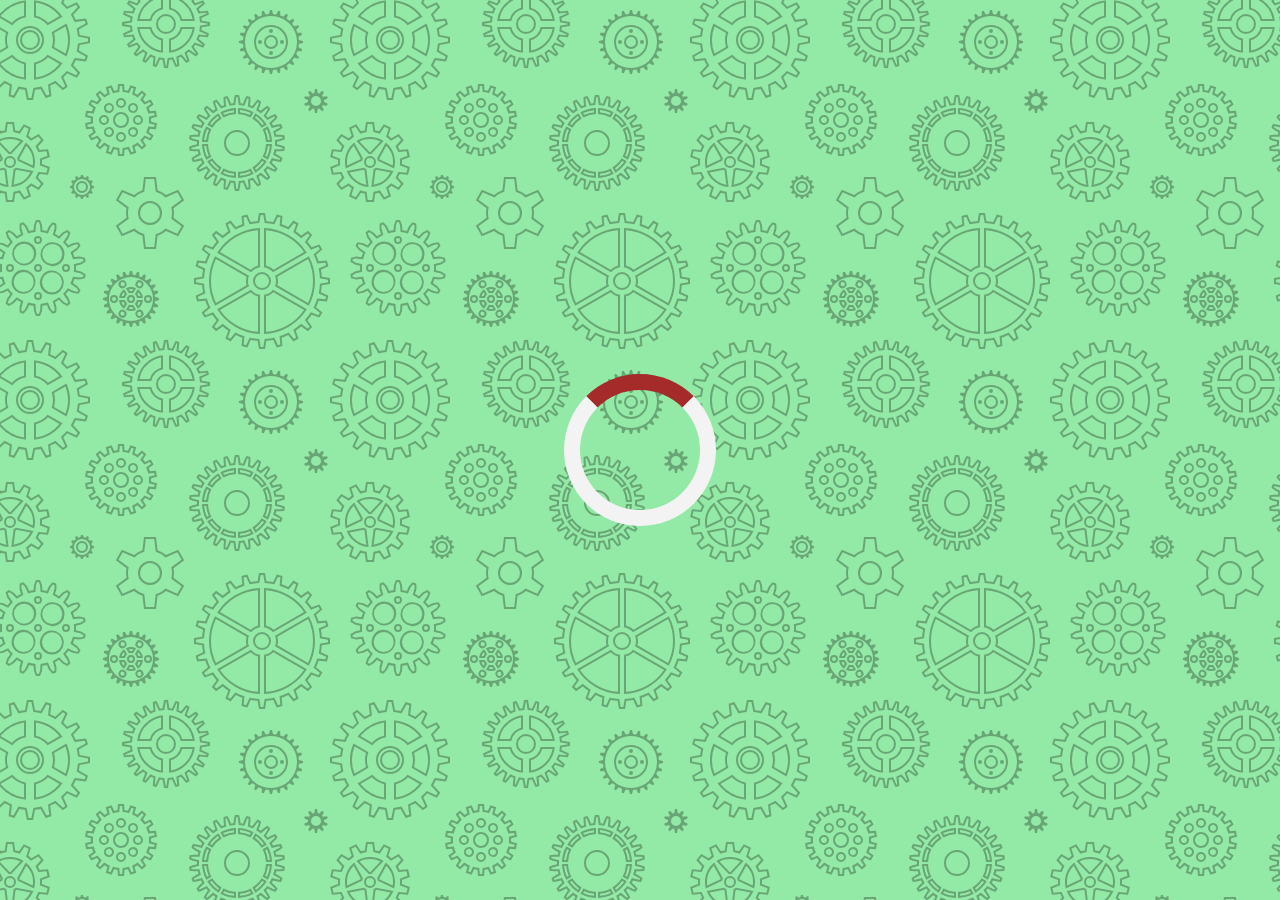
<file: 1_quote_generator/index.html>
<!DOCTYPE html>
<html lang="en">

<head>
    <meta charset="UTF-8">
    <meta http-equiv="X-UA-Compatible" content="IE=edge">
    <meta name="viewport" content="width=device-width, initial-scale=1.0">
    <title>Quotes</title>
    <!-- font awesome library -->
    <link rel="stylesheet" href="https://cdnjs.cloudflare.com/ajax/libs/font-awesome/6.2.1/css/all.min.css"
        integrity="sha512-MV7K8+y+gLIBoVD59lQIYicR65iaqukzvf/nwasF0nqhPay5w/9lJmVM2hMDcnK1OnMGCdVK+iQrJ7lzPJQd1w=="
        crossorigin="anonymous" referrerpolicy="no-referrer" />
    <!-- stylesheet -->
    <link rel="stylesheet" href="style.css">
</head>

<body>

    <div class="quote-container" id="quote-generator">
        <!-- Quote  -->
        <div class="quote-text">
            <i class="fas fa-quote-left"></i>
            <!-- dynamically added by JS -->
            <span id="quote"></span>
        </div>
        <!-- Author -->
        <div class="quote-author">
            <!-- dynamically added by JS -->
            <span id="author"></span>
        </div>

        <!-- Buttons -->
        <div class="button-container">
            <button class="twitter-button" id="twitter" title="Tweet This!">
                <i class="fab fa-twitter"></i>
            </button>
            <button id="new-quote">New Quote</button>
        </div>
    </div>
    <!-- Loader -->
    <!-- <div class="loader" id="loader"></div> -->
    <!-- <div class="lds-dual-ring" id="loader"></div> -->
    <div class="loader" id="loader"></div>
    <!-- Script -->
    <script src="quotes.js"></script>
    <script src="script.js"></script>

</body>

</html>

<!-- heropatterns.com help to choose the patterns  background image -->
</file>
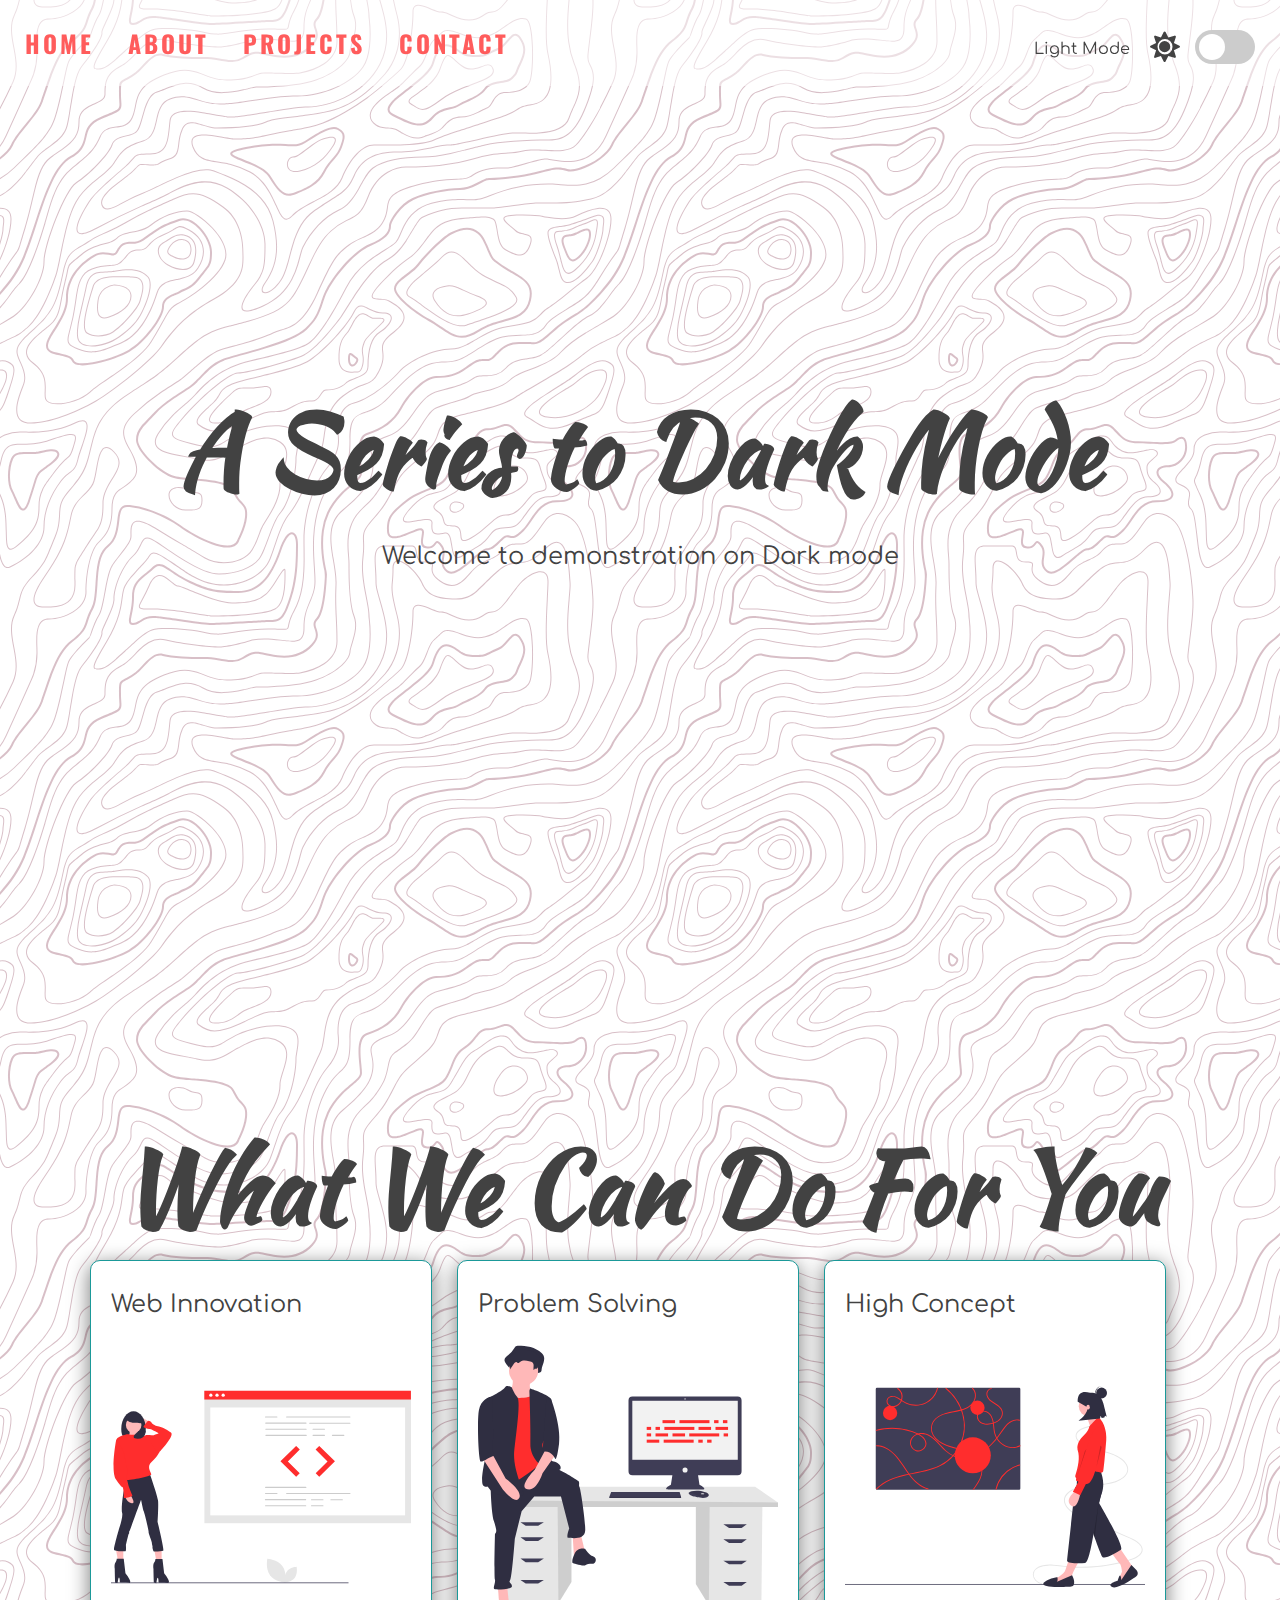
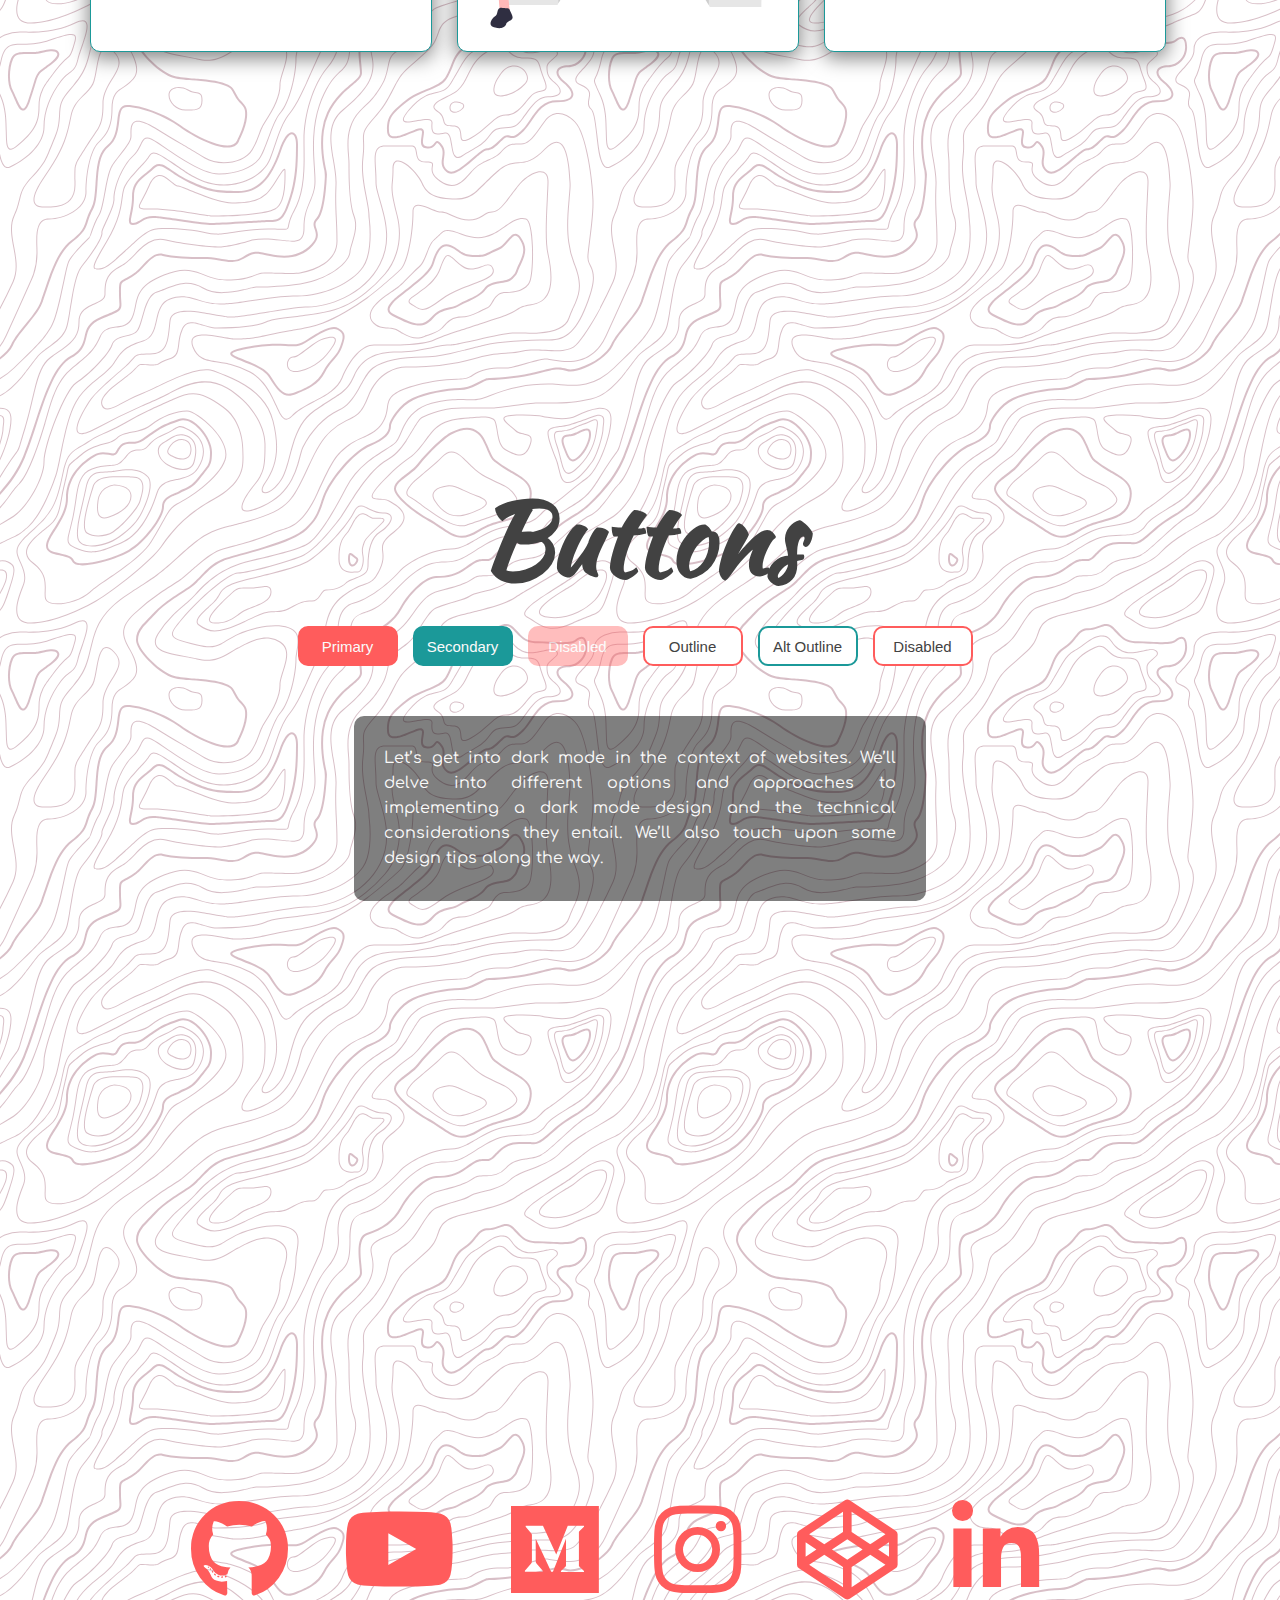
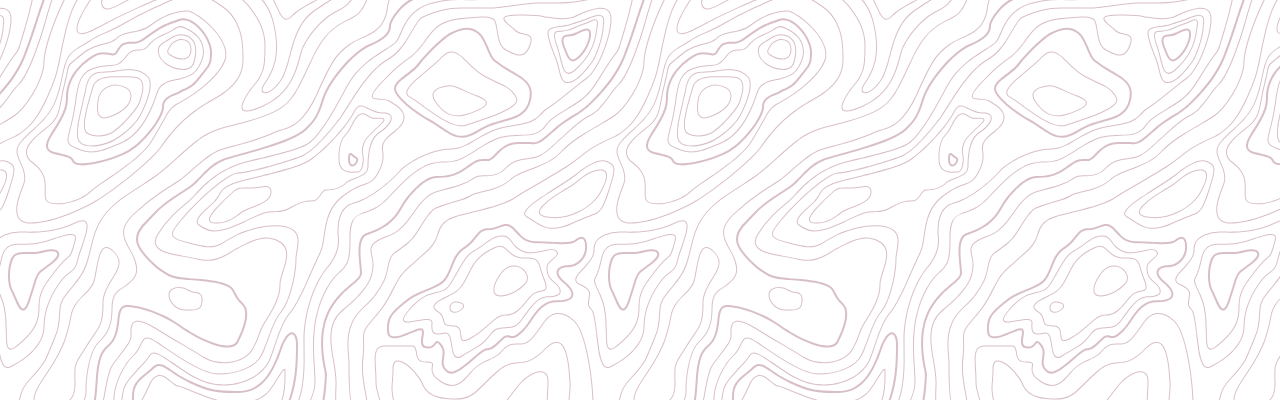
<file: 2_dark_mode/index.html>
<!DOCTYPE html>
<html lang="en">

<head>
    <meta charset="UTF-8">
    <meta name="viewport" content="width=device-width, initial-scale=1.0">
    <title>Dark Mode</title>
    <link rel="icon" type="image/png" href="favicon.png">
    <link rel="stylesheet" href="https://cdnjs.cloudflare.com/ajax/libs/font-awesome/5.10.2/css/all.min.css" />
    <link rel="stylesheet" href="style.css">
</head>

<body>
    <!-- Dark mode toggle switch -->
    <div class="theme-switch-wrapper">
        <span id="toggle-icon">
            <span class="toggle-text">Light Mode </span>
            <i class="fas fa-sun"></i>
        </span>

        <label class="theme-switch">
            <input type="checkbox">
            <div class="slider round"></div>
        </label>
    </div>
    <!-- Navigation -->
    <nav id="nav">
        <!-- # symbol accesses id of sections -->
        <a href="#home">HOME</a>
        <a href="#about">ABOUT</a>
        <a href="#projects">PROJECTS</a>
        <a href="#contact">CONTACT</a>
    </nav>
    <!-- home Section -->
    <section id="home">
        <div class="title-group">
            <h1>A Series to Dark Mode</h1>
            <h2>Welcome to demonstration on Dark mode </h2>
        </div>
    </section>
    <!-- About Section -->
    <section id="about">
        <h1>What We Can Do For You</h1>
        <div class="about-container">
            <div class="image-container">
                <h2>Web Innovation</h2>
                <img src="img/undraw_proud_coder_light.svg" alt="Coder" id="image1">
            </div>

            <div class="image-container">
                <h2>Problem Solving</h2>
                <img src="img/undraw_feeling_proud_light.svg" alt="Coder" id="image2">
            </div>

            <div class="image-container">
                <h2>High Concept</h2>
                <img src="img/undraw_conceptual_idea_light.svg " alt="Coder" id="image3">
            </div>

        </div>
    </section>
    <!-- Project Section -->
    <section id="projects">
        <h1>Buttons</h1>
        <div class="buttons">
            <button class="primary">Primary</button>
            <button class="secondary">Secondary</button>
            <button class="primary" disabled>Disabled</button>
            <button class="outline">Outline</button>
            <button class="secondary outline">Alt Outline</button>
            <button class="outline">Disabled</button>
        </div>
        <div class="text-box" id="text-box">
            <p>Let’s get into dark mode in the context of websites. We’ll delve into different options and approaches to
                implementing a dark mode design and the technical considerations they entail. We’ll also touch upon some
                design tips along the way.
            </p>
        </div>
    </section>
    <!-- Contact Section -->
    <section id="contact">
        <div class="social-icons">
            <i class="fab fa-github"></i>
            <i class="fab fa-youtube"></i>
            <i class="fab fa-medium"></i>
            <i class="fab fa-instagram"></i>
            <i class="fab fa-codepen"></i>
            <i class="fab fa-linkedin-in"></i>
        </div>
    </section>
    <!-- Script -->
    <script src="script.js"></script>
</body>

</html>
</file>
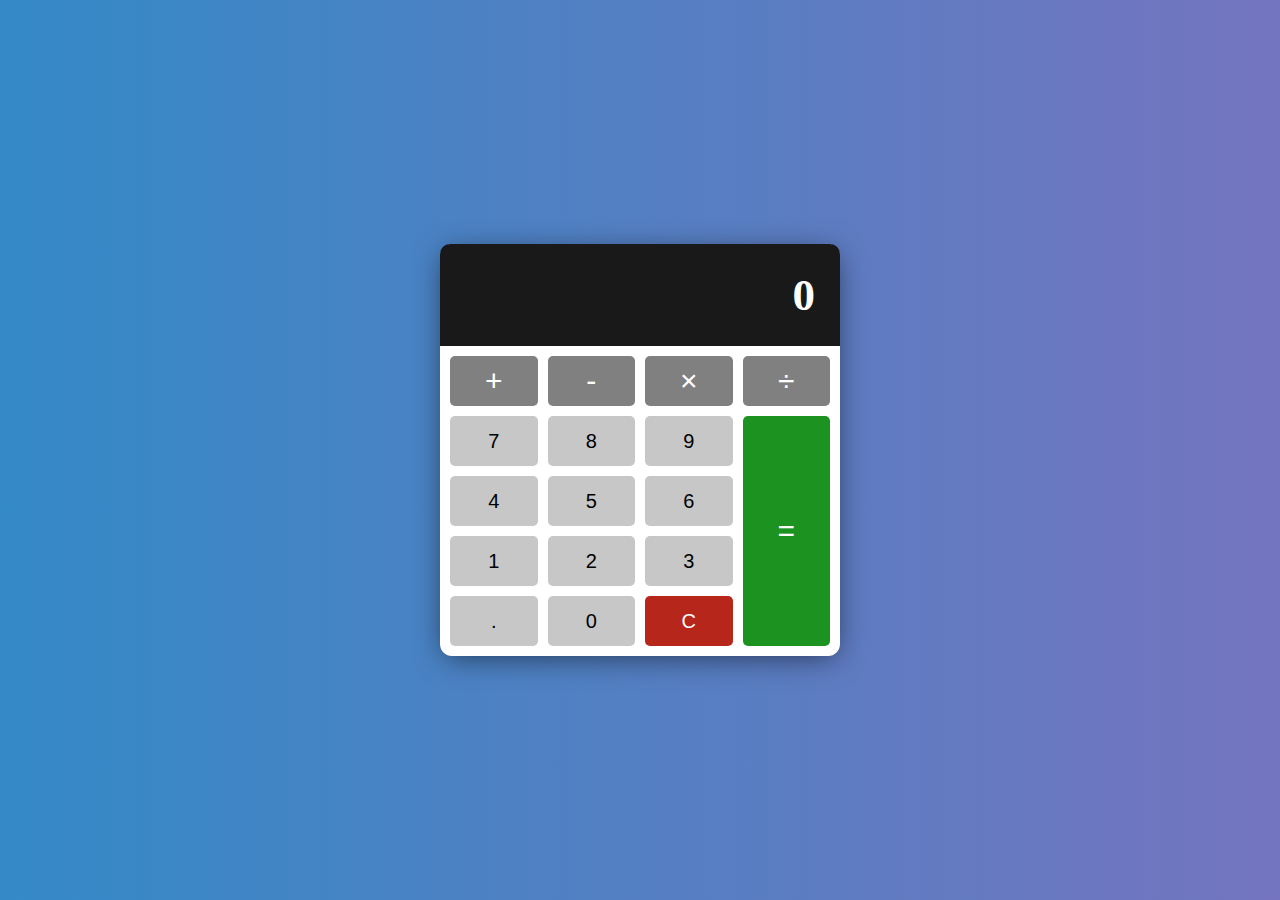
<file: 3_calculator/index.html>
<!DOCTYPE html>
<html lang="en">

<head>
    <meta charset="UTF-8">
    <meta name="viewport" content="width=device-width, initial-scale=1.0">
    <title>Calculator</title>
    <!-- <link rel="icon" type="image/png" href="favicon.png"> -->
    <link rel="stylesheet" href="https://cdnjs.cloudflare.com/ajax/libs/font-awesome/5.10.2/css/all.min.css" />
    <link rel="stylesheet" href="style.css">
</head>

<body>
    <!-- Calculator -->
    <div class="calculator">
        <!-- Display -->
        <div class="calculator-display">
            <h1>0</h1>
        </div>
        <!-- Buttons -->
        <div class="calculator-buttons">
            <button class="operator" value="+">+</button>
            <button class="operator" value="-">-</button>
            <button class="operator" value="*">×</button>
            <button class="operator" value="/">÷</button>
            <button value="7">7</button>
            <button value="8">8</button>
            <button value="9">9</button>
            <button value="4">4</button>
            <button value="5">5</button>
            <button value="6">6</button>
            <button value="1">1</button>
            <button value="2">2</button>
            <button value="3">3</button>
            <button class="decimal" value=".">.</button>
            <button value="0">0</button>
            <button class="clear" id="clear-btn">C</button>
            <button class="equal-sign operator" value="=">=</button>
        </div>
    </div>
    <!-- text highlight -->

    <!-- <div class="card">
        <img src="profile.svg" alt="Mr. Kim" style="width:50% ">
        <div class="container">
            <h4><b>North Korean Dev!</b></h4>
            <p>Software Engineer</ीइp>
        </div>
    </div> -->
    <!-- Script -->
    <script src="script.js"></script>
</body>

</html>
</file>
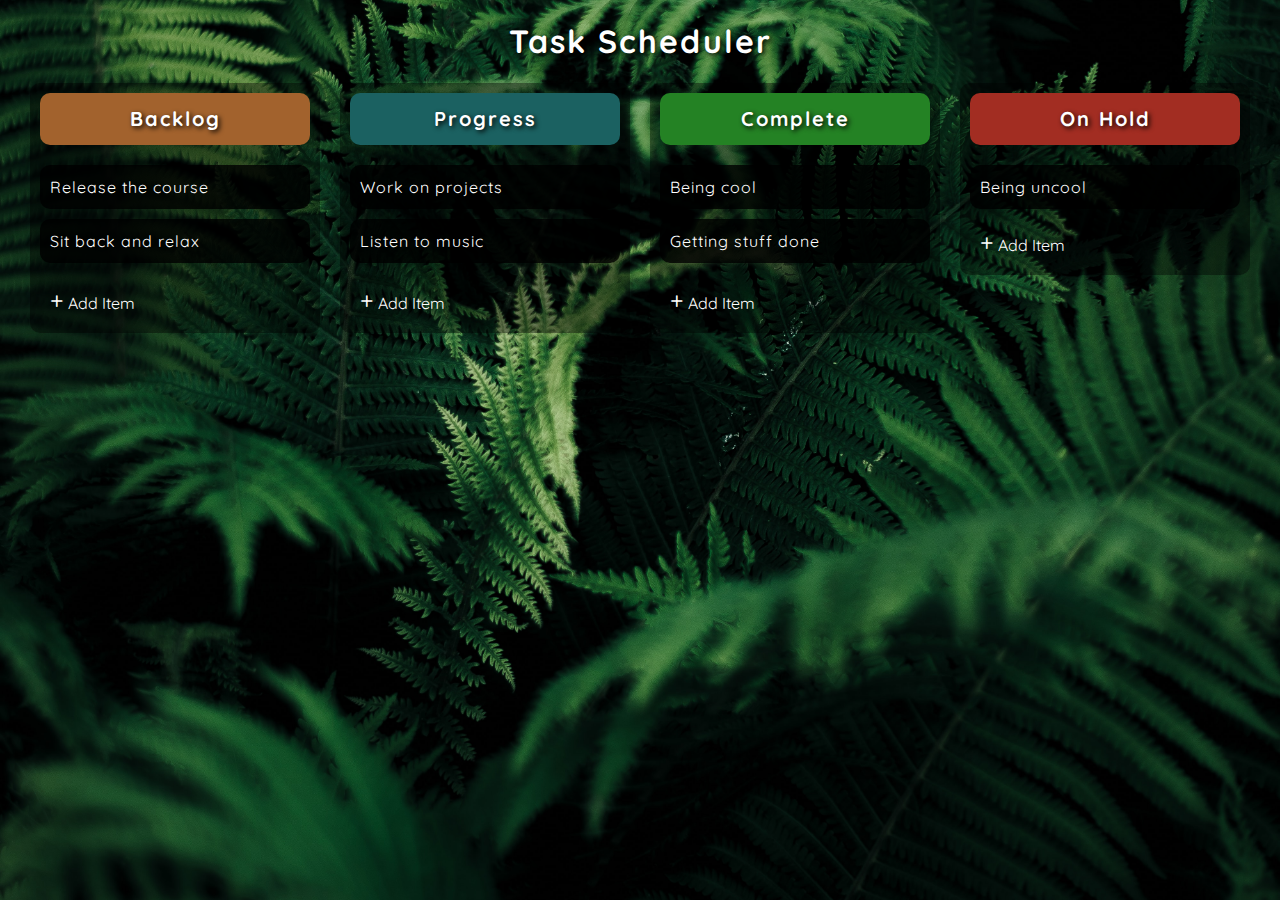
<file: 6_notion/index.html>
<!DOCTYPE html>
<html lang="en">

<head>
    <meta charset="UTF-8">
    <meta name="viewport" content="width=device-width, initial-scale=1.0">
    <title>Drag and Drop</title>
    <link rel="icon" type="image/png" href="">
    <link rel="stylesheet" href="style.css">
</head>

<body>
    <h1 class="main-title">Task Scheduler</h1>
    <!-- Drag Container -->
    <div class="drag-container">
        <!-- parent onordered list -->
        <ul class="drag-list">
            <!-- Backlog Column 1-->
            <li class="drag-column backlog-column">
                <span class="header">
                    <h1>Backlog</h1>
                </span>
                <!-- Backlog Content -->
                <div id="backlog-content" class="custom-scroll">
                    <ul class="drag-item-list" id="backlog-list" ondrop="drop(event)" ondragover="allowDrop(event)"
                        ondragenter="dragEnter(0)">
                        <!-- above 0 indicate which column is accpecting the drag -->
                        <li class="drag-item">Testing</li>
                        <li class="drag-item">Testing</li>
                        <li class="drag-item">Testing</li>
                    </ul>
                </div>
                <!-- Add Button Group -->
                <div class="add-btn-group">
                    <div class="add-btn" onclick="showInputBox(0)">
                        <span class="plus-sign"> + </span>
                        <span>Add Item</span>
                    </div>
                    <div class="add-btn solid" onclick="hideInputBox(0)">
                        <span>Save Item</span>
                    </div>
                </div>
                <div class="add-container">
                    <div class="add-item" contenteditable="true">
                    </div>
                </div>
            </li>

            <!-- ********************************************* -->
            <!-- Progress Column 2nd -->
            <li class="drag-column progress-column">
                <span class="header">
                    <h1>Progress</h1>
                </span>
                <!-- Progress Content -->
                <div id="progress-content" class="custom-scroll">
                    <ul class="drag-item-list" id="progress-list" ondrop="drop(event)" ondragover="allowDrop(event)"
                        ondragenter="dragEnter(1)">
                        <li class="drag-item">Testing</li>
                        <li class="drag-item">Testing</li>
                        <li class="drag-item">Testing</li>
                    </ul>
                </div>
                <!-- Add Button Group -->
                <div class="add-btn-group">
                    <div class="add-btn" onclick="showInputBox(1)">
                        <span class="plus-sign"> + </span>
                        <span>Add Item</span>
                    </div>
                    <div class="add-btn solid" onclick="hideInputBox(1)">
                        <span>Save Item</span>
                    </div>
                </div>
                <div class="add-container">
                    <div class="add-item" contenteditable="true">

                    </div>
                </div>
            </li>
            <!-- ******************************************************** -->
            <!-- Complete Column 3rd -->
            <li class="drag-column complete-column">
                <span class="header">
                    <h1>Complete</h1>
                </span>
                <!-- Complete Content -->
                <div id="complete-content" class="custom-scroll">
                    <ul class="drag-item-list" id="complete-list" ondrop="drop(event)" ondragover="allowDrop(event)"
                        ondragenter="dragEnter(2)">
                        <li class="drag-item">Testing</li>
                        <li class="drag-item">Testing</li>
                        <li class="drag-item">Testing</li>
                    </ul>
                </div>
                <!-- Add Button Group -->
                <div class="add-btn-group">
                    <div class="add-btn" onclick="showInputBox(2)">
                        <span class="plus-sign"> + </span>
                        <span>Add Item</span>
                    </div>
                    <div class="add-btn solid" onclick="hideInputBox(2)">
                        <span>Save Item</span>
                    </div>
                </div>
                <div class="add-container">
                    <div class="add-item" contenteditable="true">
                    </div>
                </div>
            </li>
            <!-- ******************************************************** -->
            <!-- ******************************************************** -->
            <!-- hold on  4th -->
            <li class="drag-column on-hold-column">
                <span class="header">
                    <h1>On Hold</h1>
                </span>
                <!-- Hold on -->
                <div id="on-hold-content" class="custom-scroll">
                    <ul class="drag-item-list" id="on-hold-list" ondrop="drop(event)" ondragover="allowDrop(event)"
                        ondragenter="dragEnter(3)">
                        <li class="drag-item">Testing</li>
                        <li class="drag-item">Testing</li>
                        <li class="drag-item">Testing</li>
                        <li class="drag-item">Testing Lorem ipsum dolor sit amet consectetur adipisicing elit. Porro
                            natus ab aperiam nisi ipsa voluptas nam maiores, suscipit quas reiciendis ipsam? Cum ut
                            suscipit modi reprehenderit dolores ducimus minus vitae. Lorem ipsum dolor sit amet.
                        </li>
                    </ul>
                </div>
                <!-- Add Button Group -->
                <div class="add-btn-group">
                    <div class="add-btn" onclick="showInputBox(3)">
                        <span class="plus-sign"> + </span>
                        <span>Add Item</span>
                    </div>
                    <div class="add-btn solid" onclick="hideInputBox(3)">
                        <span>Save Item</span>
                    </div>
                </div>
                <div class="add-container">
                    <div class="add-item" contenteditable="true">
                    </div>
                </div>
            </li>
        </ul>
    </div>
    <!-- Script -->
    <script src="script.js"></script>
</body>

</html>

<!-- {Project Task Schedular Accomplished} -->
</file>
<file: 1_quote_generator/style.css>
@import url("https://fonts.googleapis.com/css2?family=Dosis:wght@400;500;700&family=Poppins:ital,wght@0,100;0,200;0,300;0,400;0,500;0,600;0,700;1,900&display=swap");

html {
  box-sizing: border-box;
}

body {
  margin: 0;
  min-height: 100vh;
  background-color: #fff;
  background-color: #93eaa6;
  font-family: "Dosis500", sans-serif;
  /* font-size: 40px; */
  /* font-weight: 400; */
  background-image: url("data:image/svg+xml,%3Csvg xmlns='http://www.w3.org/2000/svg' width='360' height='360' viewBox='0 0 360 360'%3E%3Cpath fill='%23000000' fill-opacity='0.29' d='M0 85.02l4.62-4.27a49.09 49.09 0 0 0 7.33 3.74l-1.2 10.24 2.66.87 5.05-9c2.62.65 5.34 1.08 8.12 1.28L28.6 98h2.8l2.02-10.12c2.74-.2 5.46-.62 8.12-1.28l5.05 8.99 2.66-.86-1.2-10.24c2.55-1.03 5-2.29 7.33-3.74l7.58 7 2.26-1.65-4.3-9.38a48.3 48.3 0 0 0 5.8-5.8l9.38 4.3 1.65-2.26-7-7.58a49.09 49.09 0 0 0 3.74-7.33l10.24 1.2.87-2.66-9-5.05a48.07 48.07 0 0 0 1.28-8.12L88 41.4v-2.8l-10.12-2.02c-.2-2.74-.62-5.46-1.28-8.12l8.99-5.05-.86-2.66-10.24 1.2c-1.03-2.55-2.29-5-3.74-7.33l7-7.58-1.65-2.26-9.38 4.3a48.3 48.3 0 0 0-5.8-5.8L62.42 0h2.16l-1.25 2.72a50.31 50.31 0 0 1 3.95 3.95l9.5-4.36 3.52 4.85-7.08 7.68c.94 1.6 1.79 3.27 2.54 4.98l10.38-1.21 1.85 5.7-9.11 5.12c.39 1.8.68 3.65.87 5.52L90 37v6l-10.25 2.05a49.9 49.9 0 0 1-.87 5.52l9.11 5.12-1.85 5.7-10.38-1.21c-.75 1.7-1.6 3.37-2.54 4.98l7.08 7.68-3.52 4.85-9.5-4.36a50.31 50.31 0 0 1-3.95 3.95l4.36 9.5-4.85 3.52-7.68-7.08c-1.6.94-3.27 1.79-4.98 2.54l1.21 10.38-5.7 1.85-5.12-9.11c-1.8.39-3.65.68-5.52.87L33 100h-6l-2.05-10.25a49.9 49.9 0 0 1-5.52-.87l-5.12 9.11-5.7-1.85 1.21-10.38c-1.7-.75-3.37-1.6-4.98-2.54L0 87.68v-2.66zM0 52.7V27.3l8.38 4.84a22.96 22.96 0 0 0 0 15.72L0 52.7zm0-39.16A39.91 39.91 0 0 1 26 .2v17.15a22.98 22.98 0 0 0-13.62 7.86L0 18.06v-4.52zm0 52.92v-4.52l12.38-7.15A22.98 22.98 0 0 0 26 62.65V79.8A39.91 39.91 0 0 1 0 66.46zM34 79.8V62.65a22.98 22.98 0 0 0 13.62-7.86l14.85 8.58A39.97 39.97 0 0 1 34 79.8zm32.48-23.36l-14.86-8.58a22.96 22.96 0 0 0 0-15.72l14.86-8.58A39.86 39.86 0 0 1 70 40a39.9 39.9 0 0 1-3.52 16.44zm-4.01-39.8L47.62 25.2A22.98 22.98 0 0 0 34 17.35V.2a39.97 39.97 0 0 1 28.47 16.43v.01zM0 50.38l5.98-3.45a25.01 25.01 0 0 1 0-13.88L0 29.6v20.78zm.5-34.35l11.48 6.63c3.27-3.4 7.44-5.8 12.02-6.94V2.47A37.96 37.96 0 0 0 .5 16.04v-.01zm0 47.92A37.96 37.96 0 0 0 24 77.53V64.28a24.97 24.97 0 0 1-12.02-6.95L.5 63.96v-.01zM36 77.53a37.96 37.96 0 0 0 23.5-13.57l-11.48-6.63A24.97 24.97 0 0 1 36 64.28v13.25zm29.5-23.96a37.91 37.91 0 0 0 0-27.14l-11.48 6.63a25.01 25.01 0 0 1 0 13.88l11.49 6.63h-.01zm-6-37.53A37.96 37.96 0 0 0 36 2.47v13.25c4.66 1.15 8.8 3.6 12.02 6.95l11.48-6.63zM30 54a14 14 0 1 1 0-28 14 14 0 0 1 0 28zm0-2a12 12 0 1 0 0-24 12 12 0 0 0 0 24zm0-2a10 10 0 1 1 0-20 10 10 0 0 1 0 20zm0-2a8 8 0 1 0 0-16 8 8 0 0 0 0 16zm77.47 45.17l-1.62-5.97 5.67-2.06 2.61 5.64c1.09-.25 2.2-.44 3.33-.58l.52-6.2h6.04l.52 6.2c1.13.14 2.24.33 3.33.58l2.6-5.64 5.68 2.06-1.62 5.97c1.02.51 2 1.07 2.95 1.69l4.35-4.38 4.62 3.88-3.53 5c.8.84 1.53 1.71 2.23 2.62l5.52-2.6 3.02 5.23-4.98 3.46c.46 1.06.86 2.14 1.2 3.25l6.02-.54 1.05 5.94-5.84 1.54c.07 1.16.07 2.32 0 3.48l5.84 1.54-1.05 5.94-6.02-.54c-.34 1.1-.74 2.2-1.2 3.25l4.98 3.46-3.02 5.22-5.52-2.6c-.7.92-1.44 1.8-2.23 2.62l3.53 5-4.62 3.89-4.35-4.38a30.2 30.2 0 0 1-2.95 1.69l1.62 5.97-5.67 2.06-2.61-5.64c-1.09.25-2.2.44-3.33.58l-.52 6.2h-6.04l-.52-6.2a30.27 30.27 0 0 1-3.33-.58l-2.6 5.64-5.68-2.06 1.62-5.97c-1.01-.5-2-1.07-2.95-1.69l-4.35 4.38-4.62-3.88 3.53-5a32.5 32.5 0 0 1-2.23-2.62l-5.52 2.6-3.02-5.23 4.98-3.46a29.66 29.66 0 0 1-1.2-3.25l-6.02.54-1.05-5.94 5.84-1.54a30.28 30.28 0 0 1 0-3.48l-5.84-1.54 1.05-5.94 6.02.54c.34-1.1.74-2.2 1.2-3.25l-4.98-3.46 3.02-5.22 5.52 2.6c.7-.92 1.44-1.8 2.23-2.62l-3.53-5 4.62-3.89 4.35 4.38a30.2 30.2 0 0 1 2.95-1.69zm15.2-1.12l-.5-6.05h-2.34l-.5 6.05c-2.18.13-4.3.5-6.32 1.1l-2.54-5.5-2.2.8 1.6 5.85a27.97 27.97 0 0 0-5.56 3.21l-4.27-4.3-1.79 1.5 3.5 4.95a28.14 28.14 0 0 0-4.12 4.92l-5.5-2.59-1.16 2.02 4.98 3.46a27.8 27.8 0 0 0-2.2 6.03l-6.03-.55-.4 2.3 5.86 1.54a28.3 28.3 0 0 0 0 6.42l-5.87 1.55.4 2.3 6.05-.56a27.8 27.8 0 0 0 2.2 6.03l-5 3.47 1.17 2.02 5.49-2.59a28.14 28.14 0 0 0 4.12 4.92l-3.5 4.96 1.79 1.5 4.27-4.31a27.97 27.97 0 0 0 5.56 3.21l-1.6 5.85 2.2.8 2.54-5.5c2.02.6 4.14.97 6.32 1.1l.5 6.05h2.34l.5-6.05c2.18-.13 4.3-.5 6.32-1.1l2.54 5.5 2.2-.8-1.6-5.85a27.97 27.97 0 0 0 5.56-3.21l4.27 4.3 1.79-1.5-3.5-4.95a28.14 28.14 0 0 0 4.12-4.92l5.5 2.59 1.16-2.02-4.98-3.46a27.8 27.8 0 0 0 2.2-6.03l6.03.55.4-2.3-5.86-1.54a28.3 28.3 0 0 0 0-6.42l5.87-1.55-.4-2.3-6.05.56a27.8 27.8 0 0 0-2.2-6.03l4.99-3.46-1.17-2.02-5.49 2.59a28.14 28.14 0 0 0-4.12-4.92l3.5-4.96-1.79-1.5-4.27 4.31a27.97 27.97 0 0 0-5.56-3.21l1.6-5.85-2.2-.8-2.54 5.5c-2.02-.6-4.14-.97-6.32-1.1l.01-.01zM121 128a8 8 0 1 1 0-16 8 8 0 0 1 0 16zm0-2a6 6 0 1 0 0-12 6 6 0 0 0 0 12zm0-18a5 5 0 1 1 0-10 5 5 0 0 1 0 10zm8.49 3.51a5 5 0 1 1 6.95-7.2 5 5 0 0 1-6.95 7.2zM133 120a5 5 0 1 1 10 0 5 5 0 0 1-10 0zm-3.51 8.49a5 5 0 1 1 7.2 6.95 5 5 0 0 1-7.2-6.95zM121 132a5 5 0 1 1 0 10 5 5 0 0 1 0-10zm-8.49-3.51a5 5 0 1 1-6.95 7.2 5 5 0 0 1 6.95-7.2zM109 120a5 5 0 1 1-10 0 5 5 0 0 1 10 0zm3.51-8.49a5 5 0 1 1-7.2-6.95 5 5 0 0 1 7.2 6.95zM121 106a3 3 0 1 0 0-6 3 3 0 0 0 0 6zm9.9 4.1a3 3 0 1 0 4.39-4.09 3 3 0 0 0-4.39 4.09zm4.1 9.9a3 3 0 1 0 6 0 3 3 0 0 0-6 0zm-4.1 9.9a3 3 0 1 0 4.09 4.39 3 3 0 0 0-4.09-4.39zM121 134a3 3 0 1 0 0 6 3 3 0 0 0 0-6zm-9.9-4.1a3 3 0 1 0-4.39 4.09 3 3 0 0 0 4.39-4.09zM107 120a3 3 0 1 0-6 0 3 3 0 0 0 6 0zm4.1-9.9a3 3 0 1 0-4.09-4.39 3 3 0 0 0 4.09 4.39zm129.42-6.95v.01c.87.07 1.74.17 2.6.3l1.5-3.91 1.94-3.64 3.89.97v4.13l-.5 4.13c.83.28 1.64.59 2.44.93l2.42-3.43 2.76-3.07 3.54 1.88-1 4-1.49 3.89c.73.47 1.45.97 2.15 1.49l3.19-2.76 3.42-2.3 2.97 2.67-1.93 3.65-2.38 3.4c.6.64 1.2 1.3 1.76 1.99l3.68-1.94 3.85-1.48 2.29 3.28-2.7 3.11-3.12 2.82c.43.76.84 1.53 1.22 2.32l4.04-1 4.1-.5 1.43 3.73-3.37 2.37-3.7 1.98c.23.84.44 1.68.62 2.54l4.17.01 4.1.5.48 3.97-3.85 1.48-4.06 1.02c.03.87.03 1.75 0 2.62l4.06 1.02 3.85 1.48-.48 3.97-4.1.51h-4.17c-.18.86-.39 1.71-.63 2.54l3.7 1.98 3.38 2.37-1.43 3.73-4.1-.5-4.04-1c-.38.79-.79 1.56-1.22 2.32l3.13 2.82 2.7 3.11-2.3 3.28-3.85-1.48-3.68-1.95a37 37 0 0 1-1.76 2l2.38 3.41 1.93 3.64-2.97 2.67-3.42-2.3-3.19-2.76a40.1 40.1 0 0 1-2.15 1.48l1.48 3.9 1 4-3.53 1.88-2.76-3.07-2.42-3.43c-.8.33-1.61.65-2.45.93l.5 4.13v4.13l-3.88.97-1.94-3.65-1.5-3.9c-.86.13-1.73.23-2.6.31L240 187l-1 4h-4l-1-4-.52-4.16a37.6 37.6 0 0 1-2.6-.3l-1.5 3.91-1.94 3.64-3.89-.97v-4.13l.5-4.13c-.83-.28-1.64-.59-2.44-.93l-2.42 3.43-2.76 3.07-3.54-1.88 1-4 1.49-3.89c-.74-.47-1.45-.97-2.15-1.49l-3.19 2.76-3.42 2.3-2.97-2.67 1.93-3.65 2.38-3.4c-.61-.65-1.2-1.31-1.76-1.99l-3.68 1.94-3.85 1.48-2.29-3.28 2.7-3.11 3.12-2.82c-.43-.76-.84-1.53-1.22-2.32l-4.04 1-4.1.5-1.43-3.73 3.37-2.37 3.7-1.98c-.23-.84-.44-1.68-.62-2.54l-4.17-.01-4.1-.5-.48-3.97 3.85-1.48 4.06-1.02c-.03-.87-.03-1.75 0-2.62l-4.06-1.02-3.85-1.48.48-3.97 4.1-.51h4.17c.18-.86.39-1.71.63-2.54l-3.7-1.98-3.38-2.37 1.43-3.73 4.1.5 4.04 1c.38-.79.79-1.56 1.22-2.32l-3.13-2.82-2.7-3.11 2.3-3.28 3.85 1.48 3.68 1.95a37 37 0 0 1 1.76-2l-2.38-3.41-1.93-3.64 2.97-2.67 3.42 2.3 3.19 2.76c.7-.52 1.41-1.02 2.15-1.48l-1.48-3.9-1-4 3.53-1.88 2.76 3.07 2.42 3.43c.8-.33 1.61-.65 2.45-.93l-.5-4.13v-4.13l3.88-.97 1.94 3.65 1.5 3.9c.86-.13 1.73-.23 2.6-.31L234 99l1-4h4l1 4 .52 4.15zm-14.3 3.4c-1.83.54-3.6 1.21-5.3 2l-3.5-4.97-1.38-1.53-.88.47.5 2 2.16 5.67a38.09 38.09 0 0 0-4.66 3.22l-4.61-4-1.71-1.15-.75.67.97 1.82 3.47 4.98a38.22 38.22 0 0 0-3.79 4.28l-5.37-2.84-1.92-.74-.57.82 1.35 1.56 4.52 4.09a37.9 37.9 0 0 0-2.64 5l-5.89-1.45-2.04-.25-.36.94 1.69 1.18 5.36 2.87a37.74 37.74 0 0 0-1.35 5.5l-6.08.01-2.04.25-.12 1 1.92.73 5.9 1.5a38.54 38.54 0 0 0 0 5.65l-5.9 1.49-1.92.74.12.99 2.04.25 6.08.01c.31 1.86.77 3.7 1.35 5.5l-5.36 2.87-1.7 1.18.37.94 2.04-.25 5.9-1.46a37.9 37.9 0 0 0 2.63 5.01l-4.52 4.1-1.35 1.55.57.82 1.92-.74 5.37-2.84a38.22 38.22 0 0 0 3.8 4.28l-3.48 4.98-.97 1.82.75.67 1.7-1.15 4.62-4a38.09 38.09 0 0 0 4.66 3.22l-2.17 5.67-.5 2 .89.47 1.38-1.53 3.5-4.98c1.7.8 3.47 1.47 5.3 2l-.73 6.04v2.06l.97.24.97-1.82 2.2-5.68c1.83.36 3.7.6 5.62.68L236 187l.5 2h1l.5-2 .75-6.04a38.2 38.2 0 0 0 5.62-.68l2.2 5.68.97 1.82.97-.24v-2.06l-.73-6.03c1.83-.54 3.6-1.21 5.3-2l3.5 4.97 1.38 1.53.88-.47-.5-2-2.16-5.67a38.09 38.09 0 0 0 4.66-3.22l4.61 4 1.71 1.15.75-.67-.97-1.82-3.47-4.98a38.22 38.22 0 0 0 3.79-4.28l5.37 2.84 1.92.74.57-.82-1.35-1.56-4.52-4.09c1-1.6 1.88-3.27 2.64-5l5.89 1.45 2.04.25.36-.94-1.69-1.18-5.36-2.87a37.4 37.4 0 0 0 1.35-5.5l6.08-.01 2.04-.25.12-1-1.92-.73-5.9-1.5c.14-1.88.14-3.77 0-5.65l5.9-1.49 1.92-.74-.12-.99-2.04-.25-6.08-.01a37.4 37.4 0 0 0-1.35-5.5l5.36-2.87 1.7-1.18-.37-.94-2.04.25-5.9 1.46a37.9 37.9 0 0 0-2.63-5.01l4.52-4.1 1.35-1.55-.57-.82-1.92.74-5.37 2.84a38.22 38.22 0 0 0-3.8-4.28l3.48-4.98.97-1.82-.75-.67-1.7 1.15-4.62 4a38.09 38.09 0 0 0-4.66-3.22l2.17-5.67.5-2-.89-.47-1.38 1.53-3.5 4.98c-1.7-.8-3.47-1.47-5.3-2l.73-6.04v-2.06l-.97-.24-.97 1.82-2.2 5.68c-1.83-.36-3.7-.6-5.62-.68L238 99l-.5-2h-1l-.5 2-.75 6.04c-1.92.09-3.8.32-5.62.68l-2.2-5.68-.97-1.82-.97.24v2.06l.73 6.03zm-5.85 5.65A34.82 34.82 0 0 1 236 108v6a28.8 28.8 0 0 0-12.63 3.39l-3-5.2v.01zm2.8.83l1 1.74a30.8 30.8 0 0 1 9.83-2.63v-2.01a32.8 32.8 0 0 0-10.83 2.9zm-4.53.17l3 5.2a29.12 29.12 0 0 0-9.24 9.24l-5.2-3a35.18 35.18 0 0 1 11.44-11.44zm-.67 2.84a33.19 33.19 0 0 0-7.93 7.93l1.74 1a31.18 31.18 0 0 1 7.2-7.2l-1.01-1.73zm-11.77 10.33h-.01l5.2 3A28.8 28.8 0 0 0 208 142h-6a34.82 34.82 0 0 1 4.2-15.63zm.83 2.8a32.8 32.8 0 0 0-2.9 10.83h2.01a30.8 30.8 0 0 1 2.63-9.83l-1.74-1zM202.01 144h6.01c.15 4.41 1.3 8.73 3.38 12.63l-5.2 3a34.82 34.82 0 0 1-4.19-15.63zm2.12 2a32.8 32.8 0 0 0 2.9 10.84l1.74-1a30.8 30.8 0 0 1-2.63-9.84h-2.01zm3.07 15.36l5.2-3c2.34 3.74 5.5 6.9 9.24 9.24l-3 5.2a35.18 35.18 0 0 1-11.44-11.44zm2.84.67a33.19 33.19 0 0 0 7.93 7.93l1-1.74a31.18 31.18 0 0 1-7.2-7.2l-1.73 1.01zm10.33 11.77v.01l3-5.2A28.85 28.85 0 0 0 236 172v6a34.82 34.82 0 0 1-15.63-4.2zm2.8-.83a32.8 32.8 0 0 0 10.83 2.9v-2.01a30.8 30.8 0 0 1-9.83-2.63l-1 1.74zm14.83 5.02v-6.01c4.41-.15 8.73-1.3 12.63-3.38l3 5.2a34.82 34.82 0 0 1-15.63 4.19zm2-2.12a32.8 32.8 0 0 0 10.84-2.9l-1-1.74a30.8 30.8 0 0 1-9.84 2.63v2.01zm15.36-3.07l-3-5.2c3.74-2.34 6.9-5.5 9.24-9.24l5.2 3a35.18 35.18 0 0 1-11.44 11.44zm.67-2.84a33.19 33.19 0 0 0 7.93-7.93l-1.74-1a31.18 31.18 0 0 1-7.2 7.2l1.01 1.73zm11.77-10.33h.01l-5.2-3A28.85 28.85 0 0 0 266 144h6a34.82 34.82 0 0 1-4.2 15.63zm-.83-2.8a32.8 32.8 0 0 0 2.9-10.83h-2.01a30.8 30.8 0 0 1-2.63 9.83l1.74 1zm5.02-14.83h-6.01a28.85 28.85 0 0 0-3.38-12.63l5.2-3a34.82 34.82 0 0 1 4.19 15.63zm-2.12-2a32.8 32.8 0 0 0-2.9-10.84l-1.74 1a30.8 30.8 0 0 1 2.63 9.84h2.01zm-3.07-15.36l-5.2 3a29.12 29.12 0 0 0-9.24-9.24l3-5.2a35.18 35.18 0 0 1 11.44 11.44zm-2.84-.67a33.19 33.19 0 0 0-7.93-7.93l-1 1.74a31.18 31.18 0 0 1 7.2 7.2l1.73-1.01zM238 108a34.82 34.82 0 0 1 15.63 4.19l-3 5.2a28.85 28.85 0 0 0-12.63-3.38V108zm12.84 5.02a32.8 32.8 0 0 0-10.84-2.9v2.01a30.8 30.8 0 0 1 9.83 2.63l1-1.74h.01zM237 156a13 13 0 1 1 0-26 13 13 0 0 1 0 26zm0-2a11 11 0 1 0 0-22 11 11 0 0 0 0 22zM137.54 0h56.92l-.74 1.03c.57.7 1.12 1.4 1.64 2.14l7.75-2.9 2 3.46-6.38 5.25c.37.82.72 1.65 1.03 2.5l8.22-.8 1.04 3.86-7.52 3.43c.15.88.26 1.77.35 2.67L210 22v4l-8.15 1.36c-.09.9-.2 1.8-.35 2.67l7.52 3.43-1.04 3.86-8.22-.8c-.31.85-.66 1.68-1.03 2.5l6.38 5.25-2 3.46-7.75-2.9c-.52.74-1.07 1.45-1.64 2.14l4.8 6.73-2.82 2.83-6.73-4.8c-.7.56-1.4 1.11-2.14 1.63l2.9 7.75-3.46 2-5.25-6.38c-.82.37-1.65.72-2.5 1.03l.8 8.22-3.86 1.04-3.43-7.52c-.88.15-1.77.26-2.67.35L168 68h-4l-1.36-8.15c-.9-.09-1.8-.2-2.67-.35l-3.43 7.52-3.86-1.04.8-8.22c-.85-.31-1.68-.66-2.5-1.03l-5.25 6.38-3.46-2 2.9-7.75a36.15 36.15 0 0 1-2.14-1.64l-6.73 4.8-2.83-2.82 4.8-6.73c-.56-.7-1.11-1.4-1.63-2.14l-7.75 2.9-2-3.46 6.38-5.25c-.37-.82-.72-1.65-1.03-2.5l-8.22.8-1.04-3.86 7.52-3.43c-.15-.88-.26-1.77-.35-2.67L122 26v-4l8.15-1.36c.09-.9.2-1.8.35-2.67l-7.52-3.43 1.04-3.86 8.22.8c.31-.85.66-1.68 1.03-2.5l-6.38-5.25 2-3.46 7.75 2.9c.52-.74 1.07-1.45 1.64-2.14L137.54 0zm2.43 0l.83 1.17a34.14 34.14 0 0 0-3.38 4.4l-7.63-2.86-.33.58 6.29 5.18a33.79 33.79 0 0 0-2.13 5.12l-8.1-.78-.18.64 7.42 3.37a34.02 34.02 0 0 0-.72 5.5L124 23.68v.66l8.04 1.34c.1 1.88.33 3.72.72 5.5l-7.42 3.38.18.64 8.1-.78a33.88 33.88 0 0 0 2.13 5.12l-6.29 5.18.33.58 7.63-2.86c1 1.56 2.14 3.03 3.38 4.4l-4.73 6.63.47.47 6.63-4.73a34.14 34.14 0 0 0 4.4 3.38l-2.86 7.63.58.33 5.18-6.29c1.63.84 3.35 1.56 5.12 2.13l-.78 8.1.64.18 3.37-7.42c1.79.39 3.63.63 5.5.72l1.35 8.04h.66l1.34-8.04c1.88-.1 3.72-.33 5.5-.72l3.38 7.42.64-.18-.78-8.1a33.88 33.88 0 0 0 5.12-2.13l5.18 6.29.58-.33-2.86-7.63c1.56-1 3.03-2.14 4.4-3.38l6.63 4.73.47-.47-4.73-6.63a34.14 34.14 0 0 0 3.38-4.4l7.63 2.86.33-.58-6.29-5.18a33.79 33.79 0 0 0 2.13-5.12l8.1.78.18-.64-7.42-3.37c.39-1.79.63-3.63.72-5.5l8.04-1.35v-.66l-8.04-1.34c-.1-1.88-.33-3.72-.72-5.5l7.42-3.38-.18-.64-8.1.78a33.79 33.79 0 0 0-2.13-5.12l6.29-5.18-.33-.58-7.63 2.86c-1-1.56-2.14-3.03-3.38-4.4l.83-1.17h-52.06V0zm-2.82 27h14.15A15.02 15.02 0 0 0 163 38.7v14.15A29.01 29.01 0 0 1 137.15 27zm12.57-27H163v9.3A15.02 15.02 0 0 0 151.3 21h-14.15a28.99 28.99 0 0 1 12.57-21zM169 52.85V38.7A15.02 15.02 0 0 0 180.7 27h14.15A29.01 29.01 0 0 1 169 52.85zM182.28 0a28.99 28.99 0 0 1 12.57 21H180.7A15.02 15.02 0 0 0 169 9.3V0h13.28zm-42.82 29A27.03 27.03 0 0 0 161 50.54V40.25A17.04 17.04 0 0 1 149.75 29h-10.29zm14.16-29a27.04 27.04 0 0 0-14.16 19h10.29A17.04 17.04 0 0 1 161 7.75V0h-7.38zM171 50.54A27.03 27.03 0 0 0 192.54 29h-10.29A17.04 17.04 0 0 1 171 40.25v10.29zM178.38 0H171v7.75A17.04 17.04 0 0 1 182.25 19h10.29a27.04 27.04 0 0 0-14.16-19zM166 34a10 10 0 1 1 0-20 10 10 0 0 1 0 20zm0-2a8 8 0 1 0 0-16 8 8 0 0 0 0 16zm-39.51 176.15l-10.67-7.95 6-10.4 12.23 5.27a23.97 23.97 0 0 1 8.4-4.86L144 177h12l1.55 13.21a23.97 23.97 0 0 1 8.4 4.86l12.23-5.27 6 10.4-10.67 7.95a24 24 0 0 1 0 9.7l10.67 7.95-6 10.4-12.23-5.27a23.97 23.97 0 0 1-8.4 4.86L156 249h-12l-1.55-13.21a23.97 23.97 0 0 1-8.4-4.86l-12.23 5.27-6-10.4 10.67-7.95a24.1 24.1 0 0 1 0-9.7zm29.25-16.4l-1.5-12.75h-8.48l-1.5 12.76c-3.75 1-7.1 2.99-9.79 5.65l-11.8-5.08-4.23 7.34 10.3 7.68c-.98 3.7-.98 7.6 0 11.3l-10.3 7.68 4.23 7.34 11.8-5.08a22.1 22.1 0 0 0 9.8 5.65l1.5 12.76h8.47l1.5-12.76c3.75-1 7.1-2.99 9.79-5.65l11.8 5.08 4.23-7.34-10.3-7.68c.98-3.7.98-7.6 0-11.3l10.3-7.68-4.23-7.34-11.8 5.08a21.98 21.98 0 0 0-9.8-5.65l.01-.01zM150 225a12 12 0 1 1 0-24 12 12 0 0 1 0 24zm0-2a10 10 0 1 0 0-20 10 10 0 0 0 0 20zm3.53 67.72l4.26.07.51 1.93-3.65 2.19c.11.63.2 1.27.25 1.92L159 298v2l-4.1 1.17c-.05.65-.14 1.29-.25 1.92l3.65 2.2-.51 1.92-4.26.07c-.22.61-.47 1.21-.74 1.8l2.96 3.05-1 1.74-4.13-1.04a24.1 24.1 0 0 1-1.18 1.54l2.07 3.72-1.42 1.42-3.72-2.07c-.5.41-1.01.8-1.54 1.18l1.04 4.13-1.74 1-3.05-2.96c-.59.27-1.19.52-1.8.74l-.07 4.26-1.93.51-2.19-3.65c-.63.11-1.27.2-1.92.25L132 327h-2l-1.17-4.1c-.65-.05-1.29-.14-1.92-.25l-2.2 3.65-1.92-.51-.07-4.26c-.61-.22-1.21-.47-1.8-.74l-3.05 2.96-1.74-1 1.04-4.13a24.1 24.1 0 0 1-1.54-1.18l-3.72 2.07-1.42-1.42 2.07-3.72c-.41-.5-.8-1.01-1.18-1.54l-4.13 1.04-1-1.74 2.96-3.05c-.27-.59-.52-1.19-.74-1.8l-4.26-.07-.51-1.93 3.65-2.19c-.11-.63-.2-1.27-.25-1.92L103 300v-2l4.1-1.17c.05-.65.14-1.29.25-1.92l-3.65-2.2.51-1.92 4.26-.07c.22-.61.47-1.21.74-1.8l-2.96-3.05 1-1.74 4.13 1.04c.38-.53.77-1.04 1.18-1.54l-2.07-3.72 1.42-1.42 3.72 2.07c.5-.41 1.01-.8 1.54-1.18l-1.04-4.13 1.74-1 3.05 2.96c.59-.27 1.19-.52 1.8-.74l.07-4.26 1.93-.51 2.19 3.65c.63-.11 1.27-.2 1.92-.25L130 271h2l1.17 4.1c.65.05 1.29.14 1.92.25l2.2-3.65 1.92.51.07 4.26c.61.22 1.21.47 1.8.74l3.05-2.96 1.74 1-1.04 4.13c.53.38 1.04.77 1.54 1.18l3.72-2.07 1.42 1.42-2.07 3.72c.41.5.8 1.01 1.18 1.54l4.13-1.04 1 1.74-2.96 3.05c.27.59.52 1.19.74 1.8zM109 299a22 22 0 1 0 44 0 22 22 0 0 0-44 0zm27.11-10.86l-3 5.22a6 6 0 0 0-4.21 0l-3.01-5.22a11.95 11.95 0 0 1 10.22 0zm1.74 1a12 12 0 0 1 5.1 8.86h-6.01a6.01 6.01 0 0 0-2.1-3.64l3-5.22h.01zm-13.7 0l3.02 5.22a6.01 6.01 0 0 0-2.1 3.64h-6.03a12 12 0 0 1 5.11-8.86zm-5.1 10.86h6.01a6.01 6.01 0 0 0 2.1 3.64l-3 5.22a12 12 0 0 1-5.12-8.86h.01zm6.84 9.86l3-5.22a6 6 0 0 0 4.21 0l3.01 5.22a11.95 11.95 0 0 1-10.22 0zm11.96-1l-3.02-5.22a6.01 6.01 0 0 0 2.1-3.64h6.03a12 12 0 0 1-5.11 8.86zm-4.68-19.62a10.04 10.04 0 0 0-4.34 0l1.05 1.82c.74-.1 1.5-.1 2.24 0l1.05-1.82zm5.2 3l-1.05 1.82c.46.59.84 1.24 1.12 1.94h2.1a9.99 9.99 0 0 0-2.17-3.76zm-14.74 0a9.99 9.99 0 0 0-2.17 3.76h2.1c.28-.7.66-1.35 1.12-1.94l-1.05-1.82zm-2.17 9.76a9.99 9.99 0 0 0 2.17 3.76l1.05-1.82a8.01 8.01 0 0 1-1.12-1.94h-2.1zm7.37 6.76c1.43.32 2.91.32 4.34 0l-1.05-1.82c-.74.1-1.5.1-2.24 0l-1.05 1.82zm9.54-3a9.99 9.99 0 0 0 2.17-3.76h-2.1c-.28.7-.66 1.35-1.12 1.94l1.05 1.82zM127 299a4 4 0 1 1 8 0 4 4 0 0 1-8 0zm2 0a2 2 0 1 0 4 0 2 2 0 0 0-4 0zm15 0a4 4 0 1 1 8 0 4 4 0 0 1-8 0zm-6.5 11.26a4 4 0 1 1 4 6.93 4 4 0 0 1-4-6.93zm-13 0a4 4 0 1 1-4 6.93 4 4 0 0 1 4-6.93zM118 299a4 4 0 1 1-8 0 4 4 0 0 1 8 0zm6.5-11.26a4 4 0 1 1-4-6.93 4 4 0 0 1 4 6.93zm13 0a4 4 0 1 1 4-6.93 4 4 0 0 1-4 6.93zM146 299a2 2 0 1 0 4 0 2 2 0 0 0-4 0zm-7.5 12.99a2 2 0 1 0 1.66 3.64 2 2 0 0 0-1.66-3.64zm-15 0a2 2 0 1 0-2.15 3.38 2 2 0 0 0 2.15-3.38zM116 299a2 2 0 1 0-4 0 2 2 0 0 0 4 0zm7.5-12.99a2 2 0 1 0-1.66-3.64 2 2 0 0 0 1.66 3.64zm15 0a2 2 0 1 0 2.15-3.38 2 2 0 0 0-2.15 3.38zm103.8-61.7l-.8-8.22 5.8-1.55 3.42 7.52c2.26-.43 4.57-.74 6.92-.9L259 213h6l1.36 8.16c2.35.16 4.66.47 6.92.9l3.42-7.52 5.8 1.55-.8 8.22c2.21.77 4.37 1.66 6.45 2.68l5.25-6.38 5.2 3-2.9 7.74a60.25 60.25 0 0 1 5.53 4.25l6.73-4.8 4.24 4.24-4.8 6.73a60.25 60.25 0 0 1 4.25 5.53l7.74-2.9 3 5.2-6.38 5.25a59.62 59.62 0 0 1 2.68 6.45l8.22-.8 1.55 5.8-7.52 3.42c.43 2.26.74 4.57.9 6.92L330 278v6l-8.16 1.36a60.03 60.03 0 0 1-.9 6.92l7.52 3.42-1.55 5.8-8.22-.8a59.62 59.62 0 0 1-2.68 6.45l6.38 5.25-3 5.2-7.74-2.9a60.25 60.25 0 0 1-4.25 5.53l4.8 6.73-4.24 4.24-6.73-4.8a60.25 60.25 0 0 1-5.53 4.25l2.9 7.74-5.2 3-5.25-6.38a59.62 59.62 0 0 1-6.45 2.68l.8 8.22-5.8 1.55-3.42-7.52c-2.26.43-4.57.74-6.92.9L265 349h-6l-1.36-8.16a60.03 60.03 0 0 1-6.92-.9l-3.42 7.52-5.8-1.55.8-8.22a59.62 59.62 0 0 1-6.45-2.68l-5.25 6.38-5.2-3 2.9-7.74a60.25 60.25 0 0 1-5.53-4.25l-6.73 4.8-4.24-4.24 4.8-6.73a60.25 60.25 0 0 1-4.25-5.53l-7.74 2.9-3-5.2 6.38-5.25a59.62 59.62 0 0 1-2.68-6.45l-8.22.8-1.55-5.8 7.52-3.42c-.43-2.29-.73-4.6-.9-6.92L194 284v-6l8.16-1.36c.16-2.35.47-4.66.9-6.92l-7.52-3.42 1.55-5.8 8.22.8c.77-2.2 1.66-4.35 2.68-6.45l-6.38-5.25 3-5.2 7.74 2.9a60.25 60.25 0 0 1 4.25-5.53l-4.8-6.73 4.24-4.24 6.73 4.8a60.25 60.25 0 0 1 5.53-4.25l-2.9-7.74 5.2-3 5.25 6.38a59.62 59.62 0 0 1 6.45-2.68zm2.12 1.4c-3.15 1-6.19 2.27-9.08 3.77l-5.19-6.3-2.3 1.33 2.86 7.65a58.24 58.24 0 0 0-7.79 5.98l-6.65-4.75-1.88 1.88 4.75 6.65a58.24 58.24 0 0 0-5.98 7.79l-7.65-2.86-1.33 2.3 6.3 5.2a57.64 57.64 0 0 0-3.77 9.07l-8.12-.79-.69 2.58 7.43 3.38a58 58 0 0 0-1.27 9.73l-8.06 1.35v2.66l8.06 1.35c.15 3.32.58 6.58 1.27 9.73l-7.43 3.38.7 2.58 8.11-.79c1 3.15 2.27 6.19 3.77 9.08l-6.3 5.19 1.33 2.3 7.65-2.86a58.24 58.24 0 0 0 5.98 7.79l-4.75 6.65 1.88 1.88 6.65-4.75a60.3 60.3 0 0 0 7.79 5.98l-2.86 7.65 2.3 1.33 5.2-6.3a56.99 56.99 0 0 0 9.07 3.77l-.79 8.12 2.58.69 3.38-7.43c3.15.69 6.4 1.12 9.73 1.27l1.35 8.06h2.66l1.35-8.06c3.32-.15 6.58-.58 9.73-1.27l3.38 7.43 2.58-.7-.79-8.11c3.15-1 6.19-2.27 9.08-3.77l5.19 6.3 2.3-1.33-2.86-7.65a58.24 58.24 0 0 0 7.79-5.98l6.65 4.75 1.88-1.88-4.75-6.65a60.3 60.3 0 0 0 5.98-7.79l7.65 2.86 1.33-2.3-6.3-5.2a56.99 56.99 0 0 0 3.77-9.07l8.12.79.69-2.58-7.43-3.38a58 58 0 0 0 1.27-9.73l8.06-1.35v-2.66l-8.06-1.35a58.04 58.04 0 0 0-1.27-9.73l7.43-3.38-.7-2.58-8.11.79c-1-3.15-2.27-6.19-3.77-9.08l6.3-5.19-1.33-2.3-7.65 2.86a58.24 58.24 0 0 0-5.98-7.79l4.75-6.65-1.88-1.88-6.65 4.75a58.24 58.24 0 0 0-7.79-5.98l2.86-7.65-2.3-1.33-5.2 6.3a57.64 57.64 0 0 0-9.07-3.77l.79-8.12-2.58-.69-3.38 7.43a58 58 0 0 0-9.73-1.27l-1.35-8.06h-2.66l-1.35 8.06c-3.32.15-6.58.58-9.73 1.27l-3.38-7.43-2.58.7.79 8.11zm4.58 50.1a13.96 13.96 0 0 0 0 10.39l-33.88 19.55A52.77 52.77 0 0 1 209 281c0-8.94 2.21-17.37 6.12-24.75L249 275.8v.01zm2-3.47l-33.87-19.56A52.97 52.97 0 0 1 260 228.04v39.1a13.99 13.99 0 0 0-9 5.2zm0 17.32a13.99 13.99 0 0 0 9 5.2v39.1a52.97 52.97 0 0 1-42.87-24.74L251 289.66zm13 5.2a13.99 13.99 0 0 0 9-5.2l33.87 19.56A52.97 52.97 0 0 1 264 333.96v-39.1zm11-8.66a13.96 13.96 0 0 0 0-10.4l33.88-19.55A52.77 52.77 0 0 1 315 281c0 8.94-2.21 17.37-6.12 24.75L275 286.2zm-2-13.86a13.99 13.99 0 0 0-9-5.2v-39.1a52.97 52.97 0 0 1 42.87 24.74L273 272.34zm-57.04-13.3A50.8 50.8 0 0 0 211 281a50.8 50.8 0 0 0 4.96 21.96l30.62-17.68c-.78-2.8-.78-5.76 0-8.56l-30.62-17.68zm4-6.93l30.62 17.68a16.08 16.08 0 0 1 7.42-4.29v-35.35a50.96 50.96 0 0 0-38.04 21.96zm0 57.78A50.96 50.96 0 0 0 258 331.85V296.5a15.98 15.98 0 0 1-7.42-4.29l-30.62 17.68zM266 331.85a50.96 50.96 0 0 0 38.04-21.96l-30.62-17.68a16.08 16.08 0 0 1-7.42 4.29v35.35zm42.04-28.89A50.8 50.8 0 0 0 313 281a50.8 50.8 0 0 0-4.96-21.96l-30.62 17.68c.78 2.8.78 5.76 0 8.56l30.62 17.68zm-4-50.85A50.96 50.96 0 0 0 266 230.15v35.35c2.86.74 5.41 2.25 7.42 4.29l30.62-17.68zM262 290a9 9 0 1 1 0-18 9 9 0 0 1 0 18zm0-2a7 7 0 1 0 0-14 7 7 0 0 0 0 14zM0 242.64l2.76.4 4.75 2.27a38.2 38.2 0 0 1 2.85-3.4l-3.06-4.28-1.69-5.11 3.07-2.58 4.74 2.55 3.69 3.76a37.96 37.96 0 0 1 3.84-2.22l-1.42-5.07.17-5.38 3.76-1.37 3.6 4.02 2.17 4.79c1.42-.34 2.88-.6 4.37-.77L34 225l2-5h4l2 5 .4 5.25c1.49.17 2.95.43 4.37.77l2.18-4.8 3.59-4 3.76 1.36.17 5.38-1.42 5.07c1.33.67 2.6 1.41 3.84 2.22l3.69-3.76 4.74-2.55 3.07 2.58-1.69 5.11-3.06 4.29a38.2 38.2 0 0 1 2.85 3.4l4.75-2.28 5.33-.77 2 3.46-3.33 4.23-4.34 2.98c.59 1.36 1.1 2.75 1.52 4.17l5.23-.52 5.27 1.1.7 3.94-4.58 2.84-5.1 1.31a38.6 38.6 0 0 1 0 4.44l5.1 1.3 4.58 2.85-.7 3.93-5.27 1.1-5.23-.5a36.3 36.3 0 0 1-1.52 4.16l4.34 2.98 3.33 4.23-2 3.46-5.33-.77-4.75-2.27a38.2 38.2 0 0 1-2.85 3.4l3.06 4.28 1.69 5.11-3.07 2.58-4.74-2.55-3.69-3.76a37.96 37.96 0 0 1-3.84 2.22l1.42 5.07-.17 5.38-3.76 1.37-3.6-4.02-2.17-4.79c-1.42.34-2.88.6-4.37.77L42 311l-2 5h-4l-2-5-.4-5.25a37.87 37.87 0 0 1-4.37-.77l-2.18 4.8-3.59 4-3.76-1.36-.17-5.38 1.42-5.07c-1.32-.66-2.6-1.4-3.84-2.22l-3.69 3.76-4.74 2.55-3.07-2.58 1.69-5.11 3.06-4.29a38.2 38.2 0 0 1-2.85-3.4l-4.75 2.28-2.76.4v-8.17l3.1-2.13a37.72 37.72 0 0 1-1.52-4.17l-1.58.16v-8.82l.06-.01a38.6 38.6 0 0 1 0-4.44l-.06-.01v-8.82l1.58.16c.43-1.43.94-2.82 1.52-4.17L0 250.8v-8.17.01zm0 1.87v3.89l5.62 3.84a35.74 35.74 0 0 0-2.55 7.02l-3.07-.3v4.75l2.2.56a36.42 36.42 0 0 0 0 7.46l-2.2.56v4.75l3.07-.3a35.2 35.2 0 0 0 2.55 7.02L0 287.6v3.89l1.76-.26 6.41-3.07c1.4 2.06 3 3.98 4.8 5.71l-4.14 5.78-1.01 3.07 1.22 1.03 2.85-1.52 4.98-5.08c2 1.45 4.16 2.7 6.45 3.73l-1.9 6.84.1 3.23 1.5.55 2.15-2.4 2.94-6.48a35.9 35.9 0 0 0 7.34 1.3L36 311l1.2 3h1.6l1.2-3 .55-7.09a35.9 35.9 0 0 0 7.34-1.29l2.94 6.47 2.15 2.4 1.5-.54.1-3.23-1.9-6.84a35.96 35.96 0 0 0 6.45-3.73l4.98 5.08 2.85 1.52 1.22-1.03-1-3.07-4.15-5.78a35.8 35.8 0 0 0 4.8-5.7l6.4 3.06 3.2.46.8-1.38-2-2.54-5.85-4.01c1.1-2.24 1.95-4.6 2.55-7.02l7.07.7 3.16-.66.28-1.58-2.75-1.7-6.88-1.77c.26-2.48.26-4.98 0-7.46l6.88-1.77 2.75-1.7-.28-1.58-3.16-.66-7.07.7a35.74 35.74 0 0 0-2.55-7.02l5.86-4 2-2.55-.8-1.38-3.2.46-6.41 3.07c-1.4-2.06-3-3.98-4.8-5.71l4.14-5.78 1.01-3.07-1.22-1.03-2.85 1.52-4.98 5.08c-2-1.45-4.16-2.7-6.45-3.73l1.9-6.84-.1-3.23-1.5-.55-2.15 2.4-2.94 6.48a35.9 35.9 0 0 0-7.34-1.3L40 225l-1.2-3h-1.6l-1.2 3-.55 7.09c-2.48.17-4.94.6-7.34 1.29l-2.94-6.47-2.15-2.4-1.5.54-.1 3.23 1.9 6.84a35.96 35.96 0 0 0-6.45 3.73l-4.98-5.08-2.85-1.52-1.22 1.03 1 3.07 4.15 5.78a36.18 36.18 0 0 0-4.8 5.7l-6.4-3.06L0 244.5v.01zM38 272a4 4 0 1 1 0-8 4 4 0 0 1 0 8zm0-2a2 2 0 1 0 0-4 2 2 0 0 0 0 4zm0-26a4 4 0 1 1 0-8 4 4 0 0 1 0 8zm24 24a4 4 0 1 1 8 0 4 4 0 0 1-8 0zm-24 24a4 4 0 1 1 0 8 4 4 0 0 1 0-8zm-24-24a4 4 0 1 1-8 0 4 4 0 0 1 8 0zm24-26a2 2 0 1 0 0-4 2 2 0 0 0 0 4zm26 26a2 2 0 1 0 4 0 2 2 0 0 0-4 0zm-26 26a2 2 0 1 0 0 4 2 2 0 0 0 0-4zm-26-26a2 2 0 1 0-4 0 2 2 0 0 0 4 0zm3.37 22.63a12 12 0 1 1 16.17-17.74 12 12 0 0 1-16.17 17.74zm0-45.26a12 12 0 1 1 17.74 16.17 12 12 0 0 1-17.74-16.17zm45.26 0a12 12 0 1 1-16.17 17.74 12 12 0 0 1 16.17-17.74zm0 45.26a12 12 0 1 1-17.74-16.17 12 12 0 0 1 17.74 16.17zm-15.56-29.7a10 10 0 1 0 14.39-13.9 10 10 0 0 0-14.39 13.9zm0 14.14a10 10 0 1 0 13.9 14.39 10 10 0 0 0-13.9-14.39zm-14.14 0a10 10 0 1 0-14.39 13.9 10 10 0 0 0 14.39-13.9zm0-14.14a10 10 0 1 0-13.9-14.39 10 10 0 0 0 13.9 14.39zm230.9-245.4l-.08-4.18 1.93-.52 2.04 3.67c1.07-.2 2.16-.35 3.26-.43L270 10h2l1.02 4.07c1.1.08 2.2.22 3.26.43l2.04-3.67 1.93.52-.07 4.19a27 27 0 0 1 3.04 1.26l2.91-3.01 1.74 1-1.16 4.03c.91.62 1.78 1.29 2.61 2l3.6-2.15 1.41 1.41-2.16 3.6c.72.83 1.4 1.7 2 2.6l4.04-1.15 1 1.74-3.01 2.91c.48.98.9 2 1.26 3.04l4.2-.07.5 1.93-3.66 2.04c.2 1.07.35 2.16.43 3.26L303 41v2l-4.07 1.02a26.9 26.9 0 0 1-.43 3.26l3.67 2.04-.52 1.93-4.19-.07a27.82 27.82 0 0 1-1.26 3.04l3.01 2.91-1 1.74-4.03-1.16c-.62.91-1.29 1.78-2 2.61l2.15 3.6-1.41 1.41-3.6-2.16c-.83.72-1.7 1.4-2.6 2l1.15 4.04-1.74 1-2.91-3.01a27 27 0 0 1-3.04 1.26l.07 4.2-1.93.5-2.04-3.66c-1.07.2-2.16.35-3.26.43L272 74h-2l-1.02-4.07a26.9 26.9 0 0 1-3.26-.43l-2.04 3.67-1.93-.52.07-4.19a27.82 27.82 0 0 1-3.04-1.26l-2.91 3.01-1.74-1 1.16-4.03c-.9-.62-1.78-1.29-2.61-2l-3.6 2.15-1.41-1.41 2.16-3.6c-.72-.83-1.4-1.7-2-2.6l-4.04 1.15-1-1.74 3.01-2.91a27 27 0 0 1-1.26-3.04l-4.2.07-.5-1.93 3.66-2.04c-.2-1.07-.35-2.16-.43-3.26L239 43v-2l4.07-1.02c.08-1.1.22-2.2.43-3.26l-3.67-2.04.52-1.93 4.19.07a27 27 0 0 1 1.26-3.04l-3.01-2.91 1-1.74 4.03 1.16c.62-.91 1.29-1.78 2-2.61l-2.15-3.6 1.41-1.41 3.6 2.16c.83-.72 1.7-1.4 2.6-2l-1.15-4.04 1.74-1 2.91 3.01a27 27 0 0 1 3.04-1.26l.01-.01zM271 68a26 26 0 1 0 0-52 26 26 0 0 0 0 52zm0-9a17 17 0 1 1 0-34 17 17 0 0 1 0 34zm0-2a15 15 0 1 0 0-30 15 15 0 0 0 0 30zm0-8a7 7 0 1 1 0-14 7 7 0 0 1 0 14zm0-2a5 5 0 1 0 0-10 5 5 0 0 0 0 10zm0-14a2 2 0 1 1 0-4 2 2 0 0 1 0 4zm9 9a2 2 0 1 1 4 0 2 2 0 0 1-4 0zm-9 9a2 2 0 1 1 0 4 2 2 0 0 1 0-4zm-9-9a2 2 0 1 1-4 0 2 2 0 0 1 4 0zm47.93 53.79l-1.8-3.91 1.63-1.18 3.15 2.92c.4-.17.82-.3 1.25-.4L315 89h2l.84 4.21c.43.1.85.24 1.25.4l3.15-2.9 1.62 1.17-1.8 3.9c.3.33.55.69.78 1.06l4.26-.5.62 1.9-3.75 2.1c.04.44.04.87 0 1.31l3.75 2.1-.62 1.9-4.26-.5c-.23.38-.49.74-.77 1.06l1.8 3.91-1.63 1.18-3.15-2.92c-.4.17-.82.3-1.25.4L317 113h-2l-.84-4.21c-.43-.1-.85-.24-1.25-.4l-3.15 2.9-1.62-1.17 1.8-3.9a8.03 8.03 0 0 1-.78-1.06l-4.26.5-.62-1.9 3.75-2.1a8.1 8.1 0 0 1 0-1.31l-3.75-2.1.62-1.9 4.26.5c.23-.38.49-.74.77-1.06zM316 106a5 5 0 1 0 0-10 5 5 0 0 0 0 10zM75.73 179.2l-.6-2.1 1.74-1 1.51 1.57a9.93 9.93 0 0 1 2.1-.55L81 175h2l.53 2.12c.72.1 1.42.3 2.09.55l1.51-1.56 1.74 1-.6 2.1c.56.45 1.07.96 1.52 1.52l2.1-.6 1 1.74-1.56 1.51c.25.67.44 1.37.55 2.1L94 186v2l-2.12.53a9.9 9.9 0 0 1-.55 2.09l1.56 1.51-1 1.74-2.1-.6a9.93 9.93 0 0 1-1.52 1.52l.6 2.1-1.74 1-1.51-1.56c-.67.25-1.37.44-2.1.55L83 199h-2l-.53-2.12c-.71-.1-1.42-.3-2.09-.55l-1.51 1.56-1.74-1 .6-2.1a9.93 9.93 0 0 1-1.52-1.52l-2.1.6-1-1.74 1.56-1.51a9.93 9.93 0 0 1-.55-2.1L70 188v-2l2.12-.53c.1-.72.3-1.42.55-2.09l-1.56-1.51 1-1.74 2.1.6c.45-.56.96-1.07 1.52-1.52v-.01zm2.15.94a8.04 8.04 0 0 0-2.74 2.74l-.14.25a7.96 7.96 0 0 0 0 7.74l.14.25a8.04 8.04 0 0 0 2.74 2.74l.25.14a7.96 7.96 0 0 0 7.74 0l.25-.14a8.04 8.04 0 0 0 2.74-2.74l.14-.25a7.96 7.96 0 0 0 0-7.74l-.14-.25a8.04 8.04 0 0 0-2.74-2.74l-.25-.14a7.96 7.96 0 0 0-7.74 0l-.25.14zM82 193a6 6 0 1 1 0-12 6 6 0 0 1 0 12zm0-2a4 4 0 1 0 0-8 4 4 0 0 0 0 8zm278 3.18l-3.8 5.6-7.18-3.51 2.6-8.07a32.15 32.15 0 0 1-3.07-2.46l-7.27 4.35-5.04-6.22 5.82-6.26c-.64-1.13-1.2-2.3-1.7-3.52l-8.45.73-1.8-7.8 7.95-3.07a32.5 32.5 0 0 1 0-3.9l-7.95-3.07 1.8-7.8 8.45.73a31.7 31.7 0 0 1 1.7-3.52l-5.82-6.26 5.04-6.22 7.27 4.35c.97-.88 2-1.7 3.07-2.46l-2.6-8.07 7.19-3.5 3.79 5.59v64.36zm0-3.53v-57.3l-4.46-6.58-4.1 2 2.53 7.87a30.14 30.14 0 0 0-5.13 4.1l-7.08-4.24-2.88 3.55 5.65 6.09a29.87 29.87 0 0 0-2.82 5.86l-8.24-.7-1.03 4.46 7.73 2.99a30.34 30.34 0 0 0 0 6.5l-7.73 3 1.03 4.45 8.24-.7a29.87 29.87 0 0 0 2.82 5.86l-5.65 6.1 2.88 3.54 7.08-4.23a30.14 30.14 0 0 0 5.13 4.09l-2.54 7.86 4.11 2 4.46-6.57zm0-51.57v5.71l-3.56-3.8a24.94 24.94 0 0 1 3.56-1.91zm0 22.68l-14.17 6.64c-2.5-9.5.77-19.57 8.38-25.78l5.79 10.5v8.64zm0 23.16a25.08 25.08 0 0 1-13.32-13.9l13.32-2.55v16.45zm0-43.64l-.39.2.39.4v-.6zm0 18.29v-2.35l-6.3-11.44a22.93 22.93 0 0 0-6.43 19.76l12.73-5.97zm0 23.15v-12.23l-10.47 2.01A23.1 23.1 0 0 0 360 182.72zM0 129.82l1 1.46a31.8 31.8 0 0 1 3.8-.86L6 122h8l1.2 8.42c1.3.21 2.57.5 3.8.86l4.8-7.06 7.18 3.51-2.6 8.07c1.07.76 2.1 1.58 3.07 2.46l7.27-4.35 5.04 6.22-5.82 6.26c.64 1.13 1.2 2.3 1.7 3.52l8.45-.73 1.8 7.8-7.95 3.07c.08 1.3.08 2.6 0 3.9l7.95 3.07-1.8 7.8-8.45-.73a33.5 33.5 0 0 1-1.7 3.52l5.82 6.26-5.04 6.22-7.27-4.35c-.97.88-2 1.7-3.07 2.46l2.6 8.07-7.19 3.5-4.78-7.05c-1.24.36-2.51.65-3.8.86L14 202H6l-1.2-8.42a31.8 31.8 0 0 1-3.8-.86l-1 1.46v-64.36zm0 3.53v57.3l.2-.29c2.02.7 4.15 1.2 6.34 1.44l1.17 8.2h4.58l1.17-8.2c2.2-.25 4.32-.74 6.35-1.44l4.65 6.87 4.1-2-2.53-7.87a30.14 30.14 0 0 0 5.13-4.1l7.08 4.24 2.88-3.55-5.65-6.09c1.14-1.83 2.1-3.8 2.82-5.86l8.24.7 1.03-4.46-7.73-2.99a30.7 30.7 0 0 0 0-6.5l7.73-3-1.03-4.45-8.24.7a29.87 29.87 0 0 0-2.82-5.86l5.65-6.1-2.88-3.54-7.08 4.23a30.14 30.14 0 0 0-5.13-4.09l2.54-7.86-4.11-2-4.65 6.86a29.82 29.82 0 0 0-6.35-1.44l-1.17-8.2H7.7l-1.17 8.2c-2.2.25-4.32.74-6.35 1.44l-.19-.29H0zm34.17 35.05l-16.26-7.62a7.94 7.94 0 0 0-.8-2.44l8.68-15.72a24.95 24.95 0 0 1 8.38 25.78zm-.85 2.63a25.01 25.01 0 0 1-21.94 15.93l2.23-17.82a8.3 8.3 0 0 0 2.07-1.5l17.64 3.39zM0 139.08A24.92 24.92 0 0 1 10 137c5 0 9.65 1.47 13.56 4l-12.28 13.1a8.06 8.06 0 0 0-2.56 0L0 144.8v-5.72zm0 22.68v-8.65l2.88 5.23c-.4.77-.66 1.59-.79 2.44l-2.09.98zm0 23.16v-16.45l4.32-.83c.6.6 1.3 1.11 2.07 1.5l2.23 17.82c-2.97-.16-5.9-.85-8.62-2.04zM10 156a6 6 0 1 1 0 12 6 6 0 0 1 0-12zm0 2a4 4 0 1 0 0 8 4 4 0 0 0 0-8zM0 141.28v.6l9.48 10.13c.35-.02.7-.02 1.04 0l9.87-10.54A22.9 22.9 0 0 0 10 139c-3.58 0-6.98.82-10 2.28zm0 18.29l.34-.16c.09-.34.2-.67.32-.99l-.66-1.2v2.35zm0 23.15c1.97.95 4.1 1.63 6.34 1.99l-1.8-14.33a11.6 11.6 0 0 1-.83-.6l-3.71.7v12.24zm13.66 1.99a23.03 23.03 0 0 0 16.8-12.21l-14.17-2.72c-.27.21-.55.42-.84.6l-1.79 14.33zm19.07-19.17a22.93 22.93 0 0 0-6.42-19.75l-6.97 12.63c.12.32.23.65.32.99l13.07 6.13zM137.54 360l-4.07-5.7 2.83-2.83 6.73 4.8c.7-.56 1.4-1.11 2.14-1.63l-2.9-7.75 3.46-2 5.25 6.38c.82-.37 1.65-.72 2.5-1.03l-.8-8.22 3.86-1.04 3.43 7.52c.88-.15 1.77-.26 2.67-.35L164 340h4l1.36 8.15c.9.09 1.8.2 2.67.35l3.43-7.52 3.86 1.04-.8 8.22c.85.31 1.68.66 2.5 1.03l5.25-6.38 3.46 2-2.9 7.75c.74.52 1.45 1.07 2.14 1.64l6.73-4.8 2.83 2.82-4.07 5.7h-56.92zm2.43 0h52.06l3.9-5.46-.47-.47-6.63 4.73a34.14 34.14 0 0 0-4.4-3.38l2.86-7.63-.58-.33-5.18 6.29a33.79 33.79 0 0 0-5.12-2.13l.78-8.1-.64-.18-3.37 7.42a34.02 34.02 0 0 0-5.5-.72l-1.35-8.04h-.66l-1.34 8.04c-1.88.1-3.72.33-5.5.72l-3.38-7.42-.64.18.78 8.1a33.88 33.88 0 0 0-5.12 2.13l-5.18-6.29-.58.33 2.86 7.63c-1.56 1-3.03 2.14-4.4 3.38l-6.63-4.73-.47.47 3.9 5.46zm9.75 0a28.83 28.83 0 0 1 13.28-4.85V360h-13.28zm32.56 0H169v-4.85c4.9.5 9.42 2.22 13.28 4.85zm-28.66 0H161v-2.54a26.8 26.8 0 0 0-7.38 2.54zm24.76 0a26.8 26.8 0 0 0-7.38-2.54V360h7.38zM358.79 0h-1.21l1.5 3.28a48.3 48.3 0 0 0-5.8 5.8l-9.38-4.3-1.65 2.26 7 7.58a47.84 47.84 0 0 0-3.74 7.33l-10.24-1.2-.86 2.66 8.99 5.05a47.91 47.91 0 0 0-1.28 8.12L332 38.6v2.8l10.12 2.02c.2 2.78.63 5.5 1.28 8.12l-9 5.05.87 2.66 10.24-1.2c1.04 2.54 2.29 5 3.74 7.33l-7 7.58 1.65 2.26 9.38-4.3a48.3 48.3 0 0 0 5.8 5.8l-4.3 9.38 2.26 1.65 2.96-2.73v2.66l-2.84 2.62-4.85-3.52 4.36-9.5a50.31 50.31 0 0 1-3.95-3.95l-9.5 4.36-3.52-4.85 7.08-7.68a49.83 49.83 0 0 1-2.54-4.98l-10.38 1.21-1.85-5.7 9.11-5.12a49.9 49.9 0 0 1-.87-5.52L330 43v-6l10.25-2.05c.19-1.87.48-3.72.87-5.52l-9.11-5.12 1.85-5.7 10.38 1.21c.75-1.71 1.6-3.37 2.54-4.98l-7.08-7.68 3.52-4.85 9.5 4.36a50.31 50.31 0 0 1 3.95-3.95L355.42 0h3.37zM360 52.7l-6.48 3.74A39.86 39.86 0 0 1 350 40a39.9 39.9 0 0 1 3.52-16.44L360 27.3v25.4zm0-39.16v4.52l-2.47-1.43c.77-1.07 1.6-2.1 2.47-3.09zm0 52.92c-.87-.99-1.7-2.02-2.47-3.1l2.47-1.42v4.52zm0-16.07V29.61l-5.5-3.18a37.91 37.91 0 0 0 0 27.14l5.5-3.18zM62.42 360h2.16l3.11-6.78-4.85-3.52-7.68 7.08a49.83 49.83 0 0 0-4.98-2.54l1.21-10.38-5.7-1.85-5.12 9.11a49.9 49.9 0 0 0-5.52-.87L33 340h-6l-2.05 10.25c-1.85.19-3.7.48-5.52.87l-5.12-9.11-5.7 1.85 1.21 10.38c-1.71.75-3.37 1.6-4.98 2.54L0 352.32v5.17-2.5l4.62 4.26a47.84 47.84 0 0 1 7.33-3.74l-1.2-10.24 2.66-.86 5.05 8.99a47.91 47.91 0 0 1 8.12-1.28L28.6 342h2.8l2.02 10.12c2.78.2 5.5.63 8.12 1.28l5.05-9 2.66.87-1.2 10.24c2.54 1.04 5 2.29 7.33 3.74l7.58-7 2.26 1.65-2.8 6.1zM360 244.51l-1.44-.2-.8 1.38 2 2.54.24.17v-3.89zm0 14.45l-4-.4-3.16.66-.28 1.58 2.75 1.7 4.69 1.2v-4.74zm0 13.33l-4.7 1.2-2.74 1.71.28 1.58 3.16.66 4-.4v-4.75zm0 15.31l-.24.17-2 2.54.8 1.38 1.44-.2v-3.89zm0 5.76l-2.57.37-2-3.46 3.33-4.23 1.24-.85v8.17zm0-14.31l-3.65.36-5.27-1.1-.7-3.94 4.58-2.84 5.04-1.3v8.82zm0-13.28l-5.04-1.3-4.58-2.84.7-3.93 5.27-1.1 3.65.35v8.82zm0-14.96l-1.24-.85-3.33-4.23 2-3.46 2.57.37v8.17zm0 101.5V360h-4.58l-3.11-6.78 4.85-3.52 2.84 2.62v-.01zm0 2.67l-2.96-2.73-2.26 1.65 2.8 6.1H360v-5.02z'%3E%3C/path%3E%3C/svg%3E");
  color: rgb(9 58 133);
  text-align: center;
  display: flex;
  align-items: center;
  justify-content: center;
}

.quote-container {
  width: auto;
  max-width: 900px;
  padding: 20px 30px;
  border-radius: 10px;
  background-color: rgba(255, 255, 255, 0.4);
  box-shadow: 0 10px 10px 10px rgba(0, 0, 0, 0.2);
}

.quote-text {
  font-size: 2.75rem; //16*2.75=44px
}
//incase the the longer text appears on the div block we need to decrease font to adjust screen size,
//we use js to switch class that contains lower font size.
.long-quote {
  font-size: 2rem;
}

.fa-quote-left {
  font-size: 4rem;
}

.quote-author {
  margin-top: 15px;
  font-size: 2rem;
  font-weight: 400;
  font-style: italic;
  color: black;
}
.button-container {
  margin-top: 15px;
  display: flex;
  justify-content: space-between;
}

button {
  cursor: pointer;
  font-size: 1.2rem;
  height: 2.5rem;
  border: none;
  border-radius: 10px;
  color: #fff;
  background: #2149b9;
  outline: none;
  padding: 0.5rem 1.8rem;
  box-shadow: 0 0.3rem rgba(121, 121, 121, 0.65);
}
button:hover {
  filter: brightness(110%);
}
/* on pressed or clicked */
button:active {
  transform: translate(0, 0.3rem);
  box-shadow: 0 0.1rem rgba(255 255, 255, 0.65);
}

/* twitter hover effect to change color */
.twitter-button:hover {
  color: #38a1f3;
}

/* size change for twitter icon */
.fa-twitter {
  font-size: 1.5rem;
}

/* loader */
/* .lds-dual-ring {
  display: inline-block;
  width: 80px;
  height: 80px;
}
.lds-dual-ring:after {
  content: " ";
  display: block;
  width: 64px;
  height: 64px;
  margin: 8px;
  border-radius: 50%;
  border: 6px solid #fff;
  border-color: #fff transparent #fff transparent;
  animation: lds-dual-ring 1.2s linear infinite;
}
@keyframes lds-dual-ring {
  0% {
    transform: rotate(0deg);
  }
  100% {
    transform: rotate(360deg);
  }
} */
.loader {
  border: 16px solid #f3f3f3; /* Light grey */
  border-top: 16px solid brown;
  border-radius: 50%;
  width: 120px;
  height: 120px;
  animation: spin 2s linear infinite;
}

@keyframes spin {
  0% {
    transform: rotate(0deg);
  }
  100% {
    transform: rotate(360deg);
  }
}

/* Media Query always use on botton: tablet or Smaller we override  */

@media screen and (max-width: 1000px) {
  .quote-container {
    margin: auto 10px;
  }
  .quote-text {
    font-size: 2.5rem; //16*2.75=44px
  }
}
</file>
<file: 2_dark_mode/style.css>
/* importing google fonts  */
@import url("https://fonts.googleapis.com/css2?family=Comfortaa&family=Kaushan+Script&family=Oswald&display=swap");

/* root pesudo-class to store css variables */
:root {
  --primary-color: rgb(255, 92, 92);
  --primary-variant: #ff2d2d;
  --secondary-color: #1b9999;
  --on-primary: rgb(250, 250, 250);
  --on-background: rgb(66, 66, 66);
  --on-background-alt: rgba(66, 66, 66, 0.7);
  --background: rgb(255, 255, 255);
  --box-shadow: 0 5px 20px 1px rgba(0, 0, 0, 0.5);
}
/* will be enabled by JS   */
[data-theme="dark"] {
  --primary-color: rgb(150, 65, 255);
  --primary-variant: #6c63ff;
  --secondary-color: #03dac5;
  --on-primary: #000;
  --on-background: rgba(255, 255, 255, 0.9);
  --on-background-alt: rgba(255, 255, 255, 0.7);
  --background: #121212;
}

html {
  box-sizing: border-box;
  scroll-behavior: smooth;
}

body {
  margin: 0;
  color: var(--on-background);
  background-color: var(--background);
  font-family: "Comfortaa", sans-serif;
  /* adding svg background from heropatterns . com  */
  background-image: url("data:image/svg+xml,%3Csvg xmlns='http://www.w3.org/2000/svg' width='600' height='600' viewBox='0 0 600 600'%3E%3Cpath fill='%23660727' fill-opacity='0.26' d='M600 325.1v-1.17c-6.5 3.83-13.06 7.64-14.68 8.64-10.6 6.56-18.57 12.56-24.68 19.09-5.58 5.95-12.44 10.06-22.42 14.15-1.45.6-2.96 1.2-4.83 1.9l-4.75 1.82c-9.78 3.75-14.8 6.27-18.98 10.1-4.23 3.88-9.65 6.6-16.77 8.84-1.95.6-3.99 1.17-6.47 1.8l-6.14 1.53c-5.29 1.35-8.3 2.37-10.54 3.78-3.08 1.92-6.63 3.26-12.74 5.03a384.1 384.1 0 0 1-4.82 1.36c-2.04.58-3.6 1.04-5.17 1.52a110.03 110.03 0 0 0-11.2 4.05c-2.7 1.15-5.5 3.93-8.78 8.4a157.68 157.68 0 0 0-6.15 9.2c-5.75 9.07-7.58 11.74-10.24 14.51a50.97 50.97 0 0 1-4.6 4.22c-2.33 1.9-10.39 7.54-11.81 8.74a14.68 14.68 0 0 0-3.67 4.15c-1.24 2.3-1.9 4.57-2.78 8.87-2.17 10.61-3.52 14.81-8.2 22.1-4.07 6.33-6.8 9.88-9.83 12.99-.47.48-.95.96-1.5 1.48l-3.75 3.56c-1.67 1.6-3.18 3.12-4.86 4.9a42.44 42.44 0 0 0-9.89 16.94c-2.5 8.13-2.72 15.47-1.76 27.22.47 5.82.51 6.36.51 8.18 0 10.51.12 17.53.63 25.78.24 4.05.56 7.8.97 11.22h.9c-1.13-9.58-1.5-21.83-1.5-37 0-1.86-.04-2.4-.52-8.26-.94-11.63-.72-18.87 1.73-26.85a41.44 41.44 0 0 1 9.65-16.55c1.67-1.76 3.18-3.27 4.83-4.85.63-.6 3.13-2.96 3.75-3.57a71.6 71.6 0 0 0 1.52-1.5c3.09-3.16 5.86-6.76 9.96-13.15 4.77-7.42 6.15-11.71 8.34-22.44.86-4.21 1.5-6.4 2.68-8.6.68-1.25 1.79-2.48 3.43-3.86 1.38-1.15 9.43-6.8 11.8-8.72 1.71-1.4 3.26-2.81 4.7-4.3 2.72-2.85 4.56-5.54 10.36-14.67a156.9 156.9 0 0 1 6.1-9.15c3.2-4.33 5.9-7.01 8.37-8.07 3.5-1.5 7.06-2.77 11.1-4.02a233.84 233.84 0 0 1 7.6-2.2l2.38-.67c6.19-1.79 9.81-3.16 12.98-5.15 2.14-1.33 5.08-2.33 10.27-3.65l6.14-1.53c2.5-.63 4.55-1.2 6.52-1.82 7.24-2.27 12.79-5.06 17.15-9.05 4.05-3.72 9-6.2 18.66-9.9l4.75-1.82c1.87-.72 3.39-1.31 4.85-1.91 10.1-4.15 17.07-8.32 22.76-14.4 6.05-6.45 13.95-12.4 24.49-18.92 1.56-.96 7.82-4.6 14.15-8.33v-64.58c-4 8.15-8.52 14.85-12.7 17.9-2.51 1.82-5.38 4.02-9.04 6.92a1063.87 1063.87 0 0 0-6.23 4.98l-1.27 1.02a2309.25 2309.25 0 0 1-4.87 3.9c-7.55 6-12.9 10.05-17.61 13.19-3.1 2.06-3.86 2.78-8.06 7.13-5.84 6.07-11.72 8.62-29.15 10.95-11.3 1.5-20.04 4.91-30.75 11.07-1.65.94-7.27 4.27-6.97 4.1-2.7 1.58-4.69 2.69-6.64 3.66-5.63 2.8-10.47 4.17-15.71 4.17-17.13 0-41.44 11.51-51.63 22.83-12.05 13.4-31.42 27.7-45.25 31.16-7.4 1.85-11.85 7.05-14.04 14.69-1.26 4.4-1.58 8.28-1.58 13.82 0 .82.01.98.24 3.63.45 5.18.35 8.72-.77 13.26-1.53 6.2-4.89 12.6-10.59 19.43-13.87 16.65-22.88 46.58-22.88 71.68 0 2.39.02 4.26.06 8.75.12 10.8.1 15.8-.22 21.95-.56 11.18-2.09 20.73-5 29.3h-1.05c2.94-8.56 4.49-18.12 5.05-29.35.31-6.13.34-11.1.22-21.9-.04-4.48-.06-6.36-.06-8.75 0-25.32 9.07-55.47 23.12-72.32 5.6-6.72 8.88-12.99 10.38-19.03 1.09-4.4 1.18-7.85.74-12.93-.23-2.7-.24-2.86-.24-3.72 0-5.62.32-9.57 1.62-14.1 2.28-7.95 6.97-13.44 14.76-15.39 13.6-3.4 32.82-17.59 44.75-30.84C409 360.14 433.58 348.5 451 348.5c5.07 0 9.77-1.33 15.26-4.07 1.93-.96 3.9-2.05 6.58-3.62-.3.18 5.33-3.16 6.98-4.11 10.82-6.21 19.66-9.67 31.11-11.2 17.23-2.3 22.9-4.75 28.57-10.64 4.25-4.41 5.04-5.16 8.22-7.28 4.68-3.11 10.01-7.14 17.55-13.14a1113.33 1113.33 0 0 0 4.86-3.89l1.28-1.02a4668.54 4668.54 0 0 1 6.23-4.98c3.67-2.9 6.55-5.12 9.07-6.95 4.37-3.19 9.16-10.56 13.29-19.4v66.9zm0-116.23c-.62.01-1.27.06-1.95.13-6.13.63-13.83 3.45-21.83 7.45-3.64 1.82-8.46 2.67-14.17 2.71-4.7.04-9.72-.47-14.73-1.33-1.7-.3-3.26-.61-4.67-.93a31.55 31.55 0 0 0-3.55-.57 273.4 273.4 0 0 0-16.66-.88c-10.42-.16-17.2.74-17.97 2.73-.38.97.6 2.55 3.03 4.87 1.01.97 2.22 2.03 4.04 3.55a1746.07 1746.07 0 0 0 4.79 4.02c1.39 1.2 3.1 1.92 5.5 2.5.7.16.86.2 2.64.54 3.53.7 5.03 1.25 6.15 2.63 1.41 1.76 1.4 4.54-.15 8.88-2.44 6.83-5.72 10.05-10.19 10.33-3.63.23-7.6-1.29-14.52-5.06-4.53-2.47-6.82-7.3-8.32-15.26-.17-.87-.32-1.78-.5-2.86l-.43-2.76c-1.05-6.58-1.9-9.2-3.73-10.11-.81-.4-1.59-.74-2.36-1-2.27-.77-4.6-1.02-8.1-.92-2.29.07-14.7 1-13.77.93-20.55 1.37-28.8 5.05-37.09 14.99a133.07 133.07 0 0 0-4.25 5.44l-2.3 3.09-2.51 3.32c-4.1 5.36-7.06 8.48-10.39 11.12-.65.52-1.33 1.04-2.13 1.62l-4.11 2.94a106.8 106.8 0 0 0-5.16 3.99c-4.55 3.74-9.74 8.6-16.25 15.38-8.25 8.58-11.78 13.54-11.7 15.95.07 1.65 1.64 2.11 6.79 2.38 1.61.09 2.15.12 2.98.2 2.95.24 5.09.73 6.81 1.68 7.48 4.15 11.63 7.26 13.95 11.58 3.3 6.15.8 12.88-8.89 20.26-8.28 6.3-11.1 10.37-11.31 14.96-.06 1.17 0 1.93.26 4.43.69 6.47.25 10.65-2.8 17.42a44.23 44.23 0 0 1-4.16 7.53c-2.82 3.97-5.47 5.74-10.6 7.69-.43.16-3.34 1.23-4.27 1.59-1.8.68-3.38 1.36-5.01 2.14-4.18 2-8.4 4.6-13.1 8.24-8.44 6.51-13.23 14.56-15.98 25.06-1.1 4.2-1.55 6.81-2.8 15.21-1.26 8.6-2.17 12.64-4.08 16.55-2.1 4.28-11.93 26.59-12.97 28.88a382.7 382.7 0 0 1-6.37 13.41c-4.07 8.11-7.61 14.07-10.73 17.81-5.38 6.46-8.98 14.37-13.77 28.42a810.14 810.14 0 0 0-1.89 5.6c-1.8 5.35-2.96 8.6-4.26 11.85-6.13 15.32-25.43 26.31-46.46 26.31-11.2 0-20.58-2.74-31.02-8.55-5.6-3.13-4.55-2.42-22.26-14.54-14.33-9.8-17.7-10.73-20.47-6.9-.37.5-1.81 2.74-1.83 2.77a52.24 52.24 0 0 1-4.94 5.9c-.73.79-5.52 5.87-6.97 7.45-2.38 2.6-4.3 4.81-5.98 6.93a45.6 45.6 0 0 0-5.08 7.66c-1.29 2.57-1.9 5.25-2.66 10.6a997.6 997.6 0 0 1-.46 3.18h-1l.47-3.32c.77-5.45 1.4-8.2 2.75-10.9a46.54 46.54 0 0 1 5.2-7.84c1.7-2.14 3.63-4.38 6.03-6.98 1.45-1.59 6.24-6.68 6.96-7.46a51.58 51.58 0 0 0 4.84-5.78s1.47-2.26 1.86-2.8c3.25-4.5 7.08-3.44 21.84 6.67 17.67 12.08 16.62 11.38 22.19 14.48 10.3 5.73 19.5 8.43 30.53 8.43 20.65 0 39.57-10.77 45.54-25.69a219.7 219.7 0 0 0 4.24-11.8 6752.32 6752.32 0 0 0 1.88-5.6c4.83-14.16 8.47-22.14 13.96-28.73 3.05-3.66 6.56-9.57 10.6-17.61 1.97-3.93 4.04-8.31 6.35-13.38 1.03-2.28 10.88-24.61 12.98-28.91 1.85-3.79 2.75-7.76 4-16.25 1.24-8.44 1.7-11.07 2.81-15.32 2.8-10.7 7.71-18.94 16.33-25.6a73.18 73.18 0 0 1 13.29-8.35c1.66-.8 3.27-1.48 5.08-2.18.94-.36 3.86-1.43 4.28-1.59 4.95-1.88 7.44-3.55 10.14-7.33 1.35-1.9 2.68-4.3 4.06-7.37 2.97-6.58 3.39-10.59 2.72-16.9a27.13 27.13 0 0 1-.27-4.58c.22-4.94 3.21-9.24 11.7-15.7 9.33-7.11 11.66-13.34 8.62-19-2.2-4.09-6.25-7.12-13.55-11.17-1.57-.88-3.6-1.33-6.42-1.57-.8-.07-1.34-.1-2.95-.19-5.77-.3-7.63-.85-7.72-3.34-.1-2.81 3.5-7.87 11.97-16.69 6.53-6.8 11.75-11.69 16.33-15.45 1.79-1.47 3.42-2.72 5.2-4.03l4.12-2.94c.79-.58 1.46-1.08 2.1-1.59 3.26-2.6 6.16-5.65 10.21-10.94a383.2 383.2 0 0 0 2.5-3.32l2.31-3.09c1.8-2.39 3.04-4 4.29-5.48 8.47-10.17 16.98-13.96 37.27-15.3-.44.02 12-.9 14.32-.98 3.62-.1 6.05.16 8.46.98.8.27 1.62.62 2.47 1.04 2.27 1.14 3.17 3.87 4.27 10.85l.44 2.76c.17 1.07.33 1.97.5 2.83 1.44 7.69 3.62 12.29 7.8 14.57 6.76 3.68 10.6 5.15 13.99 4.94 4-.25 6.99-3.17 9.3-9.67 1.45-4.04 1.46-6.49.32-7.92-.9-1.12-2.28-1.62-5.57-2.27a55.8 55.8 0 0 1-2.67-.55c-2.54-.6-4.39-1.4-5.93-2.71a252.63 252.63 0 0 0-4.78-4.01 84.35 84.35 0 0 1-4.08-3.6c-2.73-2.6-3.86-4.43-3.28-5.95 1.02-2.64 7.82-3.54 18.93-3.37a230.56 230.56 0 0 1 16.73.88c2.76.39 3.2.49 3.68.6 1.4.3 2.95.62 4.62.91a82.9 82.9 0 0 0 14.56 1.32c5.56-.04 10.24-.86 13.73-2.6 8.1-4.05 15.89-6.9 22.17-7.56.7-.07 1.4-.11 2.05-.13v1zm0-100.94v1.5c-8.62 16.05-17.27 29.55-23.65 35.92-3.19 3.2-7.62 4.9-13.54 5.56-4.45.48-8.28.4-19.18-.2-9.91-.55-15.32-.44-20.52.78a84.05 84.05 0 0 1-15 2.11l-2.25.14c-12.49.75-19.37 1.78-32.72 5.74-4.5 1.33-9.27 2.49-14.3 3.48a246.27 246.27 0 0 1-32.6 3.97c-7.56.45-13.21.57-20.24.57-5.4 0-11.9 1.61-18 5.18-8.3 4.87-15.06 12.87-19.53 24.5a68.57 68.57 0 0 1-4.56 9.8c-3.6 6.2-6.92 8.99-13.38 12.18l-4.03 1.96a64.48 64.48 0 0 0-15.16 10.25c-8.2 7.33-13.72 16.63-22.54 35.6l-2.08 4.49c-7.3 15.7-11.5 23.3-17.35 29.87-7.7 8.66-20.25 14.42-40.31 20.08-4.37 1.23-19.04 5.08-19.24 5.13-6.92 1.87-11.68 3.34-15.63 4.92-10.55 4.22-18.71 10.52-36.38 26.52l-1.7 1.54c-8.58 7.76-13.41 11.9-18.81 15.88-3.95 2.9-8 5.67-12.97 8.91-2.06 1.34-10.3 6.6-12.33 7.94-11.52 7.5-18.53 13.04-24.62 20.08a62.01 62.01 0 0 0-6.44 8.85c-4.13 6.91-6.27 13.15-9.2 25.11l-1.54 6.26c-.6 2.45-1.15 4.54-1.72 6.58-2.97 10.7-6.9 17.36-14.78 26.91L69.6 491a148.51 148.51 0 0 0-4.19 5.3 23.9 23.9 0 0 0-3.44 6.28c-1.16 3.23-1.52 5.9-1.87 11.94-.58 10.05-1.42 15.04-4.63 22.67-1.57 3.72-5.66 14.02-6.41 15.8a73.46 73.46 0 0 1-3.57 7.4c-2.88 5.14-6.71 10.12-13.12 16.95-5.96 6.36-8.87 10.9-10.61 16a56.88 56.88 0 0 0-1.38 4.82l-.46 1.84h-1.03l.52-2.08c.52-2.09.92-3.49 1.4-4.9 1.8-5.25 4.78-9.9 10.84-16.36 6.35-6.78 10.13-11.7 12.97-16.77a72.5 72.5 0 0 0 3.52-7.29c.75-1.76 4.84-12.06 6.4-15.8 3.17-7.5 3.99-12.4 4.56-22.33.35-6.14.72-8.88 1.93-12.23a24.9 24.9 0 0 1 3.58-6.54c1.27-1.7 2.6-3.37 4.22-5.34l4.11-4.95c7.8-9.46 11.66-16 14.59-26.54.56-2.04 1.1-4.12 1.71-6.56l1.53-6.26c2.96-12.04 5.13-18.36 9.32-25.39 1.84-3.08 4-6.05 6.54-8.99 6.17-7.12 13.24-12.7 24.83-20.26 2.05-1.33 10.28-6.6 12.33-7.94 4.96-3.22 9-5.98 12.92-8.87 5.37-3.95 10.19-8.08 18.74-15.82l1.7-1.54c17.76-16.09 25.98-22.43 36.67-26.7 4-1.6 8.8-3.09 15.75-4.96.21-.06 14.87-3.9 19.22-5.13 19.9-5.61 32.32-11.31 39.85-19.78 5.76-6.48 9.93-14.02 17.18-29.64l2.09-4.5c8.87-19.07 14.44-28.46 22.77-35.9a65.48 65.48 0 0 1 15.38-10.4l4.04-1.97c6.3-3.1 9.47-5.77 12.96-11.77a67.6 67.6 0 0 0 4.48-9.67c4.56-11.84 11.47-20.02 19.97-25 6.25-3.66 12.93-5.32 18.5-5.32 7.01 0 12.65-.12 20.17-.57a245.3 245.3 0 0 0 32.47-3.96c5-.98 9.75-2.13 14.22-3.45 13.43-3.98 20.38-5.02 32.94-5.78l2.24-.14c5.76-.37 9.8-.9 14.85-2.09 5.31-1.25 10.79-1.35 22.6-.7 9.04.5 12.84.58 17.21.1 5.71-.62 9.94-2.26 12.95-5.26 6.44-6.45 15.3-20.37 24.35-36.72zm0 450.21c-1.28-4.6-2.2-10.55-3.33-20.25l-.24-2.04-.23-2.03c-1.82-15.7-3.07-21.98-5.55-24.47-2.46-2.46-3.04-5.03-2.52-8.64.1-.6.18-1.1.39-2.15.69-3.54.77-5.04.08-6.84-.91-2.38-3.31-4.41-7.79-6.26-5.08-2.09-6.52-4.84-4.89-8.44.66-1.45 1.79-3.02 3.52-5.01 1.04-1.2 5.48-5.96 5.08-5.53 6.15-6.7 8.98-11.34 8.98-16.48a15.2 15.2 0 0 1 6.5-12.89v1.26a14.17 14.17 0 0 0-5.5 11.63c0 5.47-2.93 10.29-9.24 17.16.38-.42-4.04 4.33-5.07 5.5-1.67 1.93-2.75 3.43-3.36 4.77-1.37 3.04-.23 5.22 4.36 7.1 4.71 1.95 7.32 4.16 8.34 6.83.78 2.04.7 3.67-.03 7.4-.2 1.03-.3 1.51-.38 2.09-.48 3.33.03 5.59 2.23 7.8 2.74 2.74 3.98 8.96 5.84 25.06l.24 2.03.23 2.04c.82 7.01 1.53 12.06 2.34 16.03v4.33zm0-62.16c-1.4-3.13-4.43-9.9-4.95-11.17-1.02-2.53-1.25-3.8-.91-5.18.2-.84 2.05-4.68 2.32-5.33a70.79 70.79 0 0 0 3.54-11.2v3.99a62.82 62.82 0 0 1-2.62 7.6c-.31.75-2.09 4.46-2.27 5.18-.28 1.12-.08 2.22.87 4.57.41 1.02 2.5 5.7 4.02 9.09v2.45zm0-85.09c-1.65 1.66-3.66 2.9-6.4 4.13-.25.1-13.97 5.47-20.4 8.43-9.35 4.32-16.7 5.9-23.03 5.25-5.08-.53-9.02-2.25-14.77-5.92l-3.2-2.07a77.4 77.4 0 0 0-5.44-3.27c-4.05-2.18-3.25-5.8 1.47-10.47 3.71-3.68 9.6-7.93 18.73-13.8l4.46-2.82c17.95-11.33 18.22-11.5 22.27-14.74 11.25-9 19.69-14.02 26.31-15.1v1.02c-6.37 1.1-14.62 6-25.69 14.86-4.1 3.28-4.34 3.44-22.36 14.8a652.4 652.4 0 0 0-4.45 2.83c-9.07 5.83-14.92 10.05-18.57 13.66-4.31 4.28-4.95 7.13-1.7 8.88 1.7.91 3.29 1.88 5.5 3.3l3.2 2.08c5.64 3.59 9.45 5.25 14.34 5.76 6.13.64 13.32-.9 22.52-5.15 6.46-2.98 20.18-8.35 20.4-8.44 3.04-1.37 5.1-2.71 6.81-4.69v1.47zm0-41.37v1c-6.56.26-12.11 3.13-19.71 9.08l-4.63 3.68a51.87 51.87 0 0 1-4.4 3.14c-.82.52-5.51 3.33-6.22 3.76-3.31 2-6.15 3.8-8.87 5.6a112.61 112.61 0 0 0-8.16 5.92c-4.61 3.72-7.4 6.9-7.97 9.35-.63 2.67 1.48 4.53 7.05 5.46 10.7 1.78 20.92-.05 30.45-4.65a61.96 61.96 0 0 0 17.1-12.2 41.8 41.8 0 0 0 5.36-7.42v1.92a38.94 38.94 0 0 1-4.64 6.19 62.95 62.95 0 0 1-17.39 12.41c-9.7 4.68-20.13 6.55-31.05 4.73-6.06-1-8.65-3.29-7.85-6.67.64-2.74 3.53-6.05 8.31-9.9 2.35-1.9 5.1-3.88 8.24-5.97 2.73-1.82 5.58-3.61 8.9-5.62.72-.44 5.4-3.24 6.22-3.75 1.26-.8 2.6-1.76 4.3-3.09.8-.62 3.9-3.1 4.63-3.67 7.77-6.1 13.49-9.04 20.33-9.3zm0-154.6v1c-1.75-.24-4.3.23-7.82 1.55-10.01 3.75-13.8 5.07-19.15 6.76-1.78.56-2.63.83-3.87 1.24-1.48.5-3.16.76-6.74 1.16a1550.34 1550.34 0 0 0-2.64.3c-7.8.94-11.28 2.47-11.28 6.07 0 4.45 2.89 13.18 7.96 25.81a57.34 57.34 0 0 1 2.33 7.6 258.32 258.32 0 0 1 .84 3.46c1.86 7.62 3.17 10.71 5.56 11.67 2.21.88 4.7.6 7.47-.72 3.48-1.69 7.22-4.94 11.2-9.47 1.52-1.7 2.97-3.49 4.59-5.57l3.16-4.1c2.59-3.23 6.07-12.21 8.39-20.23v3.45c-2.29 7.2-5.27 14.5-7.61 17.41-.44.55-2.67 3.46-3.15 4.09-1.63 2.1-3.1 3.9-4.62 5.62-4.08 4.61-7.9 7.94-11.53 9.7-2.99 1.44-5.77 1.75-8.28.74-2.84-1.13-4.2-4.34-6.15-12.35a2097.48 2097.48 0 0 1-.84-3.46c-.8-3.2-1.47-5.45-2.28-7.46-5.14-12.8-8.04-21.55-8.04-26.19 0-4.37 3.84-6.06 12.16-7.07a160.9 160.9 0 0 1 2.65-.3c3.5-.39 5.15-.64 6.53-1.1 1.26-.42 2.1-.7 3.88-1.26 5.34-1.68 9.11-3 19.1-6.74 3.53-1.32 6.22-1.84 8.18-1.61zM0 292c10.13-11.31 18.13-23.2 23.07-35.39 3.3-8.14 6.09-16.12 10.81-30.55l1.59-4.84c6.53-19.94 10.11-29.82 14.77-39.56 6.07-12.72 12.55-21.18 20.27-25.54 6.66-3.76 10.2-7.86 12.22-13.15a46.6 46.6 0 0 0 1.86-6.58c1.23-5.2 2.05-7.59 3.93-10.36 2.45-3.62 6.27-6.53 12.1-8.96 15.78-6.58 16.73-7.04 18.05-9.01.65-.98.83-2.15.74-4.51-.03-.73-.23-3.82-.24-4A93.8 93.8 0 0 1 119 94c0-10.04.18-11.37 2.37-13.15.52-.42 1.13-.8 2.07-1.3.27-.14 2.18-1.12 2.84-1.48a68.4 68.4 0 0 0 9.12-5.87c2.06-1.54 2.64-2.14 8.01-7.93 3.78-4.09 6.21-6.36 8.96-8.12 3.64-2.33 7.2-3.12 10.9-2.11 4.4 1.2 10.81 2 18.78 2.46 6.9.4 12.9.5 21.95.5 4.87 0 8.97.47 15.4 1.57 7.77 1.33 9.3 1.54 12.38 1.54 4.05 0 7.43-.88 10.68-2.95 5.06-3.22 8.11-4.67 11.2-5.2 3.62-.64 4.77-.46 16.55 2.06 17.26 3.7 30.85 1.36 41.06-9.7 5.1-5.53 5.48-8.9 3.48-14.8-.83-2.42-1.03-3.1-1.17-4.3-.29-2.52.5-4.71 2.71-6.93 2.65-2.65 4.72-9.17 6.22-18.29h2.03c-1.56 9.71-3.77 16.65-6.83 19.7-1.79 1.8-2.36 3.39-2.14 5.28.11 1 .3 1.63 1.07 3.9 2.22 6.53 1.76 10.66-3.9 16.8-10.77 11.66-25.07 14.13-42.95 10.3-11.42-2.45-12.55-2.62-15.78-2.06-2.77.48-5.62 1.84-10.47 4.92a20.93 20.93 0 0 1-11.76 3.27c-3.25 0-4.81-.22-12.73-1.57C212.74 59.46 208.73 59 204 59c-9.1 0-15.11-.1-22.07-.5-8.09-.47-14.62-1.29-19.2-2.54-5.62-1.53-10.17 1.38-17.85 9.66-5.5 5.94-6.08 6.53-8.28 8.18a70.38 70.38 0 0 1-9.38 6.03c-.68.37-2.58 1.35-2.84 1.49-.84.44-1.35.76-1.75 1.08C121.16 83.6 121 84.8 121 94c0 1.85.06 3.54.17 5.44 0 .17.2 3.28.24 4.03.1 2.75-.13 4.29-1.08 5.71-1.67 2.5-2.27 2.8-18.95 9.74-5.48 2.29-8.99 4.96-11.2 8.24-1.71 2.51-2.47 4.73-3.64 9.7-.83 3.5-1.21 4.92-1.94 6.83-2.18 5.73-6.05 10.19-13.1 14.18-7.3 4.12-13.55 12.28-19.46 24.66-4.6 9.64-8.17 19.46-14.67 39.32l-1.58 4.84c-4.75 14.47-7.54 22.48-10.86 30.69-5.28 13.01-13.95 25.65-24.93 37.6v-2.97zm0 78v-.5l1-.01c6.32 0 7.47 5.2 4.6 13.36a60.36 60.36 0 0 1-5.6 11.3v-1.92a57.76 57.76 0 0 0 4.65-9.72c2.69-7.6 1.71-12.02-3.65-12.02-.34 0-.67 0-1 .02v-46.59a340.96 340.96 0 0 0 13.71-8.34c13.66-9.46 29.79-37.6 29.79-53.59 0-18.1 21.57-72.64 32.23-79.42 12.71-8.09 32.24-27.96 35.8-37.75 1.93-5.3 5.5-7.27 14.42-9.37 6.15-1.44 8.64-2.42 10.67-4.79 1.5-1.74 2.72-4.79 4.33-10.3.23-.78 1.9-6.68 2.43-8.46 3.62-12.08 7.3-18.49 13.47-20.39 2.5-.76 3.03-.98 9.74-3.7 7.49-3.03 11.97-4.43 17.12-4.92 6.75-.65 13.13.75 19.55 4.67 5.43 3.32 12.19 4.72 20.17 4.56 6.03-.12 12.2-1.07 19.83-2.8 1.82-.4 7.38-1.74 8.26-1.94 2.69-.6 4.34-.89 5.48-.89 4.97 0 8.93-.05 14.2-.27 7.9-.32 15.56-.92 22.75-1.88 8.5-1.14 15.9-2.73 21.88-4.82 18.9-6.62 32.64-18.3 33.67-27.59.29-2.56.4-2.96 2.79-11.11 2.33-7.95 3.21-12.93 2.72-18.23-.2-2.24-.69-4.38-1.48-6.42-1.5-3.92-2.63-9.4-3.43-16.18h.9c.77 6.47 1.89 11.72 3.47 15.82a24.93 24.93 0 0 1 1.54 6.69c.5 5.46-.4 10.54-2.77 18.6-2.36 8.06-2.47 8.47-2.74 10.95-1.09 9.75-15.1 21.68-34.33 28.41-6.06 2.12-13.52 3.72-22.09 4.87-7.22.96-14.92 1.57-22.83 1.89-5.3.21-9.27.27-14.25.27-1.04 0-2.64.27-5.26.87-.87.2-6.43 1.53-8.26 1.94-7.68 1.73-13.92 2.7-20.03 2.82-8.15.17-15.1-1.27-20.71-4.7-6.23-3.81-12.4-5.16-18.93-4.54-5.04.48-9.44 1.86-16.84 4.86-6.75 2.74-7.29 2.95-9.82 3.73-5.73 1.76-9.28 7.96-12.81 19.72-.53 1.77-2.2 7.66-2.43 8.46-1.66 5.65-2.91 8.78-4.53 10.67-2.22 2.58-4.84 3.62-12.01 5.3-7.8 1.83-11.13 3.66-12.9 8.54-3.65 10.04-23.32 30.06-36.2 38.25C65.94 190 44.5 244.2 44.5 262c0 16.34-16.3 44.78-30.22 54.41-2.14 1.48-8.24 5.12-14.28 8.68v-1.16 46.09zm0-173.7v-1.11c7.42-3.82 14.55-10.23 21.84-18.98 3.8-4.56 14.21-18.78 15.79-20.55 1.8-2.04 4.06-3.96 7.42-6.45 1.08-.8 4.92-3.57 5.49-3.99 9.36-6.85 14-11.96 15.98-19.36.8-2.98 1.54-6.78 2.46-12.3.23-1.44 2-12.46 2.56-15.79 2.87-16.77 5.73-26.79 10.07-32.1C92.46 52.43 101.5 38.13 101.5 33c0-2.54.34-3.35 6.05-15.71.68-1.49 1.25-2.74 1.77-3.93 2.5-5.75 3.9-10.04 4.14-13.36h1c-.23 3.48-1.66 7.87-4.23 13.76-.52 1.2-1.09 2.45-1.78 3.95-5.54 12.01-5.95 12.99-5.95 15.29 0 5.47-9.09 19.84-20.11 33.31-4.2 5.12-7.03 15.06-9.86 31.64-.57 3.33-2.33 14.33-2.57 15.78-.92 5.56-1.67 9.38-2.48 12.4-2.05 7.68-6.82 12.93-16.35 19.91l-5.49 3.98c-3.3 2.45-5.51 4.34-7.27 6.31-1.53 1.73-11.94 15.93-15.76 20.53-7.52 9.02-14.88 15.6-22.61 19.46zm0 361.83v-4.33c.48 2.36 1 4.35 1.6 6.15 2 6.03 4.6 8.26 8.19 6.59C28.76 557.69 43.5 542.4 43.5 527c0-16.2 6.37-31.99 17.1-46.3 1.88-2.5 3.66-4.4 5.53-6 .73-.62 1.45-1.18 2.3-1.8l2-1.43c3.68-2.68 5.32-5.28 7.08-12.59.75-3.07 1.38-5.02 4.2-13.26l.63-1.88c3.24-9.58 4.56-14.97 4.17-18.65-.48-4.43-3.8-5.23-11.3-1.64a81.12 81.12 0 0 1-9.15 3.7c-13.89 4.67-26.96 5.8-42.66 5.42l-1.95-.05-1.45-.02a39.8 39.8 0 0 0-15.05 2.96A21.81 21.81 0 0 0 0 438.37v-1.26a23.55 23.55 0 0 1 4.55-2.57 40.77 40.77 0 0 1 16.92-3.02l1.95.05c15.6.38 28.57-.75 42.32-5.37a80.12 80.12 0 0 0 9.04-3.65c8.04-3.84 12.16-2.85 12.72 2.43.42 3.89-.92 9.34-4.21 19.08l-.64 1.88c-2.8 8.2-3.43 10.15-4.16 13.18-1.82 7.52-3.59 10.34-7.47 13.16l-2 1.43c-.84.6-1.54 1.15-2.25 1.75a35.45 35.45 0 0 0-5.37 5.84c-10.61 14.15-16.9 29.74-16.9 45.7 0 15.88-15 31.45-34.29 40.45-4.3 2.01-7.39-.66-9.56-7.18-.23-.68-.44-1.39-.65-2.13zm0-62.16v-2.45l1.46 3.27c2.1 4.8 3.46 10.33 4.26 16.77.66 5.3.84 9.3 1.04 18.5.2 9.32.5 12.75 1.63 15.05 1.28 2.6 3.67 2.35 8.29-1.5 17.14-14.3 21.82-22.9 21.82-38.62 0-7.17 1.1-12.39 3.7-17.68 2.27-4.67 3.65-6.62 13.4-19.62a69.8 69.8 0 0 1 7.6-8.79 44.76 44.76 0 0 1 3.54-3.06c.38-.3.64-.52.89-.74a10.47 10.47 0 0 0 2.63-3.32 35.78 35.78 0 0 0 2.26-5.94l.37-1.2.36-1.15c.29-.91.48-1.55.66-2.16.45-1.53.74-2.68.91-3.66.38-2.2.12-3.49-.85-4.15-2.35-1.61-9.28-.24-23.8 4.94-9.54 3.4-16.12 4.17-27.85 4.26-7.71.06-10.43.4-13.25 2.12-3.48 2.12-5.84 6.4-7.58 14.26-.5 2.2-.99 4.19-1.49 5.98v-3.98l.51-2.22c1.8-8.1 4.28-12.6 8.04-14.9 3.04-1.85 5.86-2.2 13.77-2.26 11.61-.09 18.1-.84 27.51-4.2 14.93-5.32 21.95-6.71 24.7-4.83 1.38.94 1.71 2.6 1.28 5.15a33.69 33.69 0 0 1-.94 3.78l-.66 2.17-.36 1.15-.37 1.2a36.64 36.64 0 0 1-2.33 6.1c-.8 1.53-1.61 2.52-2.86 3.61l-.92.77-1.02.83c-.9.74-1.65 1.4-2.47 2.18a68.84 68.84 0 0 0-7.48 8.66c-9.7 12.93-11.07 14.87-13.31 19.46-2.52 5.15-3.59 10.22-3.59 17.24 0 16.04-4.82 24.91-22.18 39.38-5.04 4.2-8.18 4.55-9.83 1.18-1.22-2.5-1.52-5.94-1.73-15.47-.2-9.16-.38-13.15-1.03-18.4-.79-6.34-2.12-11.8-4.19-16.49L0 495.98zM379.27 0h1.04l1.5 5.26c3.28 11.56 4.89 19.33 5.26 27.8.49 11.01-1.52 21.26-6.63 31.17-7.8 15.13-20.47 26.5-36.22 34.1-12.38 5.96-26.12 9.17-36.22 9.17-6.84 0-17.24 1.38-37.27 4.62l-2.27.37c-24.5 3.99-31.65 5-37.46 5-3.49 0-4.08-.08-19.54-2.8-3.56-.64-6.32-1.1-9-1.5-20.23-2.96-31-1.2-31.96 7.86-.1.85-.18 1.72-.29 2.81l-.27 2.73c-1.1 10.9-2.02 15.73-4.31 19.96-2.9 5.34-7.77 7.95-15.63 7.95-10.2 0-12.92.6-15.5 3.17.52-.51-5.03 5.85-8.16 8.7-2.75 2.5-14.32 12.55-15.77 13.83a341.27 341.27 0 0 0-6.54 5.92c-6.97 6.49-11.81 11.76-14.6 16.15-5.92 9.3-10.48 18.04-11.69 24.08-1.66 8.3 3.67 9.54 19.02 1.21a626.23 626.23 0 0 1 44.54-21.9c3.5-1.56 14.04-6.2 15.68-6.95 5.05-2.25 8.3-3.8 10.78-5.15l1.95-1.07 2.18-1.18c1.76-.94 3.38-1.76 5-2.55 18.1-8.72 34.48-10.46 50.33-1.2 22.89 13.34 38.28 37.02 38.28 56.44 0 19.12-.73 25.13-5.18 33.2a45.32 45.32 0 0 1-4.94 7.12c-6.47 7.77-11.81 16.2-12.76 21.27-1.2 6.34 4.69 7.03 20.17-.05 13.31-6.08 22.4-14.95 28.5-26.32a80.51 80.51 0 0 0 6.1-15.13c.9-2.98 3.17-11.65 3.41-12.48a29.02 29.02 0 0 1 1.75-4.83c7.47-14.93 21.09-30.5 36.25-37.24 7.61-3.38 13-9.65 19.4-20.79.84-1.48 4.26-7.64 5.14-9.17 3.52-6.1 6.22-9.7 9.37-11.98 10.15-7.4 28.7-11.1 50.29-11.1 7.52 0 16.54-1.24 27.51-3.58a420.1 420.1 0 0 0 14.96-3.52c-1.3.33 15.54-3.98 19.42-4.89 14.15-3.33 41.07-5.01 64.11-5.01 17.36 0 27.82-9.23 38.53-38.67 6.62-18.21 6.62-26.37 2.69-34.35l-1.18-2.37A13.36 13.36 0 0 1 587.5 58c0-4.03 0-4.01 2.5-24.56.46-3.73.8-6.74 1.12-9.64.9-8.45 1.38-15.2 1.38-20.8 0-.94-.02-1.94-.04-3h1c.03 1.06.04 2.06.04 3 0 5.65-.48 12.43-1.39 20.9-.3 2.91-.66 5.93-1.11 9.66-2.5 20.45-2.5 20.47-2.5 24.44 0 1.97.45 3.57 1.45 5.68.24.51 1.16 2.35 1.17 2.36 4.06 8.24 4.06 16.68-2.65 35.13-10.84 29.8-21.63 39.33-39.47 39.33-22.96 0-49.83 1.68-63.89 4.99-3.86.9-20.69 5.2-19.4 4.88a421.05 421.05 0 0 1-14.99 3.53c-11.04 2.35-20.11 3.6-27.72 3.6-21.4 0-39.76 3.67-49.7 10.9-3 2.19-5.64 5.7-9.1 11.68-.87 1.52-4.29 7.68-5.14 9.17-6.49 11.3-12 17.71-19.86 21.2-14.9 6.63-28.38 22.03-35.75 36.77a28.17 28.17 0 0 0-1.69 4.67c-.23.8-2.5 9.49-3.4 12.5a81.48 81.48 0 0 1-6.19 15.3c-6.2 11.56-15.44 20.58-28.96 26.76-16.1 7.36-23 6.55-21.58-1.04 1-5.29 6.4-13.83 12.99-21.73a44.33 44.33 0 0 0 4.82-6.96c4.35-7.88 5.06-13.77 5.06-32.72 0-19.04-15.19-42.4-37.72-55.55-15.57-9.08-31.62-7.38-49.45 1.21a132.9 132.9 0 0 0-7.14 3.71l-1.95 1.07a158.83 158.83 0 0 1-10.85 5.19c-1.65.74-12.18 5.38-15.69 6.95a625.25 625.25 0 0 0-44.46 21.86c-15.95 8.66-22.37 7.16-20.48-2.29 1.24-6.2 5.83-15.02 11.82-24.42 2.85-4.48 7.74-9.8 14.77-16.34 1.98-1.85 4.12-3.79 6.56-5.94 1.46-1.29 13.02-11.33 15.75-13.82 3.09-2.8 8.6-9.14 8.14-8.67 2.82-2.82 5.75-3.46 16.2-3.46 7.5 0 12.04-2.43 14.75-7.42 2.2-4.07 3.11-8.84 4.2-19.59l.26-2.73.3-2.81c.56-5.42 4.47-8.5 11.23-9.6 5.44-.88 12.51-.51 21.86.86 2.7.4 5.47.86 9.04 1.49 15.33 2.7 15.96 2.8 19.36 2.8 5.73 0 12.9-1.03 37.3-5l2.27-.36c20.1-3.26 30.52-4.64 37.43-4.64 9.95 0 23.54-3.18 35.78-9.08 15.57-7.5 28.09-18.73 35.78-33.65 5.02-9.75 7-19.82 6.51-30.67-.37-8.37-1.96-16.08-5.23-27.57L379.27 0zm13.68 0h1.02c.78 3.9 1.92 8.7 3.51 14.88 3.63 14.05 3.06 27.03-.75 38.77a61 61 0 0 1-11.35 20.68 138.36 138.36 0 0 1-19.32 18.77c-11.32 9.02-23.36 15.49-35.95 18.39a258.63 258.63 0 0 1-22.57 4.07c-3.17.44-6.36.85-10.3 1.32l-9.39 1.12c-11.53 1.41-17.45 2.55-21.64 4.46-9.28 4.21-28.35 6.04-49.21 6.04-1.37 0-2.8-.12-4.3-.35-2.62-.41-5-1.03-9.14-2.29-7.34-2.21-9.63-2.75-12.63-2.56-3.9.23-6.63 2.29-8.47 6.89-1.86 4.66-2.42 7.53-3.34 14.98-1.1 8.98-2.87 12.12-9.97 14.3a40.12 40.12 0 0 0-6.8 2.66c-.63.33-1.16.64-1.76 1.02l-1.34.86c-1.9 1.14-3.86 1.49-9.25 1.49-3.2 0-8.83-.55-9.51-.39-1.22.28-.75-.14-7.14 6.24-1.5 1.5-3.49 3.18-6.32 5.37-1.52 1.18-7.16 5.43-7.94 6.03-4.96 3.78-8.33 6.6-11.06 9.38-4.88 4.98-6.85 9.15-5.56 12.7 1.34 3.67 4.07 4.42 8.9 2.82a55.72 55.72 0 0 0 7.77-3.48c1.5-.77 7.78-4.13 9.37-4.96a116.8 116.8 0 0 1 12.31-5.68 162.2 162.2 0 0 0 11.04-4.84c2.04-.97 10.74-5.16 13-6.22 4.41-2.1 8.1-3.78 11.65-5.29 17.14-7.3 29.32-9.9 37.67-6.65l5.43 2.1c2.3.88 4.17 1.62 6.02 2.38a150.9 150.9 0 0 1 13.07 6c18.34 9.63 30.35 22.13 34.79 39.87 6.96 27.85 3.6 45.53-8.08 62.4-3.97 5.75-3.52 9.2.06 8.97 4.14-.28 10.21-4.95 15.11-12.52 3.1-4.8 5.1-10.45 8.05-21.53l1.69-6.35c.66-2.47 1.24-4.52 1.83-6.5 4.93-16.56 11-27.28 21.56-34.76 7.15-5.06 23.73-15.5 25.48-16.75 6.74-4.81 10.53-9.44 14.34-18 7.74-17.44 21.09-24.34 44.47-24.34 9.36 0 17.91-1.13 29.53-3.49a624.86 624.86 0 0 0 6.2-1.28c2.4-.5 4.07-.84 5.66-1.13 4.03-.74 7.04-1.1 9.61-1.1 4.44 0 9.39-1 31.39-5.99l2.95-.66c16.34-3.67 25.64-5.35 31.66-5.35 1.54 0 2.4.01 6.4.1 7.8.15 12.27.13 17.33-.2 16.41-1.06 26.73-5.36 29.8-14.56a87.1 87.1 0 0 1 3.55-8.83c-.15.31 2.29-4.96 2.9-6.38 5.38-12.3 5.57-21.92-1.44-39.44a86.4 86.4 0 0 1-5.26-20.72c-1.61-11.98-1.38-23.14.1-40.35l.2-2.12h1l-.2 2.2c-1.48 17.15-1.7 28.24-.11 40.14a85.4 85.4 0 0 0 5.2 20.47c7.1 17.78 6.91 27.67 1.43 40.22-.62 1.43-3.06 6.72-2.91 6.4a86.17 86.17 0 0 0-3.52 8.73c-3.23 9.72-13.9 14.15-30.68 15.24-5.1.33-9.58.35-17.42.2-3.98-.09-4.84-.1-6.37-.1-5.91 0-15.18 1.67-31.44 5.32l-2.95.67c-22.16 5.02-27.05 6.01-31.61 6.01-2.5 0-5.45.36-9.43 1.09-1.58.29-3.25.62-5.64 1.11a4894.21 4894.21 0 0 0-6.2 1.29c-11.68 2.37-20.3 3.51-29.73 3.51-23.02 0-36 6.71-43.53 23.66-3.9 8.8-7.82 13.58-14.7 18.5-1.78 1.27-18.36 11.7-25.48 16.75-10.34 7.32-16.3 17.87-21.19 34.23-.58 1.96-1.15 4-1.82 6.47l-1.69 6.35c-2.98 11.18-5 16.9-8.17 21.81-5.05 7.81-11.37 12.68-15.89 12.98-4.7.31-5.3-4.23-.94-10.53 11.52-16.64 14.82-34.03 7.92-61.6-4.35-17.42-16.16-29.72-34.27-39.22-4-2.1-8.2-4-12.99-5.97-1.84-.75-3.7-1.49-6-2.38l-5.43-2.08c-8.03-3.12-20.02-.58-36.92 6.63-3.52 1.5-7.21 3.19-11.61 5.27l-13 6.22c-4.71 2.22-8.16 3.75-11.11 4.88a115.87 115.87 0 0 0-12.21 5.63c-1.58.83-7.86 4.18-9.37 4.96a56.55 56.55 0 0 1-7.9 3.54c-5.3 1.75-8.62.85-10.17-3.43-1.46-4.02.66-8.5 5.8-13.74 2.75-2.82 6.16-5.66 11.15-9.48.79-.6 6.43-4.85 7.94-6.02a66.96 66.96 0 0 0 6.23-5.28c6.74-6.74 6.1-6.16 7.61-6.51.87-.2 6.69.36 9.74.36 5.22 0 7.03-.32 8.74-1.35l1.31-.84c.62-.4 1.18-.72 1.84-1.07a41.07 41.07 0 0 1 6.96-2.72c6.64-2.04 8.22-4.84 9.28-13.47.93-7.53 1.5-10.47 3.4-15.24 1.99-4.95 5.04-7.26 9.34-7.51 3.17-.2 5.5.35 12.97 2.6a63.54 63.54 0 0 0 9.02 2.26c1.45.22 2.83.34 4.14.34 20.71 0 39.7-1.82 48.8-5.96 4.32-1.96 10.29-3.1 21.93-4.53l9.4-1.12c3.92-.48 7.11-.88 10.27-1.32 8.16-1.14 15.4-2.43 22.49-4.06 12.42-2.86 24.33-9.26 35.55-18.2a137.4 137.4 0 0 0 19.18-18.64 60.02 60.02 0 0 0 11.15-20.32c3.76-11.57 4.32-24.36.75-38.23A284.86 284.86 0 0 1 392.95 0zM506.7 0h1.26c-.5.66-.9 1.18-1.17 1.51-3.95 4.96-6.9 7.92-9.82 9.57A10.02 10.02 0 0 1 492 12.5c-2.38 0-4.24.67-6.71 2.21l-2.65 1.71c-4.38 2.8-8.01 4.08-13.64 4.08-5.6 0-9.99-1.26-16.08-4.05a202.63 202.63 0 0 1-2.3-1.06l-2.18-.98c-1.6-.7-2.92-1.17-4.17-1.48a13.42 13.42 0 0 0-3.27-.43c-2.3 0-4.3-.68-11-3.37l-1.56-.62c-5-1.97-8.1-2.82-10.52-2.66-2.93.2-4.42 2.03-4.42 6.15 0 20.76-5.21 50.42-12.15 57.35-7.58 7.59-26.55 23.7-34.06 29.06-13.16 9.4-31.17 20.2-44.11 25.06a106.87 106.87 0 0 1-13.32 4.03c-3.28.78-6.6 1.43-11.25 2.24-.53.1-8.8 1.5-11.5 1.99-4.86.87-9.3 1.74-14 2.76-20.62 4.48-25.07 5.01-38.11 5.01-2.49 0-2.9-.07-14.05-2-2.42-.42-4.31-.73-6.15-1-8.11-1.19-13.83-1.36-17.64-.2-4.54 1.4-5.93 4.65-3.7 10.52 2.02 5.28 4.84 8.61 8.84 10.74 3.26 1.74 6.75 2.6 13.82 3.71 9.42 1.48 10.94 1.75 15.5 2.92a78.2 78.2 0 0 1 18.62 7.37c8.3 4.58 14.58 11.5 19.98 20.89 2.73 4.73 9.46 19.33 10.54 21.19 3.4 5.85 6.26 6.63 10.89 2 4.95-4.94 10.35-8.37 21.13-14.06.47-.25 2.06-1.1 2.12-1.12 7.98-4.21 11.92-6.51 15.87-9.54 5.11-3.9 8.66-8.1 10.77-13.11 8.52-20.24 20.75-33.31 32.46-33.31l5.5.03c10.53.08 17.35.02 24.9-.31 13.66-.62 23.78-2.09 29.39-4.67 5.85-2.7 13.42-5.49 24.18-9.02 3.46-1.14 6.29-2.05 12.7-4.1 7.7-2.45 11.08-3.54 15.17-4.9a1059.43 1059.43 0 0 1 11.33-3.72c3.67-1.2 5.96-2 8.03-2.78a59.88 59.88 0 0 0 6.66-2.94c1.87-.98 3.76-2.1 5.86-3.5 3.48-2.33 6.15-3.13 12.04-4.13l1.15-.2c5.71-1.01 9-2.3 12.76-5.63 7.82-6.96 8.58-23.18 3.84-44.52-1.7-7.67-2.1-19.28-1.57-35.47A837.22 837.22 0 0 1 546.76 0h1l-.15 3.06c-.32 6.42-.53 11.02-.68 15.62-.51 16.1-.12 27.65 1.56 35.21 4.82 21.68 4.04 38.2-4.16 45.48-3.91 3.48-7.37 4.84-13.24 5.87l-1.16.2c-5.76.99-8.32 1.75-11.65 3.98a63.73 63.73 0 0 1-5.96 3.56 60.86 60.86 0 0 1-6.77 2.99c-2.09.79-4.39 1.58-8.07 2.79a5398.31 5398.31 0 0 1-11.32 3.71c-4.1 1.37-7.48 2.46-15.18 4.92-6.42 2.04-9.24 2.95-12.7 4.08-10.73 3.53-18.27 6.3-24.07 8.98-5.76 2.66-15.97 4.14-29.77 4.77-7.56.33-14.4.39-24.95.31l-5.49-.03c-11.19 0-23.16 12.79-31.54 32.7-2.19 5.19-5.84 9.52-11.08 13.52-4.02 3.07-7.99 5.39-16.01 9.62l-2.12 1.12c-10.7 5.65-16.04 9.04-20.9 13.9-5.14 5.14-8.75 4.15-12.45-2.22-1.12-1.92-7.85-16.5-10.54-21.2-5.33-9.24-11.48-16.02-19.6-20.5a77.2 77.2 0 0 0-18.4-7.28c-4.5-1.17-6.02-1.43-15.4-2.9-7.17-1.12-10.74-2-14.13-3.81-4.22-2.25-7.2-5.77-9.3-11.27-2.43-6.39-.78-10.26 4.34-11.83 4-1.22 9.82-1.05 18.08.17 1.84.27 3.74.58 6.17 1 11.02 1.9 11.48 1.98 13.88 1.98 12.96 0 17.35-.52 37.9-4.99 4.71-1.02 9.16-1.9 14.03-2.77 2.71-.48 10.98-1.9 11.5-1.98 4.64-.81 7.95-1.46 11.2-2.23 4.55-1.07 8.76-2.34 13.2-4 12.83-4.81 30.79-15.59 43.88-24.94 7.47-5.33 26.4-21.4 33.94-28.94C407.3 61.98 412.5 32.49 412.5 12c0-4.61 1.86-6.9 5.35-7.15 2.63-.18 5.8.7 10.96 2.73l1.56.62c6.53 2.62 8.53 3.3 10.63 3.3 1.14 0 2.3.16 3.5.46 1.32.33 2.68.82 4.34 1.53a90.97 90.97 0 0 1 3.34 1.52l1.15.54c5.98 2.73 10.23 3.95 15.67 3.95 5.41 0 8.87-1.21 13.1-3.92.2-.13 2.1-1.38 2.66-1.72 2.62-1.63 4.64-2.36 7.24-2.36 1.47 0 2.94-.43 4.47-1.3 2.78-1.56 5.67-4.45 9.54-9.31l.7-.89zM324.54 600h-2.03c.49-2.96.91-6.2 1.28-9.66.44-4.1.76-8.25.98-12.21.08-1.39.14-2.65-.35-7.29-.47-1.94-.93-4.14-1.36-6.54-2.01-11.26-2.66-22.9-1.14-33.78a60.76 60.76 0 0 1 5.18-17.95 70.78 70.78 0 0 1 12.6-18.22c3.38-3.6 5.53-5.5 11.83-10.79 4.5-3.78 6.35-5.56 7.52-7.5.64-1.07.95-2.06.95-3.06 0-1.75 0-1.74-.75-9.23-.36-3.7-.57-6.3-.68-8.96-.5-12.1 1.62-19.6 8.11-21.76 15.9-5.3 25.89-12.1 33.45-25.54C409.6 390.65 425.85 376 436 376c12.36 0 20-1.96 29.41-8.8 6.76-4.92 9.5-6.6 12.47-7.46 2.22-.64 3.8-.74 9.12-.74 1.86 0 3.53-.83 5.57-2.62 1.08-.96 5.11-5.12 5.6-5.6 6.04-5.85 11.98-8.78 20.83-8.78 2.45 0 4.54.04 7.32.12 7.51.23 8.87.17 11.27-.7 3.03-1.1 5.53-3.03 14.75-11.17 8-7.06 10.72-8.92 22.87-16.47 1.44-.9 2.59-1.63 3.69-2.37a69.45 69.45 0 0 0 9.46-7.5c4.12-3.88 8.02-7.85 11.64-11.9v2.98a201.58 201.58 0 0 1-10.27 10.38c-3.18 3-6.2 5.35-9.72 7.7-1.12.76-2.28 1.5-3.75 2.4-12.05 7.5-14.71 9.32-22.6 16.28-9.46 8.35-12.01 10.32-15.39 11.55-2.74 1-4.19 1.06-12.01.82-2.76-.08-4.83-.12-7.26-.12-8.27 0-13.75 2.7-19.43 8.22-.44.43-4.52 4.64-5.68 5.66-2.37 2.09-4.46 3.12-6.89 3.12-5.1 0-6.6.1-8.56.66-2.67.78-5.29 2.37-11.85 7.15-9.8 7.13-17.85 9.19-30.59 9.19-9.22 0-24.96 14.2-34.13 30.49-7.84 13.94-18.24 21.02-34.55 26.46-5.31 1.77-7.21 8.51-6.75 19.78.1 2.6.31 5.19.68 8.84.75 7.62.75 7.58.75 9.43 0 1.38-.42 2.73-1.24 4.09-1.33 2.2-3.26 4.07-7.94 8-6.25 5.24-8.36 7.12-11.67 10.63a68.8 68.8 0 0 0-12.25 17.71 58.8 58.8 0 0 0-5 17.36c-1.49 10.66-.85 22.09 1.13 33.15.43 2.37.88 4.53 1.33 6.44.16.66.3 1.25.6 4.06a249.3 249.3 0 0 1-1.17 16.12c-.37 3.37-.78 6.53-1.25 9.44zm-13.4 0h-1.05l.12-.28c3.07-7.16 4.29-11.83 4.29-18.72 0-3.57-.07-4.93-.76-15.65-.77-12.04-1-19.64-.55-28.3.58-11.5 2.4-22.1 5.81-32.16 1.3-3.8 2.8-7.5 4.55-11.1 3.46-7.14 6.83-12.39 10.42-16.6a59.02 59.02 0 0 1 4.35-4.56c.43-.4 3-2.8 3.67-3.45 5.72-5.6 7.51-11.52 7.51-29.18 0-18.84 2.9-23.77 15.82-28.24 1.09-.37 1.92-.67 2.77-.98a51.3 51.3 0 0 0 6.1-2.7c4.95-2.6 9.64-6.22 14.44-11.42 25.5-27.63 37.15-35.16 56.37-35.16 8.28 0 14.54-1.95 22-6.3 1.78-1.03 13.82-8.82 18.16-11.27 2.83-1.59 5.66-3.03 8.63-4.39 7.92-3.6 13.97-4.45 26.6-4.8 7.53-.2 10.7-.49 14.26-1.58 4.55-1.4 8.06-4 10.93-8.43 2.2-3.41 6.85-7.08 14.66-12.06 1.61-1.03 3.27-2.05 5.65-3.5 9.53-5.85 11.56-7.13 14.81-9.57 5.34-4 9.3-8.37 13.68-14.77a204.2 204.2 0 0 0 5.62-8.75v1.9c-1.97 3.17-3.4 5.38-4.8 7.42-4.42 6.48-8.46 10.92-13.9 15-3.29 2.46-5.32 3.75-14.89 9.61a375.06 375.06 0 0 0-5.63 3.5c-7.7 4.9-12.26 8.52-14.36 11.76-3 4.63-6.7 7.39-11.48 8.85-3.68 1.12-6.9 1.42-14.53 1.63-12.5.34-18.44 1.18-26.2 4.7a111.08 111.08 0 0 0-8.56 4.35c-4.3 2.43-16.34 10.22-18.15 11.27-7.6 4.43-14.03 6.43-22.5 6.43-18.87 0-30.3 7.4-55.63 34.84-4.88 5.28-9.67 8.97-14.7 11.62-2 1.05-4 1.92-6.23 2.75-.86.32-1.7.62-5.37 1.87-5.08 1.76-7.44 3.25-9.28 6.37-2.23 3.78-3.29 9.94-3.29 20.05 0 17.9-1.87 24.07-7.8 29.89-.69.67-3.27 3.06-3.69 3.46a58.04 58.04 0 0 0-4.28 4.49c-3.53 4.14-6.86 9.32-10.28 16.38a95.19 95.19 0 0 0-4.5 10.99c-3.38 9.97-5.18 20.48-5.76 31.9-.44 8.6-.22 16.17.55 28.17.69 10.76.76 12.12.76 15.72 0 6.35-1.02 10.87-4.35 19zm25.08 0h-1c-.04-4.73.06-9.39.28-15.02.26-6.41-.4-11.79-2.53-24.37l-.31-1.86c-2.12-12.55-2.76-19.35-1.97-26.47 1.03-9.25 4.75-16.68 12-22.67 22.04-18.2 29.81-30.18 29.81-44.61 0-2.6-.3-4.81-.98-8.17-.97-4.79-1.1-5.68-.97-7.57.2-2.56 1.27-4.7 3.56-6.72 2.67-2.35 7.05-4.6 13.72-7.01 9.72-3.5 15.52-9.18 24.3-21.57l1.78-2.5c4.48-6.33 7.1-9.63 10.43-12.78 4.31-4.07 8.98-6.77 14.54-8.17 13.3-3.32 20.37-5.47 25.34-7.64a49.5 49.5 0 0 0 5.28-2.7c1.1-.65 1.75-1.04 4.24-2.6 2.7-1.68 5.22-2.08 11.38-2.28 5.44-.18 7.9-.43 10.97-1.41a21.47 21.47 0 0 0 9.54-6.22c4.87-5.3 10.03-7.61 17.79-8.9 1.07-.18 1.88-.3 3.86-.58 6.9-.97 9.94-1.69 13.48-3.62 4.5-2.45 6.79-4.44 23.46-19.68l3.14-2.85c9.65-8.71 16.12-13.83 21.42-16.48 4.25-2.12 7.6-4.69 11.22-8.6v1.45c-3.42 3.57-6.69 6-10.78 8.05-5.18 2.59-11.61 7.67-21.2 16.32l-3.12 2.85c-16.8 15.35-19.05 17.3-23.66 19.82-3.68 2-6.8 2.75-13.82 3.73-1.97.28-2.78.4-3.84.57-7.56 1.26-12.52 3.48-17.21 8.6a22.47 22.47 0 0 1-9.97 6.5c-3.2 1-5.72 1.27-11.25 1.45-5.98.2-8.39.57-10.89 2.13a144 144 0 0 1-4.25 2.61 50.48 50.48 0 0 1-5.39 2.75c-5.04 2.2-12.15 4.37-25.5 7.7-9.74 2.44-15.26 7.65-24.4 20.56l-1.77 2.5c-8.9 12.54-14.82 18.34-24.78 21.93-6.57 2.36-10.85 4.57-13.4 6.82-2.1 1.86-3.05 3.74-3.22 6.04-.13 1.76 0 2.63.95 7.3.7 3.42 1 5.7 1 8.37 0 14.79-7.93 27-30.18 45.39-7.03 5.8-10.64 13-11.64 22-.78 7-.14 13.73 1.96 26.2l.32 1.85c2.15 12.65 2.8 18.07 2.54 24.58-.22 5.57-.32 10.2-.28 14.98zM95.9 600h-2.04c.68-3.82 1.14-8.8 1.61-15.98.2-3.11.27-4.06.39-5.6 1.3-17.54 4.04-27.14 11.5-33.2 4.65-3.77 7.22-8.92 8.67-16 .51-2.52.7-3.87 1.33-9.17.66-5.5 1.16-8.06 2.24-10.36 1.45-3.09 3.82-4.69 7.39-4.69 14.28 0 38.48 9.12 53.6 20.2 8.66 6.35 21.26 13.32 31.74 17.11 13.03 4.71 21.89 4.41 24.75-1.73 1.7-3.64 1.92-4.11 2.65-5.77 2.93-6.67 4.69-12.2 5.25-17.5.23-2.17.24-4.23.02-6.2-.32-2.75-1.42-4.55-4.08-7.35l-1.32-1.37a30.59 30.59 0 0 1-2.41-2.79 30.37 30.37 0 0 1-2.5-4.07l-1.13-2.14c-1.62-3.1-2.68-4.6-4.12-5.56-5.26-3.5-14.8-5.5-28.55-6.83a272.42 272.42 0 0 0-9.04-.71l-2.18-.17c-9.57-.73-15.12-1.56-19.06-3.2C156.57 471.07 136 450.5 136 440c0-5.34 1.74-9.53 5.47-14.13 1.98-2.44 11.12-11.71 12.79-13.54 4.52-4.97 10.16-9.54 17.68-14.66 2.8-1.9 14.78-9.6 17.49-11.49a50.54 50.54 0 0 0 6.34-5.43c1.53-1.5 6.96-7.13 7.12-7.3 7.18-7.3 12.7-11.56 19.74-14.38 3.36-1.34 8.13-2.79 17.45-5.38a9577.18 9577.18 0 0 1 11.78-3.28 602.6 602.6 0 0 0 12.67-3.7c20.4-6.24 34-12.08 40.79-18.44 8.74-8.2 11.78-13.84 15.73-26.02 2.02-6.22 3.09-9.04 5.07-12.72 9.54-17.71 28.71-39.37 43.5-45.45C383.77 238.25 389 232.34 389 226c0-2.89 2.73-8.4 6.83-13.73 4.76-6.2 10.65-11.36 16.75-14.18 12.5-5.77 33.5-10.09 47.42-10.09 5.32 0 9.83-1.5 16.42-4.89 9.2-4.71 10.1-5.11 13.58-5.11 10.42 0 32.06-2.55 45.76-5.97l3.88-.98 3.47-.89c2.6-.66 4.33-1.08 5.93-1.43 3.9-.86 6.76-1.23 9.58-1.17 2.74.06 5.47.52 8.67 1.48 4.56 1.37 13.71-.9 22.87-5.68a68.07 68.07 0 0 0 9.84-6.2v2.4c-11.09 8.14-25.76 13.66-33.29 11.4a29.72 29.72 0 0 0-8.13-1.4c-2.63-.05-5.36.3-9.11 1.12a238 238 0 0 0-9.33 2.3l-3.9.99C522.38 177.43 500.58 180 490 180c-2.99 0-3.91.4-12.67 4.89-6.85 3.51-11.61 5.11-17.33 5.11-13.65 0-34.35 4.26-46.58 9.9-5.78 2.67-11.42 7.62-16 13.58-3.85 5.02-6.42 10.2-6.42 12.52 0 7.27-5.8 13.82-20.62 19.92-14.27 5.88-33.16 27.21-42.5 44.55-1.9 3.55-2.95 6.28-4.93 12.4-4.05 12.47-7.23 18.39-16.27 26.86-7.08 6.64-20.87 12.57-41.57 18.89a604.52 604.52 0 0 1-12.7 3.71 1495.1 1495.1 0 0 1-11.8 3.28c-9.24 2.58-13.97 4.01-17.24 5.32-6.73 2.69-12.05 6.8-19.05 13.92-.15.15-5.6 5.8-7.15 7.32a52.4 52.4 0 0 1-6.6 5.65c-2.74 1.92-14.75 9.63-17.5 11.5-7.4 5.04-12.94 9.52-17.33 14.35-1.72 1.9-10.8 11.11-12.71 13.46-3.47 4.26-5.03 8.03-5.03 12.87 0 9.5 20 29.5 33.38 35.08 3.67 1.53 9.1 2.34 18.45 3.05a586.23 586.23 0 0 0 4.34.32c3.24.23 5.07.37 6.93.55 14.08 1.37 23.82 3.4 29.45 7.17 1.82 1.2 3.02 2.91 4.8 6.29l1.11 2.13a28.55 28.55 0 0 0 2.34 3.81c.62.83 1.3 1.6 2.26 2.61.23.24 1.1 1.16 1.32 1.37 2.93 3.09 4.24 5.23 4.61 8.5.24 2.12.23 4.33-.01 6.64-.59 5.55-2.4 11.25-5.41 18.1-.74 1.67-.96 2.15-2.66 5.8-3.49 7.47-13.33 7.8-27.25 2.77-10.67-3.86-23.43-10.92-32.25-17.38C164.62 515.96 140.82 507 127 507c-5 0-6.4 3.02-7.64 13.29a99.03 99.03 0 0 1-1.36 9.33c-1.53 7.5-4.3 13.04-9.37 17.16-6.87 5.58-9.5 14.78-10.77 31.8-.11 1.52-.18 2.47-.38 5.57-.46 7.01-.91 11.99-1.57 15.85zm8.05 0h-1.02c.29-1.41.58-2.94.9-4.59l1.05-5.62c2.5-13.3 4.2-19.92 6.68-24.05 1.7-2.84 3.68-5.5 8.05-11.03 8.21-10.36 10.88-14.55 10.88-18.71l-.02-1.69c-.02-1.78-.02-2.7.02-3.77.21-5.05 1.47-8.2 4.64-9.4 3.92-1.5 10.39.44 20.12 6.43 9.56 5.88 17.53 10.7 25.91 15.66 1.31.78 14.27 8.41 17.67 10.45a714.21 714.21 0 0 1 6.42 3.9c13.82 8.5 38.94 5.05 46.3-7.83 3.6-6.28 4.54-8.52 7.78-17.32a82.3 82.3 0 0 1 1.18-3.07 42.27 42.27 0 0 1 4.06-7.64c9.33-13.98 14.92-26.1 14.92-36.72 0-3.66.75-6.62 3.36-14.85.52-1.64.83-2.66 1.15-3.73 3.64-12.23 3.04-19.12-4.29-24a23.1 23.1 0 0 0-9.98-3.78c-7.2-.93-14.49 1.17-23.91 5.88-1.55.78-6.64 3.44-7.6 3.93a62.6 62.6 0 0 0-4.14 2.3l-4.4 2.66c-11.62 6.92-20.4 9.18-32.81 6.08-3.32-.84-6.24-1.4-13.1-2.64-13.25-2.39-18.7-3.75-23.33-6.46-6.23-3.67-7.46-9.02-2.88-16.65A93.1 93.1 0 0 1 172 415.42a157 157 0 0 1 8.32-7.66c-.07.05 6.16-5.3 7.82-6.77a85.12 85.12 0 0 0 6.5-6.33c7.7-8.46 12.78-13.36 20.08-18.57 9.94-7.1 21.4-12.36 35.18-15.58 37.03-8.64 51-12.7 58.83-17.93 8.6-5.73 21.3-24.77 36.84-54.81 5.22-10.1 12.27-18.4 21.13-25.71 5.13-4.24 9.56-7.25 17.55-12.23 7.42-4.62 9.62-6.14 11.38-8.16a21.15 21.15 0 0 0 2.95-4.87c.61-1.3 2.87-6.47 3-6.77 1.36-3 2.56-5.4 3.95-7.73 6.53-10.97 16.03-18 31.4-20.8 12.73-2.3 19.85-2.7 29.68-2.3 3.25.13 4.13.16 5.6.14 5.15-.07 9.71-1.04 16.61-3.8 20.74-8.3 38.75-12.04 59.19-12.04 3.05 0 6.03.15 10.48.48l2.09.16c12.45.96 18.08.96 25.34-.63a49.65 49.65 0 0 0 14.09-5.45v1.15a50.52 50.52 0 0 1-13.88 5.28c-7.38 1.61-13.08 1.61-25.63.65l-2.08-.16c-4.43-.33-7.39-.48-10.41-.48-20.3 0-38.2 3.72-58.81 11.96-7.01 2.8-11.7 3.8-16.97 3.88-1.5.02-2.39-.01-5.66-.14-9.76-.4-16.8-.01-29.47 2.3-15.06 2.73-24.32 9.58-30.71 20.31a72.8 72.8 0 0 0-3.9 7.63c-.12.28-2.39 5.47-3.01 6.79a22 22 0 0 1-3.1 5.1c-1.86 2.13-4.07 3.66-11.6 8.35-7.95 4.96-12.35 7.95-17.44 12.15-8.76 7.23-15.73 15.43-20.89 25.4-15.61 30.2-28.36 49.32-37.16 55.19-7.98 5.32-21.97 9.39-59.17 18.07-13.65 3.18-24.98 8.39-34.82 15.42-7.22 5.16-12.27 10.01-19.92 18.43a86.07 86.07 0 0 1-6.57 6.4c-1.67 1.48-7.91 6.83-7.84 6.77-3.27 2.84-5.8 5.16-8.26 7.62a92.1 92.1 0 0 0-14.27 18.13c-4.3 7.16-3.22 11.89 2.53 15.26 4.47 2.63 9.88 3.99 23.24 6.39a185.7 185.7 0 0 1 12.92 2.6c12.11 3.03 20.64.84 32.06-5.96l4.4-2.65c1.66-1 2.96-1.73 4.2-2.35.95-.48 6.04-3.14 7.6-3.92 9.59-4.8 17.04-6.94 24.49-5.98a24.1 24.1 0 0 1 10.4 3.93c7.82 5.21 8.45 12.52 4.7 25.13-.32 1.07-.64 2.1-1.16 3.74-2.57 8.12-3.31 11.04-3.31 14.55 0 10.88-5.66 23.14-15.08 37.28a41.28 41.28 0 0 0-3.97 7.46c-.37.9-.73 1.82-1.18 3.04-3.25 8.85-4.21 11.13-7.84 17.47-7.67 13.42-33.43 16.95-47.7 8.18a578.4 578.4 0 0 0-6.4-3.89c-3.4-2.04-16.36-9.67-17.67-10.45-8.38-4.97-16.36-9.78-25.92-15.66-9.5-5.85-15.7-7.7-19.24-6.36-2.68 1.02-3.8 3.82-4 8.51a61.12 61.12 0 0 0-.02 3.72l.02 1.7c0 4.5-2.69 8.73-11.52 19.87-3.92 4.95-5.87 7.59-7.55 10.39-2.39 3.97-4.08 10.56-6.56 23.72l-1.05 5.62-.86 4.4zm10.5 0h-1c.03-.34.04-.68.04-1 0-12.39 8.48-33.57 19.16-43.37a26.18 26.18 0 0 0 3.67-4.17 35.8 35.8 0 0 0 2.88-4.9c.36-.72 1.75-3.66 2.1-4.36 3.22-6.29 6.84-6.54 16.97.39 1.34.9 6.07 4.16 6.4 4.38 2.62 1.8 4.67 3.2 6.7 4.56 5.03 3.39 9.37 6.2 13.51 8.7 14.33 8.67 25.49 13.27 34.11 13.27 16.86 0 32.71-5.95 39.6-14.8 1.59-2.04 3.2-5.17 5.06-9.63.8-1.92 1.64-4.06 2.67-6.8l2.74-7.33c4.66-12.44 7.76-19.06 11.56-23.27 7.9-8.79 14.87-36 14.87-52.67 0-1.9.17-3.11 1.02-8.27.37-2.2.58-3.6.74-5.07.63-5.51.21-9.46-1.68-12.39-4.6-7.1-19.7-9.23-38.46-4.78a100.57 100.57 0 0 0-18.94 6.3c-5.17 2.37-17.11 9.74-16.5 9.4-6.72 3.64-12.97 4.15-24.8 1.3-29.55-7.14-30.43-8.62-15.26-26.81 17.44-20.93 47.12-46.18 56.38-46.18 9.92 0 53.84-11.98 65.78-17.95 9.46-4.73 24.32-21.18 36.82-37.85.71-.95 13.5-21.6 19.2-29.6 9.35-13.13 18.22-22.55 26.95-27.53 7.29-4.17 13.16-10.28 18.8-18.73 1.93-2.9 10.52-17.65 12.73-20.41 1.54-1.93 3-3.21 4.52-3.89 14.07-6.25 24.22-9.04 39.2-9.04h29c4.05 0 7.36-.4 22.93-2.5l4.3-.57c9.92-1.3 16.57-1.93 21.77-1.93 1.66 0 2.95.01 6.03.04 18.61.19 28.55-.48 44.86-4.03 3.1-.67 6.13-1.78 9.11-3.31v1.12a37.96 37.96 0 0 1-8.9 3.17c-16.4 3.56-26.4 4.24-45.08 4.05-3.08-.03-4.36-.04-6.02-.04-5.15 0-11.76.63-21.64 1.92l-4.3.58c-15.64 2.11-18.94 2.5-23.06 2.5h-29c-14.81 0-24.84 2.75-38.8 8.96-1.34.6-2.69 1.78-4.14 3.6-2.16 2.68-10.72 17.39-12.68 20.33-5.72 8.57-11.7 14.8-19.13 19.04-8.57 4.9-17.36 14.23-26.63 27.24-5.68 7.97-18.47 28.64-19.22 29.63-12.6 16.8-27.52 33.32-37.18 38.15-12.06 6.03-56.14 18.05-66.22 18.05-8.82 0-38.39 25.15-55.62 45.82-14.6 17.52-14.19 18.21 14.74 25.2 11.6 2.8 17.6 2.3 24.09-1.2-.67.35 11.31-7.03 16.56-9.44 5.41-2.48 11.6-4.59 19.11-6.37 19.13-4.53 34.65-2.35 39.54 5.22 2.05 3.17 2.48 7.32 1.84 13.04a96.34 96.34 0 0 1-.75 5.13c-.84 5.08-1.01 6.29-1.01 8.1 0 16.9-7.03 44.33-15.13 53.33-3.68 4.09-6.76 10.65-11.37 22.96-.35.93-2.2 5.94-2.73 7.33-1.04 2.76-1.88 4.9-2.68 6.84-1.9 4.53-3.55 7.73-5.2 9.85-7.1 9.13-23.25 15.19-40.39 15.19-8.86 0-20.15-4.65-34.63-13.42-4.15-2.51-8.5-5.32-13.55-8.72a861.54 861.54 0 0 1-6.71-4.56l-6.4-4.39c-9.68-6.63-12.61-6.42-15.5-.75-.35.68-1.74 3.62-2.1 4.35a36.77 36.77 0 0 1-2.96 5.03c-1.12 1.57-2.37 3-3.81 4.33-10.47 9.6-18.84 30.51-18.84 42.63l-.03 1zm-29.65 0h-1.1c1.17-2.52 1.79-5.2 1.79-8 0-20 4.83-42.04 12.15-49.35 5.17-5.18 7.77-8.38 9.9-12.74 2.64-5.41 3.95-12 3.95-20.91 0-6.82 1.14-11.59 3.37-15.07 1.74-2.7 3.6-4.21 8.91-7.52a31.64 31.64 0 0 0 3.9-2.79c4.61-3.96 6.58-6.2 7.72-9.41 1.43-4.02.93-9.04-1.86-16.02a68.98 68.98 0 0 0-3.99-8.07l-.93-1.7a75.47 75.47 0 0 1-2.64-5c-5.16-10.71-3.77-18.9 7.68-29.78a204 204 0 0 1 26.81-21.55c3.96-2.69 16.8-10.8 19.24-12.5 1.99-1.4 4.33-3.3 7.77-6.3-.02 0 7.23-6.39 9.47-8.3 4.97-4.26 9.09-7.5 13.05-10.15 4.72-3.15 8.97-5.28 12.87-6.32 12.78-3.41 15.6-4.18 21.77-5.97 12.55-3.64 21.96-6.9 28.14-10a45.47 45.47 0 0 1 7.47-2.79c8.66-2.66 12.02-4.1 16.97-8.1 6.78-5.46 13.07-14.25 19.33-27.87 15.97-34.77 19.08-39.39 32.15-49.19 3.14-2.36 6.37-4.1 11.43-6.4l2.33-1.04c11.93-5.35 16.87-8.93 21.1-17.38 1.88-3.77 2.48-6.29 3.37-12.27.78-5.19 1.48-7.56 3.53-10.25 2.57-3.4 7.03-6.27 14.36-9.01 3.37-1.26 7.36-2.5 12.05-3.73 16.33-4.3 25.28-5.36 39.6-5.81 6.9-.22 9.5-.56 12.66-2 1.19-.54 2.36-1.23 3.58-2.11 3.7-2.7 8.14-4.54 13.24-5.67 5.71-1.27 10.69-1.54 18.7-1.45l2.35.02c2.82 0 6.8-1 19.7-4.69 10.83-3.08 15.95-4.31 19.3-4.31.82 0 1.9.13 3.55.41l5.01.9c9.82 1.68 17.44 1.89 25.15-.21 7.98-2.18 14.8-6.77 20.29-14.24V147c-5.47 7.04-12.21 11.42-20.03 13.55-7.88 2.15-15.63 1.94-25.58.23l-5-.9c-1.6-.26-2.64-.39-3.39-.39-3.2 0-8.32 1.22-19.74 4.48-12.35 3.53-16.3 4.52-19.26 4.52l-2.36-.02c-7.94-.1-12.85.17-18.47 1.42-4.97 1.11-9.3 2.9-12.88 5.5a21.4 21.4 0 0 1-3.75 2.22c-3.32 1.5-6 1.87-13.04 2.09-14.25.44-23.13 1.5-39.37 5.77a125.56 125.56 0 0 0-11.95 3.7c-7.17 2.7-11.49 5.46-13.93 8.68-1.9 2.52-2.58 4.76-3.33 9.8-.9 6.08-1.53 8.68-3.47 12.56a30.6 30.6 0 0 1-9.66 11.45c-3.12 2.26-5.95 3.73-11.93 6.4l-2.31 1.04c-5.01 2.27-8.18 3.99-11.25 6.29-12.9 9.68-15.93 14.17-31.85 48.8-6.31 13.76-12.7 22.68-19.6 28.25-5.08 4.1-8.53 5.57-17.3 8.27a44.64 44.64 0 0 0-7.33 2.73c-6.24 3.12-15.7 6.4-28.3 10.06a867.4 867.4 0 0 1-21.8 5.97c-3.77 1.01-7.93 3.1-12.56 6.19a137.35 137.35 0 0 0-12.95 10.07c-2.24 1.92-9.48 8.3-9.48 8.3a98.2 98.2 0 0 1-7.84 6.37c-2.46 1.72-15.32 9.83-19.26 12.5a203 203 0 0 0-26.69 21.45c-11.13 10.58-12.43 18.3-7.47 28.63a74.52 74.52 0 0 0 2.62 4.95l.94 1.7a69.84 69.84 0 0 1 4.03 8.17c2.88 7.2 3.4 12.46 1.89 16.73-1.22 3.43-3.28 5.77-8.02 9.84-1.14.97-2.32 1.8-5.3 3.67-3.92 2.45-5.69 3.89-7.31 6.42-2.13 3.3-3.22 7.89-3.22 14.53 0 9.05-1.34 15.79-4.05 21.34-2.19 4.49-4.85 7.77-10.1 13.01-7.07 7.07-11.85 28.9-11.85 48.65 0 2.8-.58 5.48-1.7 8zm282.54 0h-1.01l-1.1-5.8c-3.08-16.26-4.05-26.2-2.74-37.26.7-5.8.77-9.68.55-15.3-.18-4.45-.17-5.68.19-7.63.78-4.3 3.44-8.53 10.39-16.34 9.07-10.2 12.26-15.41 19.8-30.15 1.35-2.64 2.33-4.47 3.38-6.3.9-1.58 1.82-3.06 2.77-4.5 3.14-4.7 7.03-8.42 16.84-16.81 11.22-9.6 15.5-13.86 18.13-19.13.7-1.4 1.3-2.8 1.93-4.4a206 206 0 0 0 1.49-4.05c3.63-9.94 8.01-13.93 22.9-17.81 4.99-1.3 20.55-5.13 21.38-5.34 16.19-4.1 25.33-7.36 33.48-12.6 5.86-3.77 5.84-3.76 27.66-16.53l2.6-1.52c10.23-6 17.1-10.2 22.73-13.95a149.3 149.3 0 0 0 8.8-6.3 723.7 723.7 0 0 0 6.37-5.08A87.74 87.74 0 0 1 600 342.95v1.12a85.76 85.76 0 0 0-15.49 9.9c.18-.14-4.76 3.84-6.38 5.1a150.3 150.3 0 0 1-8.85 6.35c-5.65 3.76-12.53 7.96-22.78 13.97l-2.6 1.53c-21.8 12.75-21.78 12.74-27.63 16.5-8.27 5.32-17.49 8.61-33.78 12.73-.83.21-16.39 4.04-21.36 5.33-8.03 2.1-13.15 4.5-16.45 7.5-2.66 2.42-4 4.86-5.77 9.7l-1.5 4.07a51.12 51.12 0 0 1-1.96 4.47c-2.72 5.45-7.04 9.75-18.38 19.45-9.73 8.32-13.6 12.02-16.65 16.6a77.18 77.18 0 0 0-2.74 4.45c-1.05 1.81-2.01 3.63-3.35 6.25-7.58 14.81-10.82 20.08-19.96 30.36-6.83 7.7-9.4 11.78-10.15 15.86-.34 1.85-.34 3.04-.17 7.4.22 5.68.14 9.6-.55 15.47-1.3 10.92-.34 20.79 2.73 36.95l1.12 5.99zm-76.59 0h-2.1l1.39-4.3c1.04-3.3 1.93-6.78 2.68-10.4 2.65-12.73 3.27-23.63 3.27-41.3 0-5.71-1.86-9.75-4.13-9.75-2.94 0-6.96 5.61-10.93 17.08C271.14 579.68 258.3 593 238 593c-22.42 0-29.26-1.35-48.42-10.09a87.69 87.69 0 0 1-9.42-5.04c-2.95-1.8-12.78-8.57-14.84-9.72-4.2-2.36-7-2.71-9.72-.99-.63.4-1.26.91-1.9 1.55a57.69 57.69 0 0 1-4.31 3.86 147.88 147.88 0 0 1-3.06 2.44l-1 .8C137.01 582.43 134 587.18 134 597c0 1.02-.02 2.01-.07 3h-2c.05-.99.07-1.98.07-3 0-10.52 3.33-15.78 12.09-22.76a265.61 265.61 0 0 1 2-1.6c.83-.64 1.43-1.13 2.03-1.61a55.76 55.76 0 0 0 4.17-3.74c.74-.73 1.48-1.34 2.24-1.82 3.47-2.2 7-1.75 11.77.93 2.15 1.21 12.03 8 14.9 9.76a85.7 85.7 0 0 0 9.22 4.93C209.29 589.7 215.85 591 238 591c19.25 0 31.49-12.7 41.06-40.33 4.24-12.25 8.66-18.42 12.81-18.42 3.8 0 6.13 5.06 6.13 11.75 0 17.8-.63 28.8-3.3 41.7-.77 3.7-1.68 7.23-2.75 10.6-.4 1.3-.8 2.53-1.19 3.7zm-149.25 0l.5-.94a160.1 160.1 0 0 0 6.53-13.26c2.73-6.29 5.78-9.64 9.24-10.52 3.74-.95 7.15.74 12.56 5.13 5.43 4.4 6.07 4.86 7.73 5.1 1.6.22 4.28 1.14 8.86 2.95 1.3.5 10.78 4.35 13.85 5.55 3.07 1.2 5.85 2.25 8.49 3.18 3.1 1.1 5.98 2.04 8.65 2.81h-3.45c-1.76-.56-3.6-1.18-5.54-1.87a281.2 281.2 0 0 1-8.51-3.19c-3.08-1.2-12.57-5.04-13.86-5.55-4.5-1.78-7.15-2.68-8.63-2.9-1.94-.27-2.53-.7-8.22-5.3-5.17-4.2-8.36-5.78-11.69-4.94-3.1.78-5.94 3.92-8.56 9.95a161 161 0 0 1-6.82 13.8h-1.13zm112.89 0a30.34 30.34 0 0 0 11.27-6.27c1.55-1.36 3.32-3.46 5.34-6.29 1.05-1.46 2.15-3.1 3.41-5.04a349.73 349.73 0 0 0 2.5-3.9l.47-.75.93-1.47a89.17 89.17 0 0 1 3.25-4.86c1.05-1.43 1.82-2.23 2.44-2.46 1.02-.37 1.49.48 1.49 2.04l.01 2.11c.05 6.91-.08 11.32-.7 16.33a48.4 48.4 0 0 1-2.38 10.56h-1.07a46.47 46.47 0 0 0 2.45-10.68c.62-4.96.75-9.33.7-16.2l-.01-2.12c0-.97-.08-1.12-.15-1.1-.36.14-1.05.85-1.97 2.1a88.44 88.44 0 0 0-3.22 4.82l-.92 1.46-.48.75a1268.1 1268.1 0 0 1-2.5 3.92c-1.26 1.95-2.38 3.6-3.44 5.08-2.06 2.88-3.87 5.04-5.5 6.45a30.87 30.87 0 0 1-8.94 5.52h-2.98zm-183.72 0H69.3c3.37-3.43 5.19-8.33 5.19-15 0-18.6-.04-17.35 1.02-20.77.6-1.93 1.5-3.74 3.27-6.63.42-.7 4.92-7.8 6.78-10.86 3.04-4.97 11.04-16.5 12.21-18.56 3.48-6.08 4.72-12.06 4.72-24.18 0-7.85 2.5-14.2 8.1-23.44l2.84-4.63a72.67 72.67 0 0 0 2.49-4.4c1.62-3.15 2.48-5.78 2.62-8.28.2-3.78-1.3-7.29-4.9-10.9-5.13-5.12-8.6-5.43-11.2-1.85-2.12 2.92-3.48 7.74-5.06 16.47-.2 1.03-.82 4.6-.82 4.57-.83 4.67-1.4 7.33-2.1 9.6-1.35 4.42-3.7 7.61-8.36 12.26l-3.26 3.2c-6.38 6.39-9.68 11.51-11.36 19.5l-1.16 5.52c-.87 4.1-1.56 7.04-2.33 9.94-3.67 13.74-9.65 25.97-22.59 44.72-7.68 11.14-11.05 18.87-10.92 23.72h-1c-.12-5.16 3.35-13.05 11.1-24.28 12.87-18.67 18.8-30.8 22.44-44.42.77-2.88 1.45-5.8 2.32-9.89l1.16-5.51c1.73-8.22 5.13-13.5 11.64-20 .63-.64 2.84-2.8 3.25-3.21 4.57-4.54 6.82-7.62 8.12-11.84a81.58 81.58 0 0 0 2.07-9.48l.81-4.57c1.62-8.9 3-13.8 5.24-16.89 3-4.15 7.2-3.78 12.71 1.74 3.8 3.8 5.42 7.58 5.2 11.66-.15 2.66-1.05 5.41-2.73 8.68a73.6 73.6 0 0 1-2.52 4.46l-2.84 4.63c-5.52 9.1-7.96 15.3-7.96 22.92 0 12.28-1.28 18.43-4.85 24.68-1.2 2.1-9.21 13.65-12.22 18.58-1.87 3.06-6.37 10.18-6.78 10.86-1.73 2.82-2.6 4.57-3.17 6.4-1.02 3.28-.98 2.1-.98 20.48 0 6.52-1.7 11.44-4.82 15zM310.09 0h1.06c-.37.9-.77 1.83-1.2 2.82-3.9 9.06-5.45 15.15-5.45 25.18 0 7.64-2.1 11.6-6.64 13.05-3.46 1.1-5.72.98-17.57-.43-11.55-1.36-19.17-1.58-28.16-.14-6.24 2.49-25.91 7.02-32.13 7.02-11.15 0-36.76-2.88-54.12-7.01a22.08 22.08 0 0 0-16.95 2.48c-4.05 2.33-7.09 5.03-13.9 11.97-6.28 6.39-9.53 9.23-13.8 11.5-7.09 3.79-11.22 7.65-13.4 12.27-1.82 3.85-2.33 7.84-2.33 15.29 0 4.4-2.65 6.69-9.45 9.74.1-.05-2.97 1.31-3.84 1.71-8.78 4.06-12.71 8.29-12.71 16.55 0 12.52-4.86 19.22-17.34 27.96l-4.56 3.14c-1.9 1.3-3.3 2.3-4.67 3.3-.92.68-1.79 1.34-2.62 2-7.16 5.62-11 14.54-15.56 33.28-.63 2.57-3.3 14-4.07 17.14a350.44 350.44 0 0 1-5.2 19.33c-1.37 4.5-4.5 15.07-4.96 16.53-1.05 3.4-1.64 4.94-2.46 6.32-.82 1.4-6.85 9.08-12.64 18.27L0 277.98v-1.9l4.58-7.35a270.8 270.8 0 0 1 12.61-18.23c-.3.5 1.35-2.8 2.38-6.12.45-1.44 3.58-12.01 4.95-16.53 1.83-6.03 3.44-12.09 5.19-19.27.76-3.13 3.44-14.56 4.06-17.14 4.62-18.95 8.52-28.02 15.92-33.83.84-.67 1.72-1.33 2.65-2.01 1.38-1.02 2.8-2.01 4.7-3.32l4.54-3.14C73.83 140.57 78.5 134.13 78.5 122c0-8.74 4.2-13.26 13.29-17.45.88-.41 3.96-1.77 3.85-1.73 6.46-2.9 8.86-4.97 8.86-8.82 0-7.6.53-11.7 2.42-15.71 2.29-4.84 6.57-8.85 13.84-12.73 4.15-2.21 7.35-5 14.15-11.93 6.28-6.4 9.36-9.13 13.52-11.53a23.07 23.07 0 0 1 17.69-2.59c17.27 4.12 42.8 6.99 53.88 6.99 6.1 0 25.73-4.53 31.92-7 9.12-1.46 16.83-1.25 28.49.13 11.63 1.38 13.9 1.5 17.15.47 4.06-1.3 5.94-4.85 5.94-12.1 0-10.1 1.56-16.3 6.6-28zm25.12 0h1c.05 5.62.26 11.48.65 19.4.47 9.7.64 14.57.64 21.6 0 9.81-4.68 17.46-13.1 23.16-6.53 4.43-14.94 7.46-24.33 9.33-3.74.54-9.42.56-22.68.23-6.74-.17-9.35-.22-12.39-.22-2.77 0-4.97.43-7.63 1.36-.88.3-4.55 1.74-5.58 2.11-6.55 2.35-13.59 3.53-24.79 3.53-8.1 0-13.58-1.38-22.46-4.9l-3.18-1.25c-12.55-4.87-21.27-5.15-37.18 1.12-11.15 4.39-18.13 9.2-22.28 14.81-3.15 4.26-4.33 7.8-5.94 15.8-1.22 6.09-1.93 8.74-3.5 12.13-1.65 3.53-3.97 5.81-7.07 7.22-2.33 1.07-4.35 1.5-9.32 2.19-9.04 1.27-12.77 3.09-15.61 9.58-3.71 8.48-7.72 13.87-14.22 19.76-2.4 2.18-13.14 11.02-15.91 13.42-8.2 7.1-13.85 17.37-18.7 31.97a258.81 258.81 0 0 0-3.27 10.7c-.01.05-2.26 7.97-2.88 10.1-8.49 28.85-17.88 52.95-26.13 61.2-2.8 2.8-5.06 5.64-10.4 12.96-3.4 4.68-6.23 8.25-8.95 11.1v-1.55c2.74-2.98 5.73-6.82 9.48-11.97 4.03-5.52 6.32-8.4 9.17-11.24 8.07-8.08 17.44-32.14 25.87-60.8.62-2.1 2.86-10.03 2.88-10.08 1.21-4.24 2.21-7.53 3.28-10.74 4.9-14.75 10.63-25.16 19-32.4 2.78-2.42 13.5-11.25 15.89-13.4 6.4-5.8 10.32-11.09 13.97-19.43 1.68-3.83 4.05-6.31 7.2-7.86 2.4-1.17 4.64-1.67 9.53-2.36 4.54-.63 6.5-1.05 8.7-2.06 2.89-1.31 5.03-3.42 6.58-6.73 1.53-3.3 2.23-5.9 3.43-11.9 1.64-8.14 2.85-11.79 6.11-16.2 4.28-5.79 11.41-10.7 22.73-15.16 16.15-6.36 25.13-6.07 37.9-1.11l3.19 1.26c8.77 3.47 14.13 4.82 22.09 4.82 11.09 0 18.02-1.16 24.46-3.47 1-.36 4.68-1.8 5.58-2.11A22.5 22.5 0 0 1 265 72.5c3.05 0 5.67.05 14.07.26 11.53.29 17.2.27 20.83-.25 9.25-1.85 17.54-4.83 23.94-9.17C332 57.8 336.5 50.46 336.5 41c0-7-.17-11.86-.7-22.7-.35-7.26-.55-12.83-.59-18.3zM93.87 0h2.04c-.7 4-1.61 6.82-3.03 9.47-2.33 4.38-2.85 5.75-5.26 13.03a40.46 40.46 0 0 1-1.94 5.03c-2.24 4.66-5.92 8.8-13.07 14.26-8.01 6.13-14.27 16.55-20.03 31.55-2.4 6.23-8.75 25.63-9.64 28.01-2.69 7.16-6.56 12.7-15.63 23.68l-2.68 3.24c-6.02 7.34-9.35 12.07-11.72 17.15-2.3 4.94-7.12 9.9-12.91 14.15v-2.4c5.14-3.94 9.1-8.3 11.1-12.6 2.46-5.27 5.87-10.1 11.98-17.56l2.68-3.26c8.94-10.8 12.72-16.22 15.3-23.1.88-2.33 7.24-21.74 9.65-28.03 5.89-15.31 12.3-26 20.68-32.41 6.92-5.3 10.4-9.2 12.48-13.55.65-1.35 1.16-2.7 1.85-4.79 2.45-7.4 3-8.83 5.4-13.34A27.68 27.68 0 0 0 93.87 0zm9.07 0h1.02c-1.66 8.3-2.91 12.67-4.54 15.26a59.14 59.14 0 0 0-4.1 8.21c-1.27 3-2.44 6.2-3.5 9.4-.38 1.12-.7 2.16-2.41 5.39a251.48 251.48 0 0 0-12.81 13.3c-3.48 3.96-5.95 7.27-7.15 9.66-.95 1.9-2.06 5.99-3.61 12.97-.64 2.9-3.65 17.15-4.51 21.07-3.63 16.45-6.63 26.69-9.9 32-7.66 12.45-10.64 15.71-37.08 41.1A69.78 69.78 0 0 1 0 179.21v-1.15a69.39 69.39 0 0 0 13.65-10.42c26.4-25.33 29.32-28.55 36.92-40.9 3.2-5.18 6.18-15.37 9.78-31.7.86-3.91 3.87-18.16 4.51-21.06 1.57-7.09 2.7-11.2 3.7-13.2 1.24-2.5 3.76-5.86 7.29-9.89.9-1.03 1.86-2.1 2.86-3.18 2.4-2.6 4.96-5.22 7.53-7.76.9-.88 1.73-1.7 3.37-3.4a129.02 129.02 0 0 1 4.78-13.46 60.07 60.07 0 0 1 4.19-8.35c1.52-2.44 2.74-6.71 4.36-14.74zM83.71 0h1.1c-2.09 4.74-6.03 8.92-11.42 12.3-7.2 4.52-16.5 7.2-24.39 7.2-8.9 0-11.8 7-11.74 21.52 0 1.7.04 3.17.12 5.99.1 3.3.12 4.45.12 5.99 0 5.73-.76 11.3-2.01 16.5a66.67 66.67 0 0 1-2.15 6.97 2597.76 2597.76 0 0 1-7 15.86A4270.8 4270.8 0 0 1 6.44 136.2 54.64 54.64 0 0 1 0 147v-1.65a54.87 54.87 0 0 0 5.55-9.57A4269.82 4269.82 0 0 0 30.7 79.97c.53-1.2.99-2.23 2.44-5.9A69.23 69.23 0 0 0 36.5 53c0-1.52-.03-2.66-.12-5.95-.08-2.83-.12-4.31-.12-6.01-.03-6.79.53-11.62 2.07-15.34 1.94-4.68 5.39-7.19 10.67-7.19 7.7 0 16.81-2.63 23.86-7.05C77.93 8.27 81.66 4.38 83.7 0zm282.63 0h1.01c1.86 10.02 2.18 12.67 2.32 18.3a123.43 123.43 0 0 1 .37 27.83c-.96 8.78-3.1 16.01-6.63 21.15-11.34 16.5-39.8 29.22-66.41 29.22-5.09 0-10.47.28-16.31.83a413.8 413.8 0 0 0-24.37 3.16c-21.56 3.26-27.66 4.01-36.32 4.01-6.92 0-12.2-1.05-21.69-3.9l-2.78-.83c-1.39-.41-2.54-.74-3.65-1.02-8-2.05-14.22-2.04-21.7.72a16.32 16.32 0 0 0-9.17 8.18c-1.6 3.05-2.5 6.06-4.02 12.83-1.5 6.64-2.34 9.52-3.99 12.64a16.16 16.16 0 0 1-9.85 8.36 104.8 104.8 0 0 0-9.5 3.42c-6.55 2.8-10.1 5.57-13.8 10.47-1.33 1.75-1.03 1.3-5.43 7.9-1.98 2.97-4.66 5.8-8.48 9.14-2.01 1.76-10.71 8.83-12.88 10.7-7.37 6.35-12.58 12.14-16.63 19.14-4.22 7.3-7.8 18.3-11.28 33.26-.87 3.73-1.72 7.64-2.64 12.14l-1.18 5.8-1.09 5.45c-1.8 8.96-2.77 13.28-3.77 16.26-6.8 20.44-17.26 42.16-27.13 51.2-5.11 4.7-8.1 7.07-11.1 8.86-.9.54-1.84 1.04-2.92 1.57-.44.22-9.6 4.4-14.1 6.66l-1.22.62v-1.13l.78-.39c4.52-2.26 13.67-6.44 14.1-6.65a41.19 41.19 0 0 0 2.84-1.54c2.94-1.75 5.88-4.09 10.94-8.73 9.71-8.9 20.1-30.51 26.87-50.79.97-2.92 1.94-7.22 3.73-16.13l1.1-5.46a490.5 490.5 0 0 1 3.82-17.96c3.5-15.06 7.1-26.14 11.39-33.54 4.11-7.11 9.4-12.98 16.83-19.4 2.19-1.88 10.88-8.95 12.88-10.7 3.77-3.28 6.39-6.05 8.3-8.93 4.43-6.64 4.12-6.18 5.47-7.96 3.8-5.03 7.5-7.91 14.21-10.78 2.61-1.12 5.74-2.24 9.59-3.46a15.17 15.17 0 0 0 9.27-7.86c1.59-3.02 2.42-5.85 4.03-12.99 1.41-6.27 2.32-9.33 3.98-12.48a17.31 17.31 0 0 1 9.7-8.66c7.7-2.83 14.1-2.84 22.3-.75 1.12.29 2.28.61 3.68 1.03l3.73 1.11c8.47 2.54 13.66 3.58 20.46 3.58 8.59 0 14.67-.75 36.18-4a414.64 414.64 0 0 1 24.41-3.17c5.88-.54 11.29-.83 16.41-.83 26.3 0 54.45-12.58 65.59-28.78 3.42-4.98 5.5-12.06 6.46-20.7.84-7.74.73-16.02.02-23.9a136.2 136.2 0 0 0-.57-5.12c0-4.47-.3-6.94-2.16-17zM18.88 0h1.03C18 7.57 17.15 10.18 14.46 16.2c-1.95 4.37-2.67 9.19-2.42 14.89.2 4.33.71 7.7 2.28 16.13 1.09 5.88 1.57 8.77 1.94 12.2.96 8.9.24 16.08-2.8 22.79A463.4 463.4 0 0 1 0 109.43v-2.12a465 465 0 0 0 12.54-25.52c2.97-6.52 3.67-13.53 2.72-22.27-.36-3.4-.84-6.26-1.93-12.12-1.57-8.47-2.1-11.88-2.29-16.27-.26-5.84.48-10.81 2.5-15.33 2.64-5.9 3.48-8.47 5.34-15.8zm280.47 0a70.78 70.78 0 0 1-4.91 11.24c-2.56 4.7-4.01 8.45-4.86 11.98l-.4 1.8-.28 1.45a5.28 5.28 0 0 1-.74 2.07c-.74 1.03-1.93 1.28-5.13 1.25.92 0-9.85-.29-15.03-.29-10.2 0-18.45.82-29.46 2.56-16.87 2.66-17.73 2.77-23.66 2.52a42.57 42.57 0 0 1-8-1.09c-17.7-4.16-46.18-5.86-54.72-3.01-2.72.9-5.88 2.8-9.52 5.59a112.37 112.37 0 0 0-6.54 5.48c-1.4 1.25-9.17 8.5-10.78 9.84-1.45 1.2-8.18 7.42-8.85 8.02a114.65 114.65 0 0 1-4.55 3.9c-4.99 4.03-8.9 6.2-11.92 6.2-3.52.05-4.32 0-5.14-.4-1.13-.56-1.5-1.72-1.13-3.57.74-3.63 4.47-10.84 12.84-24.8 5.69-9.48 9.42-18 11.78-26.2 1.45-5.04 1.94-7.4 2.97-14.54h1.01c-1.05 7.3-1.54 9.7-3.01 14.82-2.39 8.28-6.16 16.89-11.9 26.44-8.3 13.84-12 21.01-12.7 24.48-.3 1.45-.08 2.14.59 2.47.6.3 1.35.35 3.48.3 3.92 0 7.69-2.1 12.5-5.98 1.4-1.13 2.87-2.39 4.51-3.86.66-.59 7.41-6.83 8.88-8.05 1.59-1.33 9.34-8.55 10.75-9.82 2.4-2.15 4.55-3.96 6.6-5.53 3.72-2.85 6.97-4.8 9.81-5.74 8.76-2.92 37.41-1.22 55.27 2.99 2.57.6 5.14.95 7.81 1.06 5.84.25 6.7.14 23.47-2.51 11.05-1.75 19.36-2.57 29.6-2.57 5.2 0 15.99.3 15.05.29 2.87.03 3.84-.17 4.3-.83.23-.32.4-.8.58-1.7l.28-1.43.4-1.85c.88-3.6 2.36-7.44 4.96-12.22 1.87-3.43 3.44-7 4.73-10.76h1.06zm-8.59 0c-5.91 17.94-9.55 22-19.76 22-4.5 0-10.22.32-28.69 1.5l-1.53.1c-15.6.99-23.47 1.4-28.78 1.4-5.35 0-13.24-.96-28.86-3.28l-1.54-.23C163.18 18.75 157.47 18 153 18c-4.45 0-7.3 1.01-10.96 3.34-.1.06-1.8 1.17-2.3 1.47-2.43 1.5-4.32 2.19-6.74 2.19-2.8 0-4.11-1.46-4.11-4.22 0-1.04.16-2.29.5-4.1.16-.82.9-4.4 1.07-5.32.8-4.11 1.3-7.68 1.47-11.36h2c-.17 3.82-.68 7.5-1.5 11.75-.19.94-.92 4.5-1.07 5.31a21.04 21.04 0 0 0-.47 3.72c0 1.7.46 2.22 2.11 2.22 1.99 0 3.55-.57 5.7-1.9.47-.28 2.15-1.37 2.26-1.44C144.92 17.14 148.12 16 153 16c4.62 0 10.3.74 28.9 3.51l1.53.23C198.93 22.04 206.8 23 212 23c5.25 0 13.11-.41 28.65-1.4l1.54-.1C260.73 20.32 266.43 20 271 20c8.95 0 12.15-3.4 17.66-20h2.1zM141.51 0h1.13c-2.06 3.86-2.63 5.1-2.77 6.19-.15 1.12.42 1.64 2.32 1.96 1.8.3 3.85.35 10.81.35 6.02 0 13 .56 21.35 1.62 3.95.5 8.03 1.1 13.13 1.89 24 3.7 22.5 3.49 26.83 3.49 24.02 0 51.83-2.24 60.45-6.94 2.88-1.57 5.05-4.49 6.6-8.56h1.07c-1.64 4.47-3.98 7.69-7.2 9.44-8.83 4.82-36.67 7.06-60.92 7.06-4.41 0-2.84.22-26.98-3.5-5.1-.8-9.17-1.38-13.1-1.88-8.31-1.06-15.26-1.62-21.23-1.62-7.04 0-9.1-.05-10.97-.37-2.38-.4-3.38-1.32-3.15-3.07.16-1.22.69-2.41 2.63-6.06zm76.4 0c5.69 1.64 10.37 2.5 14.09 2.5 9.59 0 16.7-.71 22.4-2.5h2.98C251.12 2.53 243.2 3.5 232 3.5c-4.5 0-10.32-1.21-17.53-3.5h3.45zM70.69 0c-2.87 3.27-6.95 5.39-12.02 6.53-3.98.89-7.5 1.08-12.92 1A97.24 97.24 0 0 0 44 7.5c-5.37 0-8.86-1.24-10.1-4.97A8.6 8.6 0 0 1 33.5 0h.99c.02.82.14 1.56.36 2.22C35.91 5.39 39.02 6.5 44 6.5l1.76.02c5.35.09 8.8-.1 12.69-.97C62.95 4.54 66.63 2.74 69.3 0h1.37zM0 207.87c7.31-.16 11.5 3.33 11.5 11.13 0 11.41-5.05 28.35-11.5 41.5v-2.3c5.93-12.72 10.5-28.47 10.5-39.2 0-7.18-3.7-10.3-10.5-10.13v-1zm0 7.05c1.23.14 2.18.58 2.87 1.31 1.4 1.48 1.6 3.72 1.16 7.58l-.16 1.3A28.93 28.93 0 0 0 3.5 229c0 3.2-1.48 9.52-3.5 15.9v-3.45c1.49-5.13 2.5-9.87 2.5-12.45 0-.98.08-1.75.37-4.02l.16-1.29c.42-3.56.24-5.59-.88-6.77-.5-.53-1.21-.87-2.15-1v-1zM0 410.9v-1.47a21.67 21.67 0 0 0 2.97-4.7c1.32-2.7 2.68-6.28 4.56-11.89 7.85-23.55 7.83-26.6.25-30.4-2.25-1.12-4.8-1.43-7.78-.91v-1.02a13.1 13.1 0 0 1 8.22 1.04c8.24 4.12 8.26 7.6.25 31.6-1.88 5.66-3.25 9.27-4.6 12.02A20.82 20.82 0 0 1 0 410.9zM33.64 452c1.68 0 3.04-.23 8.34-1.31l2.38-.47c8.26-1.57 12.72-1.3 14.53 2.33 1.38 2.75-.47 5.86-4.75 9.68a75.6 75.6 0 0 1-5.08 4.07c-.94.7-4.89 3.59-5.79 4.27-1.86 1.4-2.97 2.37-3.47 3.03a19.08 19.08 0 0 0-2.89 5.5c.07-.2-4.02 13.65-6.96 22.22-2.7 7.85-5.56 10.72-8.82 8.59-2.11-1.4-3.66-4.24-6.6-11.03-1.98-4.62-2.5-5.76-3.4-7.4-4.55-8.18-3.9-23.9-.05-32.87a9.6 9.6 0 0 1 6.98-5.96c2.59-.66 4.86-.75 11.78-.67l3.8.02zm0 2c-1.13 0-2.09 0-3.82-.02-12.07-.13-14.83.57-16.9 5.41-3.63 8.47-4.26 23.55-.05 31.12.96 1.73 1.48 2.88 3.5 7.58 2.72 6.3 4.24 9.08 5.86 10.14 1.64 1.08 3.5-.8 5.82-7.55a682.9 682.9 0 0 0 6.97-22.24 21.03 21.03 0 0 1 3.18-6.04c.65-.87 1.85-1.9 3.86-3.43.92-.7 4.87-3.57 5.8-4.27 2.02-1.5 3.6-2.77 4.95-3.97 3.63-3.23 5.09-5.7 4.3-7.28-1.21-2.42-5.07-2.65-12.38-1.27l-2.35.47c-5.49 1.11-6.86 1.35-8.74 1.35zm345.63 146c-3.45-12.26-3.77-14.13-3.77-19 0-3.33-.13-6.27-.43-11.34-.63-10.33-.65-13.5.26-17.07 1.21-4.74 4.21-7.1 9.67-7.1h26c4.08 0 5.19 1.85 5.93 7.11.1.79.13.97.19 1.32.84 5.35 2.8 7.58 8.88 7.58 3.64 0 5.54.4 6.43 1.37.76.83.76 1.44.36 3.93-.85 5.26.5 8.85 7.5 13.8 6.32 4.45 11.63 5.36 16.55 3.37 3.8-1.54 6.73-4.16 11.92-10l1.1-1.23 1.09-1.23a75.6 75.6 0 0 1 2.7-2.86 35.81 35.81 0 0 1 9.57-6.73c1.52-.76 1.72-.86 5.66-2.63 6.1-2.73 9.01-4.5 11.74-7.62 2.63-3 4.67-4.85 6.7-6.04 3.18-1.85 5.46-2.13 13.68-2.13 5.98 0 10.56-4.32 18-14.99l2.82-4.03c1.06-1.5 1.94-2.7 2.79-3.79 7.87-10.12 19.38-10.4 30.74.96 5.54 5.53 10.17 19.43 13.64 38.51 2.5 13.75 4.18 29.46 4.47 39.84h-1c-.3-10.32-1.96-25.97-4.45-39.66-3.43-18.87-8.02-32.65-13.36-37.99-10.95-10.95-21.76-10.68-29.26-1.04-.83 1.07-1.7 2.26-2.75 3.75l-2.81 4.02c-7.65 10.95-12.38 15.42-18.83 15.42-8.04 0-10.21.26-13.17 2-1.92 1.12-3.9 2.9-6.45 5.83-2.86 3.26-5.87 5.09-12.09 7.88a103.35 103.35 0 0 0-5.62 2.6 34.84 34.84 0 0 0-9.32 6.54 74.67 74.67 0 0 0-3.75 4.05l-1.1 1.24c-5.28 5.95-8.29 8.64-12.28 10.25-5.26 2.13-10.92 1.17-17.5-3.48-7.33-5.17-8.82-9.15-7.92-14.77.34-2.12.34-2.6-.1-3.1-.64-.69-2.34-1.04-5.7-1.04-6.63 0-8.96-2.63-9.87-8.42l-.2-1.34c-.67-4.82-1.53-6.24-4.93-6.24h-26c-5 0-7.6 2.04-8.7 6.34-.88 3.43-.85 6.57-.23 16.76a177 177 0 0 1 .43 11.4c0 4.78.32 6.63 3.81 19h-1.04zm13.68 0c-1.31-6.58-1.61-10.71-1.36-14.84.04-.7.1-1.44.18-2.38l.23-2.56c.34-3.81.5-6.97.5-11.22 0-4.94 1.46-7.76 4.21-8.42 2.38-.58 5.56.54 9.2 3 6.64 4.52 13.99 13.07 16.55 19.23 4.77 11.44 14.12 15.69 33.54 15.69 8.6 0 14.32-2.35 20.67-7.88 1.45-1.26 15.06-15 21-20 7.21-6.07 11.77-7.59 20.62-8.32 5.52-.45 7.98-.9 11.44-2.36 4.58-1.95 9.36-5.48 14.9-11.29 7.43-7.76 13.25-8.92 17.47-4.3 3.32 3.63 5.46 10.58 6.82 20.24.73 5.17.94 7.74 1.58 17.38.25 3.75.17 5.32-.92 18.03h-1c1.09-12.7 1.17-14.28.92-17.97-.64-9.6-.85-12.16-1.57-17.3-1.33-9.47-3.43-16.27-6.56-19.7-3.76-4.11-8.93-3.08-16 4.32-5.65 5.9-10.54 9.5-15.25 11.5-3.58 1.53-6.13 1.99-11.6 2.44-8.8.72-13.17 2.18-20.2 8.1-5.9 4.96-19.5 18.7-21 19.99-6.52 5.68-12.47 8.12-21.32 8.12-19.78 0-29.5-4.42-34.46-16.3-2.49-5.97-9.71-14.38-16.2-18.79-3.42-2.32-6.36-3.35-8.4-2.86-2.2.53-3.44 2.92-3.44 7.45 0 4.28-.16 7.47-.5 11.31l-.23 2.56c-.09.93-.14 1.65-.19 2.35-.24 4.08.06 8.18 1.39 14.78h-1.02zm113.75 0c2.52-3.26 8.93-11.79 10.9-14.3 5.48-6.98 13.05-12.38 19.4-13.94 7.01-1.71 11.5 1.45 11.5 9.24 0 4.02-.04 5.16-.74 19h-1c.7-13.85.74-15 .74-19 0-7.12-3.86-9.83-10.26-8.26-6.11 1.5-13.5 6.77-18.85 13.57-1.86 2.36-7.65 10.07-10.43 13.69h-1.26zm-9.86-338.96c3.44 2.71 7 5.1 11.44 7.75 1.06.64 8.42 4.9 10.35 6.1 11.27 7 15 13.35 12.35 25.33-1.45 6.52-4.53 11.1-9.39 14.44-3.83 2.63-8.07 4.26-16.08 6.56-11.97 3.45-13.68 3.99-18.82 6.28a60.18 60.18 0 0 0-7.81 4.18c-11.11 7.07-19.1 7.7-27.96 3.28-3.56-1.77-17.2-11-17.2-11.01a101.77 101.77 0 0 0-5.2-3.07c-16.04-8.83-34.27-24.16-34.52-31.85-.11-3.46 1.99-6.57 6.28-10.26 1.03-.9 2.18-1.81 3.68-2.95.72-.55 3.38-2.56 3.94-3 4.47-3.4 7.18-5.79 9.32-8.45 11.12-13.82 26.55-28.68 34.36-32.28 12.06-5.54 19.84-5.77 27.37.12 3.25 2.54 5.65 6.54 8.58 13.35.29.65 2.3 5.45 2.88 6.74 1.62 3.65 2.9 5.8 4.24 6.94.72.6 1.45 1.2 2.2 1.8zm-3.49-.28c-1.63-1.39-3.03-3.74-4.77-7.65-.58-1.3-2.6-6.12-2.88-6.76-2.81-6.5-5.08-10.3-7.98-12.56-6.83-5.35-13.85-5.15-25.3.12-7.45 3.42-22.7 18.12-33.64 31.72-2.27 2.82-5.08 5.3-9.67 8.79l-3.94 2.98a79.98 79.98 0 0 0-3.59 2.88c-3.87 3.33-5.67 6-5.58 8.69.21 6.64 18.14 21.72 33.48 30.15 1.76.97 3.5 2 5.3 3.13.12.08 13.61 9.22 17.03 10.92 8.22 4.1 15.46 3.52 26-3.18a62.17 62.17 0 0 1 8.07-4.31c5.25-2.35 7-2.9 19.08-6.38 7.8-2.24 11.9-3.82 15.5-6.3 4.44-3.04 7.23-7.18 8.56-13.22 2.44-11.02-.83-16.6-11.45-23.2-1.9-1.18-9.23-5.42-10.32-6.08-4.5-2.69-8.13-5.12-11.64-7.9-.77-.6-1.52-1.21-2.26-1.84zM87.72 241.6c4.3-2.98 7.88-5 12.14-6.95.84-.4 1.73-.78 2.78-1.24l4.37-1.88a164.3 164.3 0 0 0 17.74-8.96 320.67 320.67 0 0 1 27.87-14.5c4.22-1.95 21.89-9.84 21.17-9.52 19.17-8.62 28.1-6.93 49.5 8.05 7.91 5.54 13.24 13.25 16.45 22.66 3.02 8.83 3.76 16.51 3.76 27.75 0 8.32-.66 12.95-3.68 18.97-4.18 8.36-12.3 16.14-25.58 23.47-24.45 13.49-38.83 27.55-52.83 47.84-8.83 12.8-47.76 44.21-65.16 54.15C75.04 413.55 48.89 423.5 31 423.5c-10.05 0-14.67-4.78-14.76-13.37-.07-6.32 2.06-13.73 6.3-24.32 2.95-7.37 2.02-12.9-2.16-22.29-3.19-7.17-3.88-9.14-3.88-12.52 0-3.35 1.87-6.9 5.52-11.07 2.61-3 3.5-3.83 11.9-11.5 5.09-4.66 8.08-7.6 10.7-10.75 9.46-11.36 12.62-19.47 17.9-44.78 3.12-15.05 6.63-20.28 15.12-25.25.8-.47 3.95-2.25 4.7-2.68a76.66 76.66 0 0 0 5.38-3.38zm.56.82a77.63 77.63 0 0 1-5.44 3.43l-4.7 2.67c-8.23 4.82-11.57 9.81-14.65 24.6-5.3 25.45-8.51 33.7-18.1 45.21-2.66 3.19-5.68 6.16-10.8 10.84-8.36 7.64-9.24 8.48-11.82 11.42-3.5 4.01-5.27 7.36-5.27 10.42 0 3.18.68 5.1 3.8 12.12 4.27 9.6 5.24 15.37 2.16 23.07-4.18 10.47-6.29 17.78-6.22 23.93.08 8.06 4.26 12.38 13.76 12.38 17.67 0 43.68-9.9 64.75-21.93 17.28-9.88 56.1-41.2 64.84-53.85 14.08-20.42 28.57-34.59 53.17-48.16 13.12-7.23 21.09-14.87 25.17-23.03 2.92-5.86 3.57-10.35 3.57-18.53 0-11.13-.74-18.73-3.7-27.43-3.15-9.22-8.36-16.75-16.09-22.16-21.13-14.8-29.7-16.42-48.5-7.95.7-.32-16.96 7.56-21.17 9.5-1.7.8-3.3 1.55-4.86 2.3a319.68 319.68 0 0 0-22.93 12.17 165.3 165.3 0 0 1-17.85 9.01l-4.37 1.88c-1.04.45-1.92.84-2.76 1.23a74.56 74.56 0 0 0-11.99 6.86zm-7.6 12.2c7.7-6.25 12.3-8.17 23.68-11.27 6.12-1.67 9.12-2.95 12.31-5.72 3.8-3.3 7.47-4.52 15.86-6.1 2.75-.52 3.67-.7 5.06-1.02 5.48-1.24 9.48-2.93 13.1-5.89 10.42-8.53 25.4-14.11 36.31-14.11 5.33 0 16.77 7.58 25.74 17.16 10.73 11.46 15.96 23.27 12.73 32.5-3.18 9.1-11.39 18.57-23.03 27.86-8.44 6.73-18.36 13-25.22 16.43-3.72 1.86-6.59 4.88-9.77 9.99-.69 1.1-11.1 20.25-16.03 27.83-5.62 8.65-15.4 17.36-30.23 27.96a552.58 552.58 0 0 1-9.2 6.42c-.13.09-6.81 4.65-8.6 5.89-6.47 4.46-10.35 7.35-13.05 9.83-11.64 10.67-37.14 15.54-43.7 8.98-1.96-1.96-2.2-4.06-1.95-10.52.37-9.42-.5-14.5-4.95-20.51a34.09 34.09 0 0 0-7.04-6.92c-3.93-2.95-6.07-6.11-6.56-9.49-.97-6.61 3.87-13.06 14.17-21.69 1.58-1.32 6.67-5.44 7.09-5.78a48.03 48.03 0 0 0 5.23-4.77c4.1-4.63 5.85-9.55 7.8-20.07a501.52 501.52 0 0 0 .8-4.37c.33-1.87.6-3.3.88-4.73.74-3.78 1.5-7.18 2.4-10.63 1-3.78 1.38-5.5 2.36-10.37.6-3.02.93-4.21 1.56-5.47 1.22-2.45 1.27-2.5 12.25-11.42zm.64.78c-10.77 8.74-10.88 8.84-12 11.08-.58 1.16-.88 2.3-1.47 5.22-.98 4.89-1.36 6.63-2.37 10.44-.9 3.43-1.65 6.8-2.39 10.56a339.79 339.79 0 0 0-1.29 6.95l-.39 2.15c-1.98 10.68-3.77 15.74-8.04 20.54a48.77 48.77 0 0 1-5.34 4.88c-.42.34-5.5 4.47-7.07 5.78-10.04 8.4-14.72 14.65-13.83 20.78.45 3.1 2.44 6.03 6.17 8.83 3 2.25 5.39 4.62 7.24 7.12 4.63 6.24 5.52 11.52 5.15 21.15-.25 6.14-.01 8.1 1.66 9.78 6.1 6.1 31.02 1.33 42.31-9.02 2.75-2.52 6.66-5.43 13.16-9.92l8.6-5.89c3.63-2.48 6.45-4.44 9.19-6.4 14.73-10.54 24.44-19.18 29.97-27.7 4.9-7.54 15.31-26.68 16.02-27.8 3.27-5.26 6.26-8.41 10.18-10.37 6.79-3.4 16.65-9.63 25.03-16.32 11.52-9.18 19.61-18.53 22.72-27.4 3.07-8.78-2.02-20.27-12.52-31.49-8.8-9.4-20.04-16.84-25.01-16.84-10.67 0-25.43 5.5-35.68 13.89-3.76 3.07-7.9 4.81-13.5 6.09-1.41.32-2.35.5-5.11 1.02-8.21 1.55-11.76 2.73-15.38 5.88-3.34 2.9-6.45 4.22-12.7 5.92-11.26 3.07-15.75 4.94-23.31 11.09zM212 251.85c0 7.56-.6 10.92-2.6 14.3-1.1 1.84-7.66 10.05-8.6 11.3-5.96 7.94-9.33 10.28-17.26 13.76-1.34.58-2.2 1-3.03 1.5-.55.33-1.2.66-2 1.02-.71.33-4.46 1.9-5.52 2.39-6.05 2.78-8.99 5.8-8.99 10.73 0 10.97-18.95 36.12-34.51 44.87-8.18 4.6-21.3 9.36-32.78 11.86-13.33 2.9-22.49 2.48-24.62-2.32-1.32-2.97-4.4-4.26-11.98-5.81l-.6-.12c-4.84-.99-6.94-1.55-9.03-2.64-2.92-1.5-4.48-3.7-4.48-6.84 0-2.74 1.08-5.77 3.25-9.67.85-1.53 1.82-3.13 3.23-5.35-.16.25 2.83-4.4 3.67-5.76 6.69-10.7 9.85-18.5 9.85-27.22 0-18.41 11.22-33.37 27.5-42.86 5.22-3.05 9.23-3.31 15.2-2.12 5.04 1 6.05.9 7.43-1.52 4.5-7.85 7.04-9.5 15.87-9.5 3.93 0 6.97-.98 10.47-3.16 1.56-.97 8.67-6.17 10.99-7.68 9.2-5.98 11.34-7 25.2-11.95 6.95-2.48 15.18 1.28 22.33 9.12 6.55 7.19 11.01 16.61 11.01 23.67zm-2 0c0-6.5-4.25-15.48-10.49-22.32-6.67-7.32-14.16-10.74-20.17-8.59-13.73 4.9-15.73 5.85-24.8 11.75-2.24 1.46-9.37 6.68-11.01 7.7-3.8 2.36-7.2 3.46-11.53 3.46-8.08 0-9.98 1.23-14.13 8.5-1.1 1.91-2.51 2.88-4.35 3.09-1.3.14-1.9.05-5.22-.61-5.53-1.1-9.07-.88-13.8 1.88-15.72 9.17-26.5 23.55-26.5 41.14 0 9.2-3.28 17.29-10.15 28.28l-3.68 5.77c-1.39 2.19-2.35 3.77-3.17 5.25-2.02 3.63-3 6.38-3 8.7 0 4.19 2.87 5.67 11.9 7.52l.61.12c8.27 1.7 11.7 3.13 13.4 6.95 3.17 7.14 36 0 54.6-10.46 14.98-8.43 33.49-32.99 33.49-43.13 0-5.9 3.47-9.48 10.16-12.55 1.1-.5 4.85-2.08 5.52-2.38.74-.34 1.32-.64 1.8-.93.92-.55 1.85-1 3.25-1.62 7.65-3.35 10.75-5.5 16.47-13.12 1.02-1.36 7.47-9.42 8.47-11.11 1.79-3.01 2.33-6.06 2.33-13.3zm-37.18-22.4c.15-.1 2.4-1.51 2.95-1.84.96-.57 1.7-.94 2.43-1.17 2.57-.83 5.06-.1 11.04 3.12 14.86 8 19.43 22.87 9.18 38.71-4.04 6.24-9.37 9-18.72 11.11-.85.2-1.2.27-3.13.68-6.04 1.29-8.78 2.08-11.6 3.65-3.63 2.02-6.09 4.98-7.5 9.44-7.87 24.93-19.72 43.34-36.28 50.31-16.45 6.93-21.13 8.53-27.98 8.89-4.94.25-9.8-.65-15.4-2.89a44.45 44.45 0 0 1-5.64-2.6c-4.02-2.33-5.14-4.74-4.5-9.31.3-2.13 3.77-15.53 4.84-20.65.63-3.05 1.19-6.14 1.75-9.69a464.04 464.04 0 0 0 1.35-8.9c1.42-9.41 2.5-14.27 4.49-18.65 2.46-5.43 6.13-9.03 11.72-11.13 6.59-2.47 10.54-3.1 18.03-3.53 4.75-.27 6.68-.64 9-2.05.61-.37 1.22-.81 1.82-1.33a30.61 30.61 0 0 0 3.37-3.4c.59-.69 2.38-2.9 2.63-3.19 3.36-4 6.3-5.53 12.33-5.53 3.94 0 5.9-.92 8.18-3.36-.17.18 2.75-3.14 3.85-4.22a30.95 30.95 0 0 1 6.79-5c1.5-.83 3.15-1.62 4.99-2.38a64.92 64.92 0 0 0 10.01-5.1zm-14.52 8.34a29.95 29.95 0 0 0-6.57 4.84 116.68 116.68 0 0 0-3.82 4.2c-2.46 2.63-4.68 3.67-8.91 3.67-5.72 0-8.39 1.39-11.57 5.17-.23.28-2.03 2.5-2.63 3.2a31.6 31.6 0 0 1-3.47 3.51c-.65.55-1.3 1.03-1.96 1.43-2.5 1.51-4.55 1.9-9.47 2.19-7.39.42-11.25 1.04-17.72 3.47-5.34 2-8.82 5.4-11.17 10.6-1.93 4.27-3 9.07-4.41 18.39l-.65 4.34-.7 4.57c-.57 3.56-1.12 6.67-1.76 9.73-1.08 5.18-4.54 18.53-4.83 20.59-.59 4.17.35 6.18 4.01 8.3 1.35.77 3.1 1.58 5.52 2.55 5.46 2.18 10.18 3.05 14.97 2.8 6.69-.34 11.32-1.93 27.65-8.8 16.21-6.83 27.92-25.01 35.71-49.7 1.49-4.7 4.12-7.86 7.97-10 2.93-1.63 5.74-2.45 11.87-3.76 1.92-.4 2.28-.49 3.12-.68 9.12-2.06 14.24-4.7 18.1-10.67 9.92-15.34 5.55-29.55-8.82-37.29-5.75-3.1-8.03-3.76-10.25-3.05-.65.2-1.33.54-2.23 1.08-.55.32-2.77 1.72-2.93 1.82a65.91 65.91 0 0 1-10.16 5.17c-1.8.75-3.42 1.52-4.89 2.33zm-42.39 32.72c16.15-2.87 26.36-.97 32.47 6.16 5.08 5.93 1.13 21.42-5.93 35.55-4.79 9.58-10.6 16.21-23.16 25.19-14.15 10.1-35.5 12.2-40.71 3.85-1.86-2.97-2.1-8.14-1.06-15.73.78-5.68 1.86-10.71 4.73-22.98l.12-.51c1.59-6.8 2.37-10.31 3.14-14.14 1.45-7.25 3.74-11.47 7.26-13.74 2.81-1.8 5.53-2.28 12.33-2.62 5.33-.27 7.56-.46 10.81-1.03zm.18.98c-3.3.59-5.56.78-10.94 1.05-6.62.33-9.23.78-11.84 2.46-3.25 2.1-5.42 6.09-6.82 13.1-.77 3.84-1.56 7.35-3.15 14.17l-.12.5c-2.86 12.24-3.93 17.26-4.7 22.9-1.03 7.36-.79 12.36.9 15.07 4.82 7.7 25.54 5.67 39.29-4.15 12.43-8.88 18.13-15.39 22.84-24.81 6.86-13.72 10.75-29 6.07-34.45-5.84-6.81-15.7-8.65-31.53-5.84zM132 276.5c7.12 0 10.66 3.08 11.25 8.7.42 4.02-.43 8.14-2.77 15.94-2.56 8.52-18.36 25.38-27.2 31.28-7.01 4.67-20.02 5.67-26.57.99-3.99-2.85-3.53-12.08.02-26.46.68-2.75 1.47-5.65 2.37-8.76a412.6 412.6 0 0 1 3.05-10.14l.37-1.2c1.48-4.8 5.1-7.75 10.73-9.27 4.4-1.2 9.54-1.5 17.48-1.33l3.89.1c3.87.11 5.42.15 7.38.15zm0 1c-1.97 0-3.53-.04-7.41-.15l-3.88-.1c-7.85-.17-12.92.13-17.2 1.3-5.32 1.43-8.67 4.16-10.03 8.6a1277.83 1277.83 0 0 1-1.6 5.21c-.68 2.2-1.27 4.17-1.82 6.1-.9 3.1-1.68 5.99-2.36 8.73-3.43 13.88-3.87 22.93-.4 25.4 6.17 4.42 18.73 3.45 25.42-1 8.66-5.78 24.33-22.49 26.8-30.73 2.3-7.67 3.14-11.71 2.73-15.56-.53-5.1-3.64-7.8-10.25-7.8zm-17.79 7a31.3 31.3 0 0 1 8.57 1.4c5.42 1.78 8.72 5.03 8.72 10.1 0 9.59-9.51 17.2-22.34 21.47-9.82 3.28-13.62-1.79-11.66-16.54.84-6.28 3.82-10.67 8.24-13.46a20.38 20.38 0 0 1 8.47-2.97zm-.6 1.08a19.39 19.39 0 0 0-7.34 2.73c-4.18 2.64-6.98 6.78-7.77 12.76-1.89 14.11 1.36 18.45 10.34 15.46C121.3 312.37 130.5 305 130.5 296c0-4.56-2.98-7.5-8.03-9.15a28.05 28.05 0 0 0-8.2-1.35c-.13 0-.35.03-.66.08zm80.87-23.45c-2.72 9.8-14.93 9.86-26.72 3.3-10.17-5.64-13.8-17.98-5-22.87a66.53 66.53 0 0 0 4.48-2.7l2.03-1.3a50.15 50.15 0 0 1 3.92-2.3c4.73-2.43 8.82-2.8 14-.72 9.16 3.66 10.98 13.33 7.3 26.6zm-20.83-24.98a49.26 49.26 0 0 0-3.84 2.25l-2.03 1.3c-.84.53-1.5.95-2.16 1.35-.82.5-1.6.96-2.38 1.39-7.94 4.4-4.59 15.8 5 21.12 11.31 6.29 22.8 6.23 25.28-2.7 3.57-12.83 1.85-21.97-6.7-25.4-4.9-1.95-8.69-1.62-13.17.7zm17.85 12.15c0 5.7-2.44 9-6.64 9.96-3.3.76-7.56-.05-11.08-1.81l-1.89-.94c-.67-.34-1.18-.62-1.63-.88-4.07-2.38-4.13-4.97.34-10.93 6.8-9.06 20.9-7.16 20.9 4.6zm-1 0c0-5.3-2.87-8.55-7.32-9.16-4.23-.57-8.99 1.44-11.78 5.16-4.15 5.54-4.1 7.44-.64 9.47.44.25.93.51 1.59.85l1.87.93c3.34 1.67 7.36 2.44 10.42 1.74 3.73-.86 5.86-3.74 5.86-9zM387 530.3c0-12.8 2.44-16.74 18.48-29.77a56.8 56.8 0 0 1 7.61-5.2c2.6-1.5 5.33-2.82 8.5-4.18 1.24-.53 2.48-1.05 4.1-1.7l3.92-1.57c9.4-3.83 13.74-6.7 16.62-12.05 1.2-2.22 2.21-4.4 3.23-6.83a148.57 148.57 0 0 0 1.54-3.84l.3-.74.56-1.44c3.2-8.02 6.05-12.08 12.7-16.5a35.26 35.26 0 0 0 4.96-4 46.36 46.36 0 0 0 3.88-4.29c.27-.34 2.55-3.2 3.2-3.98 3.48-4.15 6.51-5.9 11.51-5.9 3.08 0 5.62-.63 9.57-2.1 5.42-2.02 6.53-2.34 8.96-2.2 2.53.13 4.85 1.26 7.18 3.59 1.3 1.3 5.55 5.83 6.52 6.78 5.06 5 9.44 6.92 17.77 6.92a197.5 197.5 0 0 1 12.08.45c15.93.87 21.94.57 25.28-2.21 6.91-5.77 11.64-2.73 11.64 7.76 0 10.73-8.6 20-19 20-4.8 0-8.32 1.43-9.34 3.67-1.12 2.48.68 6.15 5.98 10.57 13.6 11.33 11.24 20.76-7.64 20.76a21.91 21.91 0 0 0-14.6 5.24c-3.28 2.71-5.8 5.86-9.85 11.82l-1.52 2.25c-3.1 4.57-5.01 7.1-7.32 9.4-6.21 6.21-9.3 7.64-13.05 6.89l-1-.23a10.82 10.82 0 0 0-2.66-.37c-1.6 0-2.41.67-8.18 6.22-4.85 4.67-8.07 6.78-11.82 6.78-1.33 0-3.46 1.15-6.45 3.45-1.27.98-2.68 2.14-4.5 3.7l-4.92 4.29a181.11 181.11 0 0 1-4.54 3.82c-9.33 7.56-15.63 10.2-20.21 6.52-2.7-2.15-4.14-4.51-4.63-7.26-.37-2.04-.26-3.63.29-7.3.87-5.85.65-8.42-1.83-11.6-2.32-2.98-2.96-3.22-3.77-2.39-.25.26-1.35 1.63-1.61 1.94-2.21 2.5-4.85 3.57-9 2.82-4.6-.84-5.57-4.11-4.72-10.09l.24-1.56c.6-3.66.68-4.93.25-5.8-.44-.86-1.9-.94-5.23.4l-.74.29c-13.78 5.54-15.26 6.09-19.43 6.67-6.03.84-9.31-1.6-9.31-7.9zm2 0c0 5 2.14 6.6 7.04 5.92 3.91-.55 5.43-1.1 18.95-6.55l.75-.3c4.17-1.66 6.7-1.54 7.76.58.71 1.43.62 2.76-.06 7l-.24 1.53c-.72 5.04-.06 7.27 3.09 7.84 3.43.62 5.38-.17 7.15-2.18.2-.23 1.34-1.66 1.68-2 1.9-1.96 3.82-1.25 6.78 2.55 2.9 3.74 3.17 6.77 2.22 13.12-1 6.75-.52 9.4 3.62 12.71 3.49 2.8 9.1.45 17.7-6.51 1.35-1.1 2.75-2.28 4.49-3.78l4.93-4.3c1.84-1.58 3.27-2.76 4.58-3.77 3.34-2.56 5.74-3.86 7.67-3.86 3.04 0 5.95-1.9 10.43-6.22l2.46-2.39c.94-.89 1.67-1.56 2.37-2.13 1.81-1.49 3.3-2.26 4.74-2.26 1.03 0 1.81.13 3.1.42.7.16.71.17.96.21 2.96.6 5.45-.55 11.23-6.33 2.2-2.2 4.06-4.65 7.09-9.11l1.52-2.25c4.15-6.11 6.76-9.37 10.22-12.24a23.9 23.9 0 0 1 15.88-5.7c16.87 0 18.62-7.01 6.36-17.23-5.9-4.92-8.12-9.41-6.52-12.93 1.42-3.12 5.67-4.84 11.16-4.84 9.25 0 17-8.34 17-18 0-8.94-2.88-10.79-8.36-6.23-3.94 3.28-9.98 3.59-26.67 2.68l-1.02-.06c-5.09-.27-7.99-.39-10.95-.39-8.88 0-13.76-2.14-19.18-7.5-1-.98-5.26-5.53-6.53-6.79-1.99-1.99-3.86-2.9-5.87-3-2.03-.12-3.06.18-8.15 2.07-4.15 1.55-6.9 2.22-10.27 2.22-4.33 0-6.84 1.46-9.98 5.2-.63.74-2.89 3.6-3.18 3.95a48.29 48.29 0 0 1-4.04 4.46 37.26 37.26 0 0 1-5.24 4.23c-6.26 4.17-8.9 7.91-11.95 15.58l-.57 1.43-.28.74a531.5 531.5 0 0 1-1.56 3.88 77.49 77.49 0 0 1-3.32 7c-3.16 5.88-7.82 8.97-17.63 12.96l-3.92 1.58c-1.6.64-2.84 1.15-4.05 1.67a79.2 79.2 0 0 0-8.3 4.08 54.8 54.8 0 0 0-7.35 5.02C391.12 514.78 389 518.21 389 530.31zm133.22-79.76c3.06 1.53 6.54 2.02 10.68 1.7 2.53-.2 4.91-.62 8.8-1.49 5.36-1.19 6.33-1.38 8.33-1.54 2.78-.23 4.82.17 6.29 1.4 1.58 1.31 1.96 2.72 1.26 4.22-.66 1.38-1.05 1.74-5.05 5.07-3.53 2.93-5.03 4.83-5.03 7.09 0 7.3 1.29 10.02 7.83 15.62 3.86 3.3 5.93 6.84 5.28 9.62-.75 3.25-4.96 5.02-12.61 5.02-7.18 0-12.7 4.61-20.03 14.68-.5.7-3.96 5.57-4.94 6.87a38.89 38.89 0 0 1-4.72 5.5c-1.06.98-2.09 1.7-3.1 2.15-2.85 1.26-5.05 1.57-9.83 1.74-7.66.27-10.87 1.45-14.98 7.1-1.58 2.17-3.11 4-4.68 5.6a42.87 42.87 0 0 1-8.65 6.69c-.15.08-10.69 6.19-14.8 8.83-3.76 2.42-6.45 2.04-8.22-.77-1.28-2.03-1.9-4.54-2.87-10.35-.84-5.08-1.27-7.08-2.06-8.93-.97-2.3-2.21-3.24-4.02-2.88-6.2 1.24-8.95 1.39-10.98.2-2.37-1.4-3.13-4.62-2.62-10.73.16-1.96-1.04-2.87-3.76-3.04-2.24-.13-4.9.2-9.94 1.12l-.69.12c-7.97 1.45-10.72 1.72-12.72.73-2.91-1.43-1.6-5.27 4.23-12.21 5.48-6.53 10.6-10.81 15.76-13.53 3.74-1.97 5.94-2.65 12.16-4.1 7.29-1.72 10.4-3.51 14.04-9.31 2.96-4.75 10.74-18.62 12.14-20.84 3.59-5.67 6.8-9.1 11.05-11.34 2.6-1.38 4.72-2.82 9.17-6.07l1.38-1.01c7.85-5.72 12.3-7.98 17.68-7.98 4.22 0 6.49 1.36 9.13 4.77.34.43 1.67 2.22 2 2.67.85 1.09 1.6 1.98 2.45 2.83a24.29 24.29 0 0 0 6.64 4.78zm-.44.9c-2.8-1.4-5-3.03-6.92-4.97-.87-.9-1.65-1.81-2.51-2.93-.35-.46-1.68-2.25-2.01-2.67-2.47-3.18-4.46-4.38-8.34-4.38-5.09 0-9.4 2.2-17.09 7.78l-1.38 1.01c-4.49 3.29-6.63 4.74-9.3 6.15-4.06 2.15-7.16 5.45-10.66 11-1.39 2.19-9.16 16.05-12.15 20.82-3.79 6.07-7.13 7.98-14.66 9.75-6.13 1.45-8.27 2.1-11.92 4.02-5.04 2.66-10.05 6.86-15.46 13.3-5.43 6.46-6.53 9.69-4.55 10.66 1.7.84 4.48.57 12.1-.81l.7-.13c5.12-.93 7.82-1.27 10.17-1.12 3.21.2 4.92 1.48 4.7 4.11-.48 5.76.2 8.64 2.13 9.78 1.73 1.02 4.34.88 10.27-.31 2.35-.47 4 .78 5.14 3.47.83 1.95 1.27 4 2.07 8.8l.06.36c.94 5.65 1.55 8.11 2.72 9.98 1.46 2.3 3.52 2.6 6.84.46 4.14-2.66 14.69-8.77 14.81-8.85a41.9 41.9 0 0 0 8.46-6.54 47.89 47.89 0 0 0 4.6-5.48c4.32-5.95 7.81-7.23 15.74-7.5 4.66-.17 6.76-.47 9.46-1.67.9-.4 1.85-1.06 2.84-1.96a38.03 38.03 0 0 0 4.6-5.36c.96-1.3 4.4-6.16 4.93-6.87 7.5-10.31 13.22-15.09 20.83-15.09 7.24 0 11.02-1.6 11.64-4.24.54-2.32-1.36-5.55-4.97-8.64-6.75-5.79-8.17-8.79-8.17-16.38 0-2.67 1.64-4.74 5.39-7.86 3.8-3.17 4.23-3.56 4.78-4.73.5-1.06.25-1.99-.99-3.03-2.23-1.85-4.72-1.65-13.76.36-3.93.87-6.35 1.3-8.94 1.5-4.3.34-7.97-.18-11.2-1.8zm-28-3.9c5.65-2.82 8.96-2.2 12.9 1.37.56.5 2.6 2.47 3.02 2.87 4.2 3.89 8.07 5.71 14.3 5.71 11.37 0 14 1.41 16.1 8.09.26.83 1.35 4.6 1.66 5.62.8 2.63 1.64 5.03 2.7 7.6 2.13 5.17 2.64 8.32 1.72 10.24-.77 1.61-2.1 2.18-5.37 2.79-2.32.43-2.8.53-3.85.85-1.85.58-3.35 1.4-4.6 2.66-1 1-2.02 2.13-3.31 3.66-.6.71-2.91 3.5-3.46 4.14-7.2 8.54-12.43 12.35-19.59 12.35-3.76 0-6.95 1.28-10.59 4-1.84 1.37-11.62 10.31-15.22 13.06a73.09 73.09 0 0 1-8.95 5.88c-4.58 2.54-7.35 3.22-8.98 2.23-1.32-.8-1.65-2.07-1.94-5.5a52.53 52.53 0 0 0-.16-1.81c-.54-4.73-2.24-6.86-7.16-6.86-7.11 0-8.85-1.23-9.73-5.41-.96-4.61-2.1-6.7-6.55-9.67-3.97-2.65-4.31-5.42-1.52-8.22 2-2 4.63-3.5 11.35-6.87 6.61-3.3 9.2-4.8 11.1-6.68a39.09 39.09 0 0 0 5.3-6.48c.98-1.5 1.83-3.04 2.88-5.13l2.12-4.3c.91-1.83 1.72-3.37 2.61-4.98 5.74-10.32 10.37-14.78 23.22-21.2zm-22.34 21.7c-.89 1.59-1.69 3.12-2.6 4.94l-2.11 4.3a52.9 52.9 0 0 1-2.94 5.23 40.08 40.08 0 0 1-5.44 6.63c-2 2-4.62 3.51-11.35 6.87-6.6 3.3-9.2 4.8-11.1 6.69-2.33 2.34-2.08 4.37 1.38 6.67 4.7 3.14 5.96 5.46 6.97 10.3.78 3.7 2.09 4.62 8.75 4.62 5.5 0 7.57 2.57 8.15 7.75.06.5.09.82.17 1.84.25 3.06.55 4.17 1.46 4.72 1.2.74 3.69.13 7.98-2.25a72.09 72.09 0 0 0 8.82-5.8c3.55-2.7 13.34-11.65 15.24-13.07 3.79-2.83 7.18-4.19 11.18-4.19 6.77 0 11.8-3.67 18.83-12l3.45-4.13a60.07 60.07 0 0 1 3.37-3.72 11.72 11.72 0 0 1 5.01-2.91c1.1-.34 1.6-.45 3.97-.89 2.95-.55 4.07-1.02 4.65-2.23.76-1.59.28-4.5-1.74-9.43a84.46 84.46 0 0 1-2.74-7.69c-.31-1.03-1.4-4.8-1.66-5.61-1.95-6.2-4.16-7.39-15.14-7.39-6.5 0-10.61-1.93-14.98-5.98-.44-.4-2.46-2.37-3.01-2.86-3.65-3.3-6.52-3.85-11.79-1.21-12.67 6.33-17.15 10.65-22.78 20.8zm55.86 11.93c-2.98 6.45-16.78 15.26-26.74 15.26-5.33 0-7.56-2.98-7.11-7.86.32-3.48 2.1-7.91 3.93-10.61l1.52-2.32a44.95 44.95 0 0 1 1.88-2.7c3.66-4.8 7.85-7.45 13.62-7.45 9.06 0 15.75 9.52 12.9 15.68zm-.9-.42c2.52-5.47-3.65-14.26-12-14.26-5.4 0-9.33 2.48-12.82 7.06-.6.8-1.17 1.6-1.85 2.64 0 0-1.2 1.87-1.52 2.33-1.74 2.57-3.46 6.85-3.77 10.14-.4 4.33 1.43 6.77 6.12 6.77 9.57 0 23.02-8.58 25.83-14.68zm-69.67 20.74c2.08.18 4.44.81 5.88 1.8 2.12 1.47 2.2 3.6-.26 6.05-5.14 5.15-12.85 4.34-12.85-1.35 0-4.66 3.14-6.84 7.23-6.5zm-.09 1c-3.56-.3-6.14 1.5-6.14 5.5 0 4.58 6.53 5.26 11.15.65 2.03-2.04 1.98-3.43.4-4.52-1.27-.88-3.48-1.47-5.4-1.63zm29.59-225.95c4.64 2.35 17.27 8.24 19.39 9.43a24.14 24.14 0 0 1 7.05 5.64 45.03 45.03 0 0 1 3.75 5.2c2.4 3.78.04 7.66-6.2 11.63-4.97 3.16-12.18 6.3-21.95 9.82-4.84 1.74-19.63 6.68-21.1 7.2-6.59 2.33-14.85.1-25.14-5.86-3.93-2.27-8-5-12.94-8.54-2.23-1.61-9.5-6.99-10.7-7.85a81.21 81.21 0 0 0-8.63-5.7c-4.82-2.6-4.45-6.64.17-12.13 3.27-3.88 4.17-4.67 18.1-16.33a230.2 230.2 0 0 0 8.89-7.74 95.2 95.2 0 0 0 4.72-4.66c5.08-5.43 9.8-6.49 14.97-3.92 2.24 1.1 4.53 2.85 7.43 5.52 1.48 1.37 6.94 6.72 7.98 7.7 5.2 4.91 9.46 8.2 14.2 10.6zm-.46.9c-4.85-2.45-9.18-5.79-14.44-10.76-1.05-1-6.5-6.34-7.97-7.69-2.83-2.61-5.06-4.3-7.2-5.37-4.75-2.36-9-1.4-13.8 3.71a96.18 96.18 0 0 1-4.76 4.71c-2.48 2.3-5.16 4.62-8.92 7.77-13.86 11.6-14.77 12.4-17.98 16.21-4.28 5.08-4.58 8.4-.46 10.61 2.23 1.2 4.9 2.99 8.74 5.77 1.2.87 8.47 6.24 10.7 7.85a154.8 154.8 0 0 0 12.85 8.49c10.06 5.82 18.07 7.98 24.3 5.78 1.48-.52 16.27-5.47 21.1-7.2 9.7-3.5 16.86-6.61 21.75-9.72 5.84-3.71 7.9-7.1 5.9-10.26a44.09 44.09 0 0 0-3.67-5.08 23.16 23.16 0 0 0-6.78-5.42c-2.08-1.16-14.68-7.05-19.36-9.4zm-38.83 8.05c3.11-.37 5.7-.13 8.4.7 2.15.66 2.74.93 8.64 3.77 4.75 2.29 8.39 3.86 13.19 5.56 8.38 2.97 11.32 6.23 8.83 9.76-2.08 2.94-8.04 5.92-17.84 9.18-8.45 2.82-15.48 2.35-21.43-.9-4.65-2.55-8.33-6.5-12.15-12.3-2.9-4.41-2.73-8.2.16-11.06 2.48-2.45 6.87-4.07 12.2-4.7zm.12 1c-5.13.6-9.33 2.16-11.62 4.42-2.53 2.5-2.68 5.77-.02 9.8 3.73 5.68 7.3 9.51 11.8 11.97 5.7 3.11 12.43 3.57 20.62.84 9.59-3.2 15.44-6.12 17.34-8.82 1.94-2.75-.5-5.45-8.35-8.24-4.84-1.72-8.5-3.3-13.28-5.6-5.84-2.81-6.42-3.07-8.5-3.71a18.42 18.42 0 0 0-8-.66zM202.5 500.38c0 4.78-1.45 7.56-4.43 8.93-2.29 1.05-4.55 1.23-10.79 1.2l-1.78-.01c-9.19 0-17-7.65-17-15.5 0-7.59 10.6-10.51 19.74-5.44 2.78 1.55 4.21 1.94 8.57 2.75 4.44.83 5.69 2.27 5.69 8.07zm-1 0c0-5.3-.9-6.34-4.88-7.08-4.45-.83-5.96-1.25-8.86-2.86-8.57-4.76-18.26-2.1-18.26 4.56 0 7.3 7.36 14.5 16 14.5h1.79c6.06.04 8.26-.14 10.36-1.1 2.6-1.2 3.85-3.6 3.85-8.02zm33.33-117.85c3.71-1.31 8.7-2.7 16.1-4.55 2.58-.65 16.53-4.04 20.56-5.05 19.59-4.93 31.55-8.9 38.23-13.35 14.93-9.95 36.87-33.88 43.83-47.8 2.25-4.5 4.65-6.38 7.68-6.25 1.26.06 2.61.45 4.32 1.2a50.81 50.81 0 0 1 3.54 1.7l1.26.63c4.78 2.34 8.38 3.44 12.65 3.44 7.2 0 10.01 3.07 8.35 7.91-1.4 4.06-5.92 8.91-11.1 12.02-8.3 4.98-11.75 17.3-11.75 33.57 0 3.59-1.37 6.28-3.98 8.36-1.98 1.58-4.2 2.6-8.47 4.16l-1.02.37c-4.85 1.75-6.98 2.77-8.68 4.46-5.09 5.1-12.54 7.15-20.35 7.15-1.38 0-2.47.92-3.99 3.1-.29.41-1.32 1.95-1.47 2.18-2.68 3.92-4.93 5.72-8.54 5.72-7.84 0-10.74.93-21.76 6.94-5.18 2.82-8.8 3.58-14.66 3.68-.26 0-.47 0-.92.02-4.82.06-7.12.3-10.51 1.34a73.43 73.43 0 0 0-8.89 3.56c-2.17 1-10.53 5.01-10.23 4.87-7.79 3.7-13.32 5.98-18.9 7.57-12.41 3.55-18.58 2.24-27.42-4.07-2.58-1.85-2.72-4.43-.83-7.62 1.45-2.45 3.9-5.09 8.08-8.97l1.78-1.64c3.92-3.6 4.48-4.11 5.9-5.53 2.32-2.32 3.12-3.5 5.48-7.63 1.93-3.36 3.37-5.11 6.27-7.06 2.3-1.54 5.34-2.98 9.44-4.43zm.34.94c-4.03 1.42-7 2.83-9.22 4.32-2.75 1.85-4.1 3.49-5.96 6.73-2.4 4.2-3.24 5.44-5.64 7.83-1.43 1.44-2 1.96-5.94 5.57l-1.77 1.63c-4.1 3.82-6.52 6.41-7.9 8.75-1.65 2.79-1.54 4.8.55 6.3 8.6 6.14 14.46 7.38 26.57 3.92 5.5-1.57 11-3.84 18.74-7.51-.3.14 8.06-3.88 10.24-4.88a74.3 74.3 0 0 1 9.01-3.6c3.51-1.09 5.89-1.33 10.8-1.4h.91c5.72-.1 9.18-.83 14.2-3.57 11.16-6.08 14.2-7.06 22.24-7.06 3.19 0 5.2-1.6 7.71-5.28l1.48-2.2c1.7-2.43 3-3.52 4.81-3.52 7.57 0 14.78-2 19.65-6.85 1.83-1.84 4.04-2.9 9.04-4.7l1.02-.37c8.6-3.13 11.79-5.67 11.79-11.58 0-16.6 3.53-29.2 12.24-34.43 5-3 9.35-7.67 10.66-11.48 1.42-4.13-.83-6.59-7.4-6.59-4.45 0-8.19-1.14-13.09-3.54-7.52-3.67-6.78-3.34-8.72-3.43-2.58-.1-4.65 1.52-6.74 5.7-7.04 14.07-29.1 38.14-44.17 48.19-6.81 4.54-18.84 8.52-38.55 13.48-4.03 1.02-17.98 4.4-20.56 5.05-7.37 1.84-12.33 3.23-16 4.52zM252 387.5c2.08 0 4-.2 7.25-.69 5.22-.77 6.64-.9 8.46-.5 2.52.56 3.79 2.35 3.79 5.69 0 4.05-2.27 7.29-6.62 10.11-3.24 2.1-6.53 3.53-14.15 6.4l-.27.1-2.28.86c-3.04 1.16-5.27 2.52-9.33 5.43l-.8.57c-8.19 5.88-13.35 8.03-23.05 8.03-4.98 0-6.88-2.03-5.75-5.62.87-2.81 3.58-6.56 7.8-11.13 1.26-1.37 2.64-2.8 4.15-4.3 3.17-3.14 11.25-10.61 11.45-10.8.46-.47.93-.89 1.4-1.26 3.38-2.71 5.77-3.08 14.18-2.93 1.65.03 2.63.04 3.77.04zm0 1c-1.15 0-2.13-.01-3.79-.04-8.18-.14-10.4.2-13.54 2.71-.44.35-.88.74-1.32 1.18-.2.21-8.3 7.69-11.45 10.82a134.6 134.6 0 0 0-4.12 4.26c-4.12 4.47-6.76 8.12-7.58 10.75-.9 2.88.45 4.32 4.8 4.32 9.46 0 14.44-2.07 22.46-7.84l.8-.57c4.13-2.96 6.42-4.36 9.56-5.56l2.3-.86.25-.1c7.55-2.84 10.8-4.25 13.97-6.3 4.08-2.65 6.16-5.6 6.16-9.27 0-2.89-.97-4.26-3-4.7-1.65-.37-3.05-.25-8.1.5-3.3.5-5.26.7-7.4.7zm112.47-45.34c-1.88 5.44-1.98 6.76-.98 12.76 1.18 7.06-1.38 16.58-5.49 16.58a16.89 16.89 0 0 0-1.51.07l-.64.04c-2.86.18-4.83.17-6.94-.17-6.55-1.06-10.41-5.14-10.41-13.44 0-13.9 2.14-19.69 8.13-26.33a21.9 21.9 0 0 0 2.52-3.75c.59-1.03 2.78-5.13 2.72-5.01 4.44-8.14 7.71-11.53 12.25-10.4 1.17.3 2.2.77 3.58 1.59l1.39.84a20 20 0 0 0 3.1 1.6c.7.27 1.8.32 4.75.26l.72-.01c3.16-.05 4.78.08 5.83.66 1.61.89 1.2 2.56-1.14 4.9a215.9 215.9 0 0 1-3.86 3.76c-10.6 10.1-12.75 12.4-14.02 16.05zm-.94-.32c1.34-3.9 3.46-6.17 14.27-16.46 1.55-1.47 2.73-2.62 3.85-3.73 1.94-1.95 2.17-2.88 1.35-3.33-.82-.45-2.37-.58-5.32-.53l-.72.01c-3.14.06-4.26.02-5.14-.34-1.06-.41-1.97-.9-3.25-1.67l-1.38-.83a12.1 12.1 0 0 0-3.31-1.47c-3.88-.97-6.92 2.17-11.13 9.9.07-.13-2.14 3.98-2.73 5.02a22.71 22.71 0 0 1-2.65 3.92c-5.81 6.47-7.87 12-7.87 25.67 0 7.79 3.48 11.47 9.57 12.45 2.01.33 3.92.34 6.71.16a371.33 371.33 0 0 0 1.23-.07c.42-.03.73-.04.99-.04 3.2 0 5.6-8.9 4.5-15.42-1.02-6.16-.91-7.64 1.03-13.24zm-9.26 12.42c.58.52 2.5 1.9 2.55 1.93 1.96 1.57 2.04 3.31.01 6.36-3.74 5.64-8.83 3.09-8.83-4.55 0-3.81.51-5.67 2.07-6.02 1.18-.26 2 .3 4.2 2.28zm-1.34 1.48c-1.5-1.35-2.23-1.85-2.43-1.8-.17.03-.5 1.23-.5 4.06 0 5.87 2.67 7.21 5.17 3.45 1.5-2.26 1.47-2.84.4-3.7.03.03-1.95-1.4-2.64-2zm222.9-130.19c2.2-1.1 3.67-1.66 5.88-2.36l.28-.09a48.92 48.92 0 0 0 8.79-3.55c4.17-2.08 6.35-1.88 6.96.84.44 2 .2 4.01-1.25 12.7-2.27 13.62-9.16 26.14-21.17 36.3-4.3 3.63-7.41 4.39-9.75 2.44-1.88-1.57-3.1-4.57-4.61-10.48-.3-1.15-1.43-5.83-1.72-6.96a114.18 114.18 0 0 0-2.71-9.22c-2.4-6.82-3.03-10.78-2.1-12.94.77-1.83 2.08-2.24 5.6-2.45 1.49-.09 2.09-.14 2.97-.28l1.95-.33c.72-.12 1.22-.2 1.68-.29 1.1-.2 1.92-.38 2.71-.6 1.7-.49 3.42-1.2 6.49-2.73zm.44.9c-3.11 1.54-4.88 2.29-6.65 2.79-.84.23-1.69.42-2.81.63a108.77 108.77 0 0 1-3.81.63c-.77.13-1.39.19-2.92.28-3.13.18-4.17.51-4.74 1.85-.78 1.84-.2 5.62 2.13 12.2a115.12 115.12 0 0 1 2.74 9.31l1.72 6.96c1.46 5.7 2.62 8.58 4.28 9.96 1.87 1.56 4.49.93 8.47-2.44 11.82-10 18.6-22.3 20.83-35.7 1.4-8.45 1.65-10.51 1.25-12.31-.41-1.87-1.86-2-5.54-.16a49.87 49.87 0 0 1-8.93 3.6l-.28.1a35.4 35.4 0 0 0-5.74 2.3zm-4.5 6.58c1.37-.32 2.5-.75 3.9-1.42.35-.18 2.57-1.31 3.32-1.67 1.5-.71 2.97-1.31 4.7-1.89 2.7-.9 4.64-.77 5.88.4.98.94 1.34 2.26 1.41 4.18.02.4.02.7.02 1.37 0 5.63-4.63 16.88-11.34 22.75-4.34 3.8-7.31 4.67-9.92 2.52-2.06-1.7-3.5-4.65-6.67-12.91-1.86-4.83-2.05-8.1-.68-10.2 1.12-1.7 2.9-2.36 5.83-2.7l1.26-.12c1.19-.12 1.75-.19 2.3-.31zm-2.1 2.3l-1.22.12c-2.4.27-3.7.76-4.39 1.81-.93 1.43-.78 4.1.87 8.38 3.02 7.84 4.41 10.71 6.08 12.09 1.63 1.34 3.64.75 7.33-2.48C584.6 250.77 589 240.08 589 235c0-.64 0-.93-.02-1.29-.05-1.44-.3-2.33-.79-2.8-.6-.57-1.8-.65-3.87.04a37.95 37.95 0 0 0-4.47 1.8c-.72.34-2.93 1.47-3.32 1.66a19.54 19.54 0 0 1-4.3 1.56c-.66.16-1.28.24-2.56.36zm-227.73-88.98c-1.59 4.3-3.54 7.25-7.14 11.4l-2.6 2.97a67.02 67.02 0 0 0-2.63 3.23 46.4 46.4 0 0 0-4.68 7.5c-2.85 5.7-7.14 10.18-12.85 13.89-4.25 2.76-8.25 4.62-15.67 7.59-11.01 4.4-16.43 1.26-27.22-16.4-2.86-4.69-8.8-8.63-17.98-12.66-3-1.33-12.88-5.24-14.43-5.92-4.96-2.18-7.04-3.72-6.42-5.85.67-2.32 5.3-4.05 15.48-6.08 16.63-3.32 26.93-3.82 39.93-3.02 7.9.49 9.67.5 12.74-.26 1.99-.48 3.92-1.3 6-2.6l2.79-1.71c9.86-6.14 12.94-7.96 17.3-9.9 6.03-2.71 10.57-3.32 13.94-1.4 7.2 4.12 7.68 7.7 3.44 19.22zm-1.88-.7c3.95-10.7 3.6-13.26-2.56-16.78-2.66-1.52-6.62-.99-12.12 1.48-4.24 1.9-7.3 3.7-17.07 9.77l-2.79 1.73a22.6 22.6 0 0 1-6.57 2.84c-3.36.81-5.22.8-13.34.3-12.84-.78-22.97-.29-39.41 3-4.9.97-8.45 1.88-10.79 2.75-2.03.76-3.04 1.45-3.17 1.91-.16.57 1.48 1.79 5.3 3.46 1.5.67 11.39 4.58 14.44 5.93 9.52 4.19 15.74 8.3 18.87 13.44 10.35 16.93 14.87 19.56 24.78 15.6 7.3-2.93 11.21-4.75 15.33-7.42 5.42-3.53 9.47-7.75 12.15-13.1 1.44-2.9 3.02-5.4 4.86-7.82a68.95 68.95 0 0 1 2.72-3.33l2.6-2.97c3.46-3.99 5.28-6.75 6.77-10.79zm-6.64-.39c-7.94 12.8-18.53 21.75-33.3 25.23-7.82 1.83-12.47-.79-13.12-5.93-.55-4.45 2.29-9.06 6-9.06 3.02 0 5.6-1.68 15.38-9.16 1.47-1.12 2.57-1.96 3.66-2.74 4.4-3.2 7.77-5.17 10.82-6.08 5.57-1.67 9.33-2.15 11.35-1.22 2.5 1.14 2.22 4.13-.79 8.96zm-.84-.52c2.72-4.4 2.94-6.74 1.21-7.53-1.71-.79-5.32-.33-10.65 1.27-2.9.87-6.2 2.79-10.51 5.92-1.08.79-2.18 1.62-3.65 2.74-10.08 7.72-12.62 9.36-15.98 9.36-3.02 0-5.5 4.02-5 7.94.56 4.5 4.62 6.78 11.89 5.07 14.48-3.4 24.86-12.18 32.69-24.77zM461.17 33.53c13.88 4.96 20.75 4.96 31.62.01 3.02-1.37 5.47-2.94 11-6.82 5.57-3.92 8.05-5.51 11.14-6.92 4.14-1.88 7.78-2.38 11.22-1.28 3.92 1.26 6.2 12.3 6.78 28.45.5 14.2-.52 28.93-2.46 34.2-1.82 4.93-5.86 8.17-11.51 10.02A41.7 41.7 0 0 1 506 93.01c-5.79 0-9 2.4-12.2 7.64-.37.59-1.55 2.6-1.71 2.87-1.75 2.9-3.05 4.33-4.93 4.95-.94.32-2.07.83-3.87 1.74l-2.43 1.23c-1.03.53-1.87.94-2.7 1.34-6.43 3.1-11.73 4.72-17.16 4.72-5.71 0-10.04 2.09-14.02 5.92-1.16 1.11-4.2 4.53-4.63 4.94-2.54 2.44-5.93 4.24-10.85 6.1-1.4.52-5.98 2.13-6.25 2.22l-2.06.78c-.89.36-1.78.63-2.7.81-5.55 1.14-11.14-.54-17.98-4.42-1.27-.73-5.13-3.06-5.76-3.42-2.05-1.16-4.12-1.53-9.09-1.9l-1.73-.15c-4.78-.4-7.68-1.14-10.22-2.97-5-3.61-6.77-7.76-5.65-12.33 1.33-5.42 6.5-11.02 14.85-17.28a169.2 169.2 0 0 1 6.5-4.61c-.33.23 4.33-2.92 5.3-3.6 2.73-1.91 4.8-3.9 12.75-12.04l1.09-1.1c3.49-3.56 5.89-5.89 8.12-7.83 2.9-2.5 4.72-5.95 7.5-13.05l.63-1.61c2.7-6.92 4.28-10 6.87-12.33 1.42-1.28 6.68-6.54 7.93-7.5 3.98-3 8.01-2.73 19.57 1.4zm-.34.94c-11.26-4.02-15-4.28-18.62-1.53-1.19.9-6.4 6.11-7.88 7.43-2.42 2.18-3.96 5.19-6.6 11.95l-.63 1.61c-2.83 7.26-4.72 10.8-7.77 13.45a141.85 141.85 0 0 0-9.16 8.87c-8.02 8.2-10.08 10.2-12.88 12.16-.99.69-5.65 3.84-5.31 3.6-2.5 1.71-4.52 3.13-6.47 4.59-8.17 6.13-13.23 11.6-14.48 16.72-1.02 4.15.58 7.9 5.26 11.27 2.36 1.7 5.11 2.4 9.72 2.8l1.73.13c5.12.4 7.28.78 9.5 2.05.65.36 4.5 2.7 5.76 3.4 6.66 3.78 12.04 5.4 17.29 4.32.86-.17 1.7-.42 2.52-.75a67 67 0 0 1 2.1-.8c.28-.1 4.86-1.7 6.24-2.22 4.8-1.8 8.08-3.56 10.5-5.88.4-.38 3.44-3.8 4.63-4.94 4.16-4 8.72-6.2 14.72-6.2 5.25 0 10.42-1.59 16.73-4.62.82-.4 1.65-.8 2.68-1.33.12-.06 1.93-.99 2.43-1.23 1.84-.93 3-1.46 4-1.8 1.6-.52 2.76-1.82 4.39-4.52l1.7-2.88c3.39-5.5 6.87-8.11 13.07-8.11 4.45 0 8.73-.49 12.64-1.77 5.4-1.76 9.2-4.8 10.9-9.41 1.87-5.11 2.9-19.75 2.39-33.83-.56-15.53-2.81-26.48-6.08-27.52-3.18-1.02-6.57-.55-10.5 1.23-3.02 1.37-5.47 2.94-11 6.83-5.57 3.92-8.05 5.5-11.14 6.92-11.13 5.05-18.26 5.05-32.38.01zM475 55c5.38 0 7.55-.21 9.72-.96 1.26-.43 9.95-4.8 14.88-6.96 1.9-.82 3.56-2.44 6.6-6.04 2.56-3.04 3.19-3.75 4.4-4.84 3.7-3.35 7.07-3.28 10.22 1.23 6.23 8.9 5.61 15.94.07 27.02a71.26 71.26 0 0 0-2.5 5.48c-.32.8-1 2.7-1.09 2.9-.17.45-.34.81-.54 1.17-.63 1.14-1.56 2.21-4.05 4.7-2.4 2.4-5.16 3.27-11.68 4.33-1.81.3-2.2.36-3 .51-6.02 1.1-9.6 2.69-12.24 6.07-3.57 4.59-7.9 7.48-14.98 10.74-.55.24-1.1.5-1.8.8l-1.78.8a60.08 60.08 0 0 0-7.7 3.9c-2.57 1.6-4.79 2.35-9.42 3.46-8.58 2.06-12.28 3.76-17.37 9.36-5.12 5.64-10.17 7.64-16.63 6.7-5.36-.79-10.63-3.01-23.56-9.48-6.3-3.15-6.43-7.78-1.5-13.56 3.38-3.94 3.52-4.06 19.4-16.44 8.12-6.33 12.97-10.57 16.63-14.88 2.53-2.98 4.2-5.73 4.96-8.3 5.5-18.3 12.5-21.98 22.78-15.56 1.95 1.22 6.61 4.55 7.18 4.9 3.36 2.15 6.52 2.95 13 2.95zm0 2c-6.84 0-10.37-.89-14.08-3.26-.63-.4-5.27-3.71-7.16-4.9-9.05-5.65-14.66-2.7-19.8 14.45-.86 2.87-2.67 5.85-5.35 9.01-3.78 4.45-8.7 8.75-16.94 15.17-15.66 12.21-15.86 12.38-19.1 16.16-4.17 4.9-4.09 8 .88 10.48 12.71 6.35 17.89 8.54 22.94 9.28 5.78.84 10.18-.9 14.87-6.06 5.42-5.96 9.45-7.82 18.38-9.96 4.43-1.07 6.5-1.76 8.83-3.22a61.7 61.7 0 0 1 7.94-4.02l1.78-.8 1.78-.8c6.82-3.13 10.91-5.87 14.24-10.14 3-3.87 7-5.64 13.46-6.82.83-.15 1.21-.21 3.04-.51 6.1-1 8.6-1.78 10.58-3.77 2.36-2.36 3.21-3.34 3.72-4.26.15-.27.29-.56.44-.94.06-.15.75-2.06 1.09-2.9.64-1.6 1.45-3.4 2.57-5.64 5.24-10.49 5.8-16.8.07-24.98-2.4-3.44-4.37-3.48-7.24-.89-1.11 1-1.73 1.7-4.22 4.65-3.24 3.85-5.04 5.59-7.32 6.59-4.82 2.1-13.62 6.53-15.03 7.01-2.44.84-4.79 1.07-10.37 1.07zm-12.7 8.6c5.47 3.9 10.34 3.72 18.23.88 5.39-1.94 5.92-2.1 7.7-2.1 2.5-.01 4.21 1.36 5.24 4.46 1.66 4.98-2.32 8.52-12.3 12.68-2.7 1.13-16.25 6.18-20 7.73-7.86 3.24-13.93 6.42-18.87 10.15-13.02 9.84-18.36 11.93-23.71 9.68a24.67 24.67 0 0 1-3.62-1.98l-1.99-1.28a90.4 90.4 0 0 0-2.24-1.4c-3.33-2-2.82-4.28.85-7.34 1.35-1.13 10.66-7.61 13.53-9.91 7.1-5.69 11.91-11.47 14.41-18.34 3.07-8.45 4.89-12.1 6.8-13.39 1.73-1.16 3.36-.53 6.18 1.9.63.56 3.4 3.08 4.11 3.7 1.93 1.7 3.71 3.15 5.67 4.55zm-.6.8c-1.98-1.42-3.79-2.88-5.74-4.6-.73-.64-3.48-3.16-4.1-3.7-2.5-2.16-3.75-2.65-4.97-1.83-1.66 1.11-3.44 4.7-6.42 12.9-2.57 7.07-7.5 12.99-14.72 18.78-2.91 2.33-12.21 8.8-13.52 9.9-3.22 2.68-3.56 4.17-.97 5.72l2.26 1.4 1.99 1.28c1.47.93 2.48 1.5 3.47 1.91 4.9 2.07 9.96.07 22.72-9.56 5.02-3.79 11.15-7 19.1-10.28 3.76-1.55 17.3-6.6 20-7.72 9.5-3.97 13.14-7.2 11.73-11.44-.9-2.71-2.25-3.8-4.3-3.79-1.6 0-2.15.17-7.36 2.05-8.17 2.94-13.34 3.14-19.16-1.01z'%3E%3C/path%3E%3C/svg%3E");
}

section {
  min-height: 100vh;
  display: flex;
  justify-content: center;
  align-items: center;
  flex-direction: column;
}

h1 {
  font-size: 100px;
  margin-bottom: 0;
  font-family: "Kaushan Script", sans-serif;
}

h2 {
  color: var(--on-background-alt)
  font-size: 32px;
  font-weight: normal;
}

/* Navigation */
nav {
  z-index: 10;
  font-family:Oswald,sans-serif;
  position: fixed;
  font-size: 24px;
  letter-spacing: 3px;
  padding: 25px;
  width: 100vw;
  background: rgb(255 255 255 / 50%);
}

a {
  margin-right: 25px;
  color: var(--primary-color);
  text-decoration: none;
  border-bottom: 3px solid transparent;
  font-weight: bold;
}

a:hover,
a:focus {
  color: var(--on-background);
  border-bottom: 3px solid;
}

/* Home Section */
.title-group {
  text-align: center;
}

/* About Section */
.about-container {
  display: flex;
}

.image-container {
  border: 1px solid var(--secondary-color);
  border-radius: 10px;
  padding: 10px 20px;
  margin-right: 25px;
  width: auto;
  background: var(--background);
  box-shadow: var(--box-shadow);
}

img {
  height: 300px;
  width: 300px;
}

/* Projects Section */
.buttons {
  margin-top: 15px;
  margin-bottom: 50px;
}

button {
  min-width: 100px;
  height: 40px;
  cursor: pointer;
  border-radius: 10px;
  margin-right: 10px;
  border: 2px solid var(--primary-color);
  font-size: 15px;
  outline: none;
}

button:disabled {
  opacity: 0.4;
  cursor: default;
}

button:hover:not(.outline) {
  filter: brightness(110%);
}

.primary {
  background: var(--primary-color);
  color: var(--on-primary);
}

.secondary {
  border: 2px solid var(--secondary-color);
}

.secondary,
.secondary:hover,
.outline.secondary:hover {
  background: var(--secondary-color);
  color: var(--on-primary);
}

.outline {
  background: var(--background);
  color: var(--on-background);
}

.outline:hover {
  background: var(--primary-color);
  color: var(--on-primary);
}

.text-box {
  width: 40%;
  text-align: justify;
  background: rgb(0 0 0 / 50%);
  color: var(--on-primary);
  border-radius: 10px;
  padding: 30px;
}

p {
  margin: 0;
  line-height: 25px;
}

/* Contact Section */
.fab {
  font-size: 100px;
  margin-right: 50px;
  cursor: pointer;
  color: var(--primary-color);
}

.fab:hover {
  color: var(--on-background);
}

/* Dark Mode Toggle */
.theme-switch-wrapper {
  display: flex;
  align-items: center;
  z-index: 100;
  position: fixed;
  right: 25px;
  top: 30px;
}

.theme-switch-wrapper span {
  margin-right: 10px;
  font-size: 1rem;
}

.toggle-text {
  position: relative;
  top: -4px;
  right: 5px;
  color: var(--on-background);
}

.theme-switch {
  display: inline-block;
  height: 34px;
  position: relative;
  width: 60px;
}

.theme-switch input {
  display: none;
}

.slider {
  background: #ccc;
  bottom: 0;
  cursor: pointer;
  left: 0;
  position: absolute;
  right: 0;
  top: 0;
  transition: 0.4s;
}

.slider::before {
  background: #fff;
  bottom: 4px;
  content: "";
  height: 26px;
  left: 4px;
  position: absolute;
  transition: 0.4s;
  width: 26px;
}

input:checked + .slider {
  background: var(--primary-color);
}

input:checked + .slider::before {
  transform: translateX(26px);
}

.slider.round {
  border-radius: 34px;
}

.slider.round::before {
  border-radius: 50%;
}

.fas {
  font-size: 30px;
  margin-right: 5px;
}
</file>
<file: 3_calculator/style.css>
html {
  box-sizing: border-box;
}

body {
  margin: 0;
  min-height: 100vh;
  /* uigradients.com */
  background: linear-gradient(to right, #348ac7, #7474bf);

  display: flex;
  /* justify horizontally */
  justify-content: center;
  /* justify vertically */
  align-items: center;
}

.calculator {
  background: white;
  width: 400px;
  border-radius: 12px;
  /* x axis y axis spread blur color */
  box-shadow: 0 5px 30px -5px rgba(0, 0, 0, 0.6);
}

.calculator-display {
  background: rgba(0, 0, 0, 0.9);
  color: white;
  margin: 0;
  display: flex;
  align-items: center;
  justify-content: flex-end;
  /* top left, top right, bottom left , bottom right */
  border-radius: 10px 10px 0 0;
}

.calculator-display h1 {
  margin: 0;
  padding: 25px;
  font-size: 45px;
  font-family: "lucida Console";
  overflow-x: auto;
}

/* custom scrollBar */
/* width */
::-webkit-scrollbar {
  width: 10px;
}

/* Track */
::-webkit-scrollbar-track {
  background: #f1f1f1;
}

/* Handle */
::-webkit-scrollbar-thumb {
  background: #888;
}

/* Handle on hover */
::-webkit-scrollbar-thumb:hover {
  background: #555;
}
/* applying grid layout to buttons */
.calculator-buttons {
  display: grid;
  grid-template-columns: repeat(4, 1fr);
  grid-gap: 10px;
  padding: 10px;
}

button {
  min-height: 50px;
  font-size: 20px;
  font-weight: 100;
  border: none;
  border-radius: 5px;
  cursor: pointer;
  background: rgb(199, 199, 199);
}
button:hover {
  filter: brightness(110%);
}

button:active {
  transform: translateY(1px);
}
.operator {
  background: grey;
  color: white;
  font-size: 30px;
}

.clear {
  background: #b7261b;
  color: white;
}

.clear:hover {
  filter: (110%);
}

.equal-sign {
  grid-column: -2;
  grid-row: 2 / span 4;
  background: #1c9220;
}

/* image */
.card img {
  margin-top: 10px;
}
/* Card */

.card {
  /* Add shadows to create the "card" effect */
  box-shadow: 0 4px 8px 0 rgba(0, 0, 0, 0.2);
  transition: 0.3s;
  margin-left: -300px;
  margin-top: 700px;
  width: 10%;
  display: flex;
  flex-direction: column;
  justify-content: center;
  align-items: center;
}

/* On mouse-over, add a deeper shadow */
.card:hover {
  box-shadow: 0 8px 16px 0 rgba(0, 0, 0, 0.2);
}

/* Add some padding inside the card container */
.container {
  padding: 2px 16px;
}

/* Media query they need to override all */
/* large smartphone */

/* anything less than 600 px will be affected by this styling. 599px the content will change */
@media screen and (max-width: 600px) {
  .calculator {
    width: 95%;
  }
}
</file>
<file: 6_notion/style.css>
/* Trees Image - Pexels: https://www.pexels.com/photo/photo-of-trees-in-forest-3801030/ */
@import url("https://fonts.googleapis.com/css?family=Quicksand&display=swap");

html {
  box-sizing: border-box;
}
/* Css Variables */
:root {
  --column-1: #a2622d;
  --column-2: #1b6161;
  --column-3: #248224;
  --column-4: #a22d22;
}

body {
  margin: 0;
  background: url("./grass.jpg");
  background-size: cover;
  background-position: 50% 60%;
  background-attachment: fixed;
  color: white;
  font-family: Quicksand, sans-serif;
  overflow-y: hidden;
}

h1 {
  letter-spacing: 2px;
  text-shadow: 2px 2px 5px black;
}

.main-title {
  text-align: center;
  font-size: 3rem;
}

ul {
  list-style-type: none;
  margin: 0;
  padding: 0;
}

.drag-container {
  margin: 20px;
}

.drag-list {
  display: flex;
  align-items: flex-start;
}

/* Columns */
.drag-column {
  flex: 1;
  margin: 0 10px;
  position: relative;
  background-color: rgba(0, 0, 0, 0.4);
  border-radius: 10px;
  overflow-x: hidden;
}

.backlog-column .header,
.backlog-column .solid,
.backlog-column .solid:hover,
.backlog-column .over {
  background-color: var(--column-1);
}

.progress-column .header,
.progress-column .solid,
.progress-column .solid:hover,
.progress-column .over {
  background-color: var(--column-2);
}

.complete-column .header,
.complete-column .solid,
.complete-column .solid:hover,
.complete-column .over {
  background-color: var(--column-3);
}

.on-hold-column .header,
.on-hold-column .solid,
.on-hold-column .solid:hover,
.on-hold-column .over {
  background-color: var(--column-4);
}

/* Custom Scrollbar */
.custom-scroll {
  overflow-y: auto;
  max-height: 60vh;
}

.custom-scroll::-webkit-scrollbar-track {
  box-shadow: inset 0 0 6px rgba(0, 0, 0, 0.4);
  border-radius: 10px;
  background-color: rgba(255, 255, 255, 0.3);
  margin-right: 5px;
}

.custom-scroll::-webkit-scrollbar {
  width: 10px;
}

.custom-scroll::-webkit-scrollbar-thumb {
  border-radius: 10px;
  box-shadow: inset 0 0 6px rgba(0, 0, 0, 0.3);
  background-color: rgba(0, 0, 0, 0.8);
}

.header {
  display: flex;
  justify-content: center;
  border-radius: 10px;
  margin: 10px;
}

.header h1 {
  font-size: 1.25rem;
}

/* Drag and Drop */
.over {
  padding: 50px 10px;
}

.drag-item-list {
  min-height: 50px;
}

.drag-item {
  margin: 10px;
  padding: 10px;
  height: fit-content;
  background-color: rgba(0, 0, 0, 0.8);
  border-radius: 10px;
  line-height: 1.5rem;
  letter-spacing: 1px;
  cursor: pointer;
}

.drag-item:focus {
  outline: none;
  background-color: white;
  color: black;
}

/* Add Button Group */
.add-btn-group {
  display: flex;
  justify-content: space-between;
}

.add-btn {
  margin: 10px;
  padding: 5px 10px;
  display: flex;
  align-items: center;
  cursor: pointer;
  width: fit-content;
  border-radius: 5px;
  transition: all 0.3s ease-in;
  user-select: none;
}

.add-btn:hover {
  background-color: rgba(255, 255, 255, 0.9);
  color: black;
}

.add-btn:active {
  transform: scale(0.97);
}

.solid {
  display: none;
}

.solid:hover {
  transition: unset;
  filter: brightness(95%);
  color: white;
}

.plus-sign {
  font-size: 1.5rem;
  margin-right: 5px;
  position: relative;
  top: -3px;
}

.add-container {
  margin: 10px;
  padding: 5px 10px;
  border-radius: 10px;
  background-color: rgba(255, 255, 255, 0.9);
  min-height: 100px;
  display: none;
}

.add-item {
  width: 100%;
  min-height: 100px;
  height: auto;
  background-color: white;
  border-radius: 10px;
  margin: 5px auto;
  resize: none;
  color: black;
  padding: 10px;
}

.add-item:focus {
  outline: none;
}

/* Media Query: Laptop */
@media screen and (max-width: 1800px) {
  .main-title {
    font-size: 2rem;
  }
}

/* Media Query: Large Smartphone (Vertical) */
@media screen and (max-width: 600px) {
  body {
    overflow-y: auto;
  }

  .drag-container {
    margin: 0;
  }

  .drag-list {
    display: block;
  }

  .drag-column {
    margin: 10px;
  }
}
</file>
